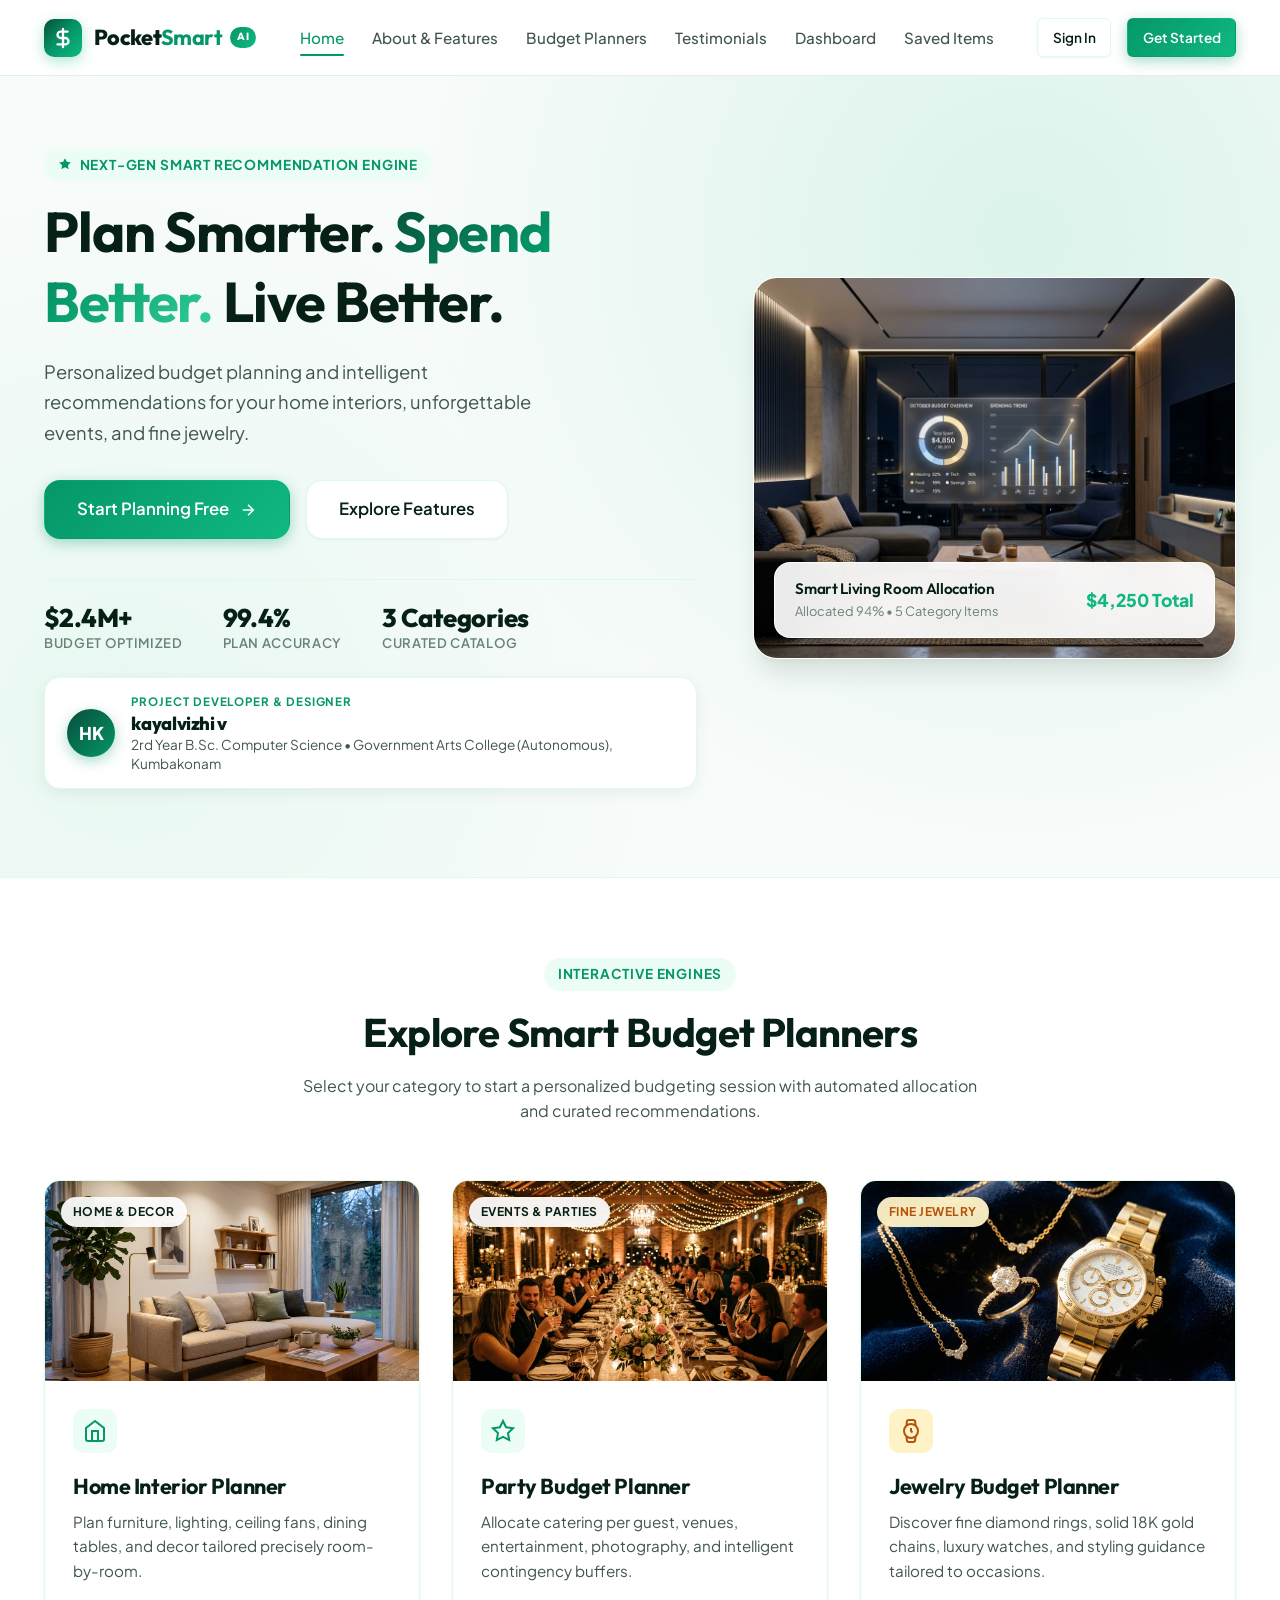
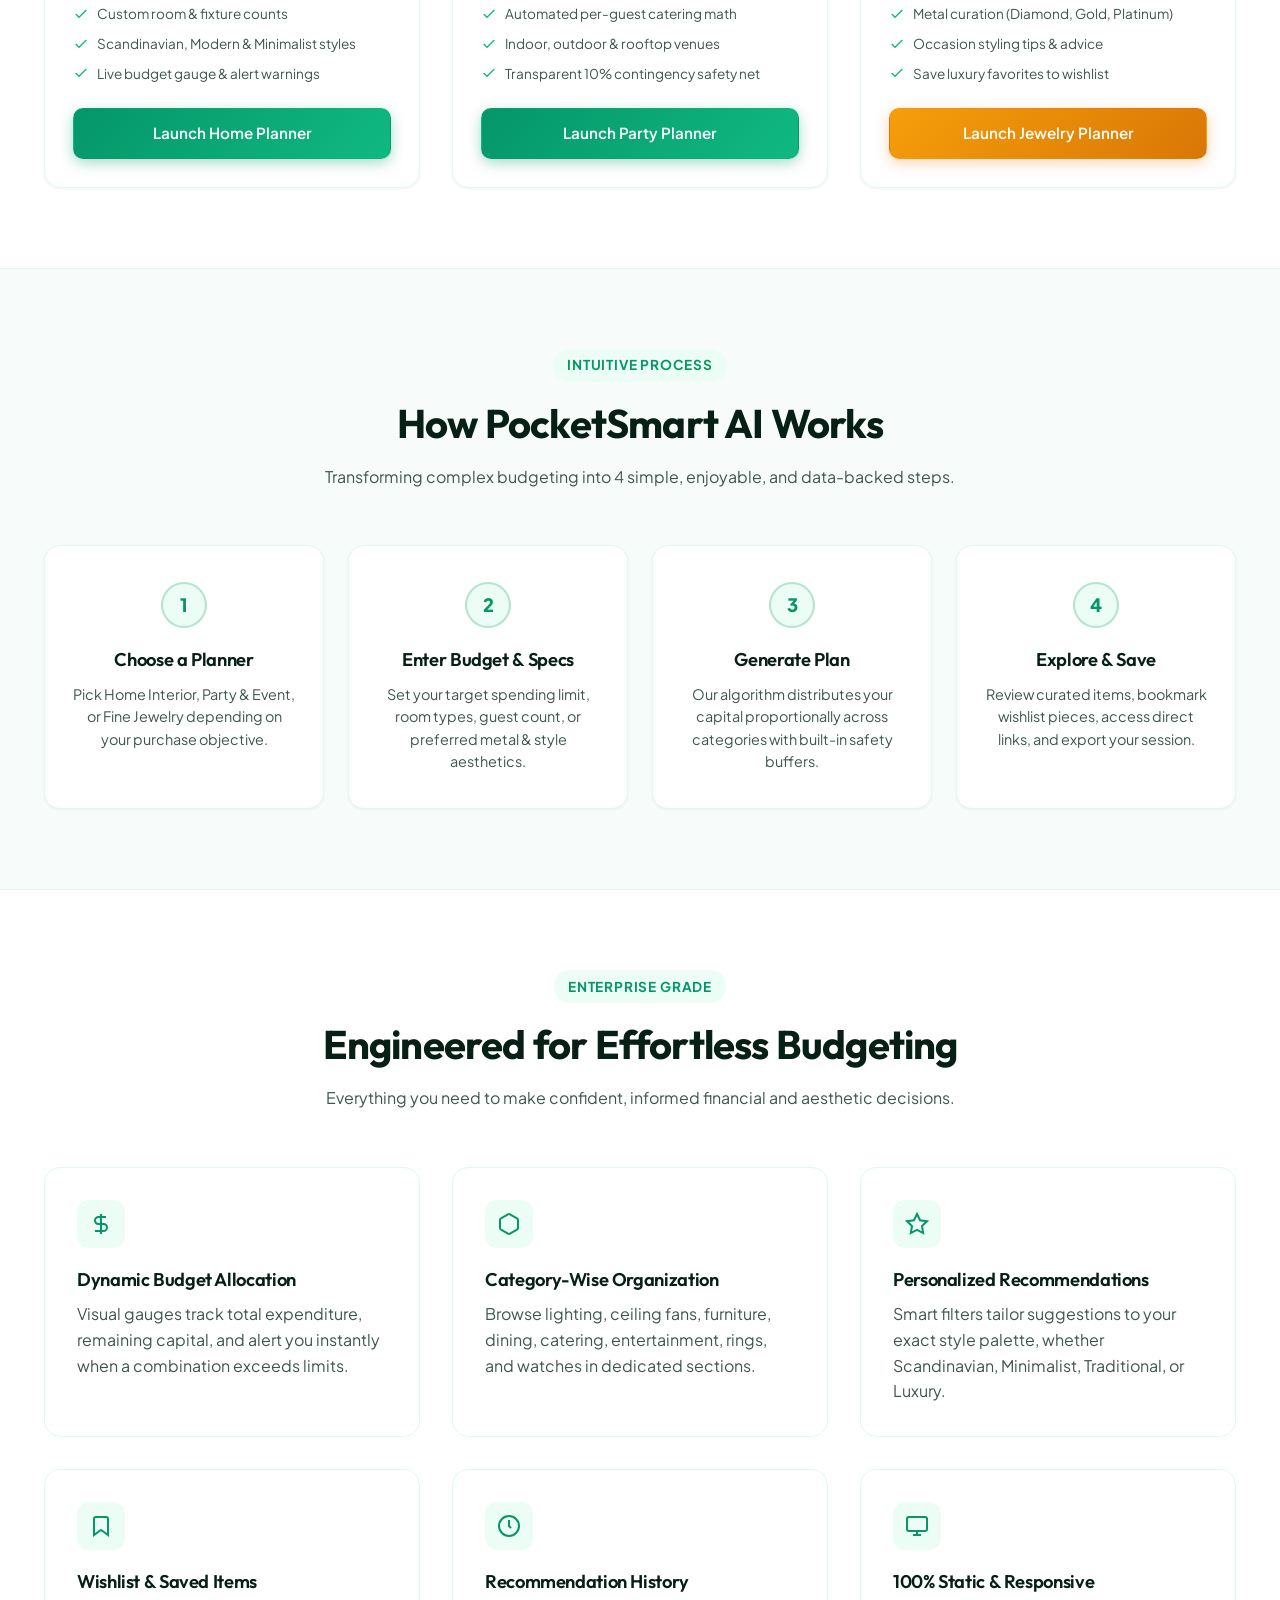
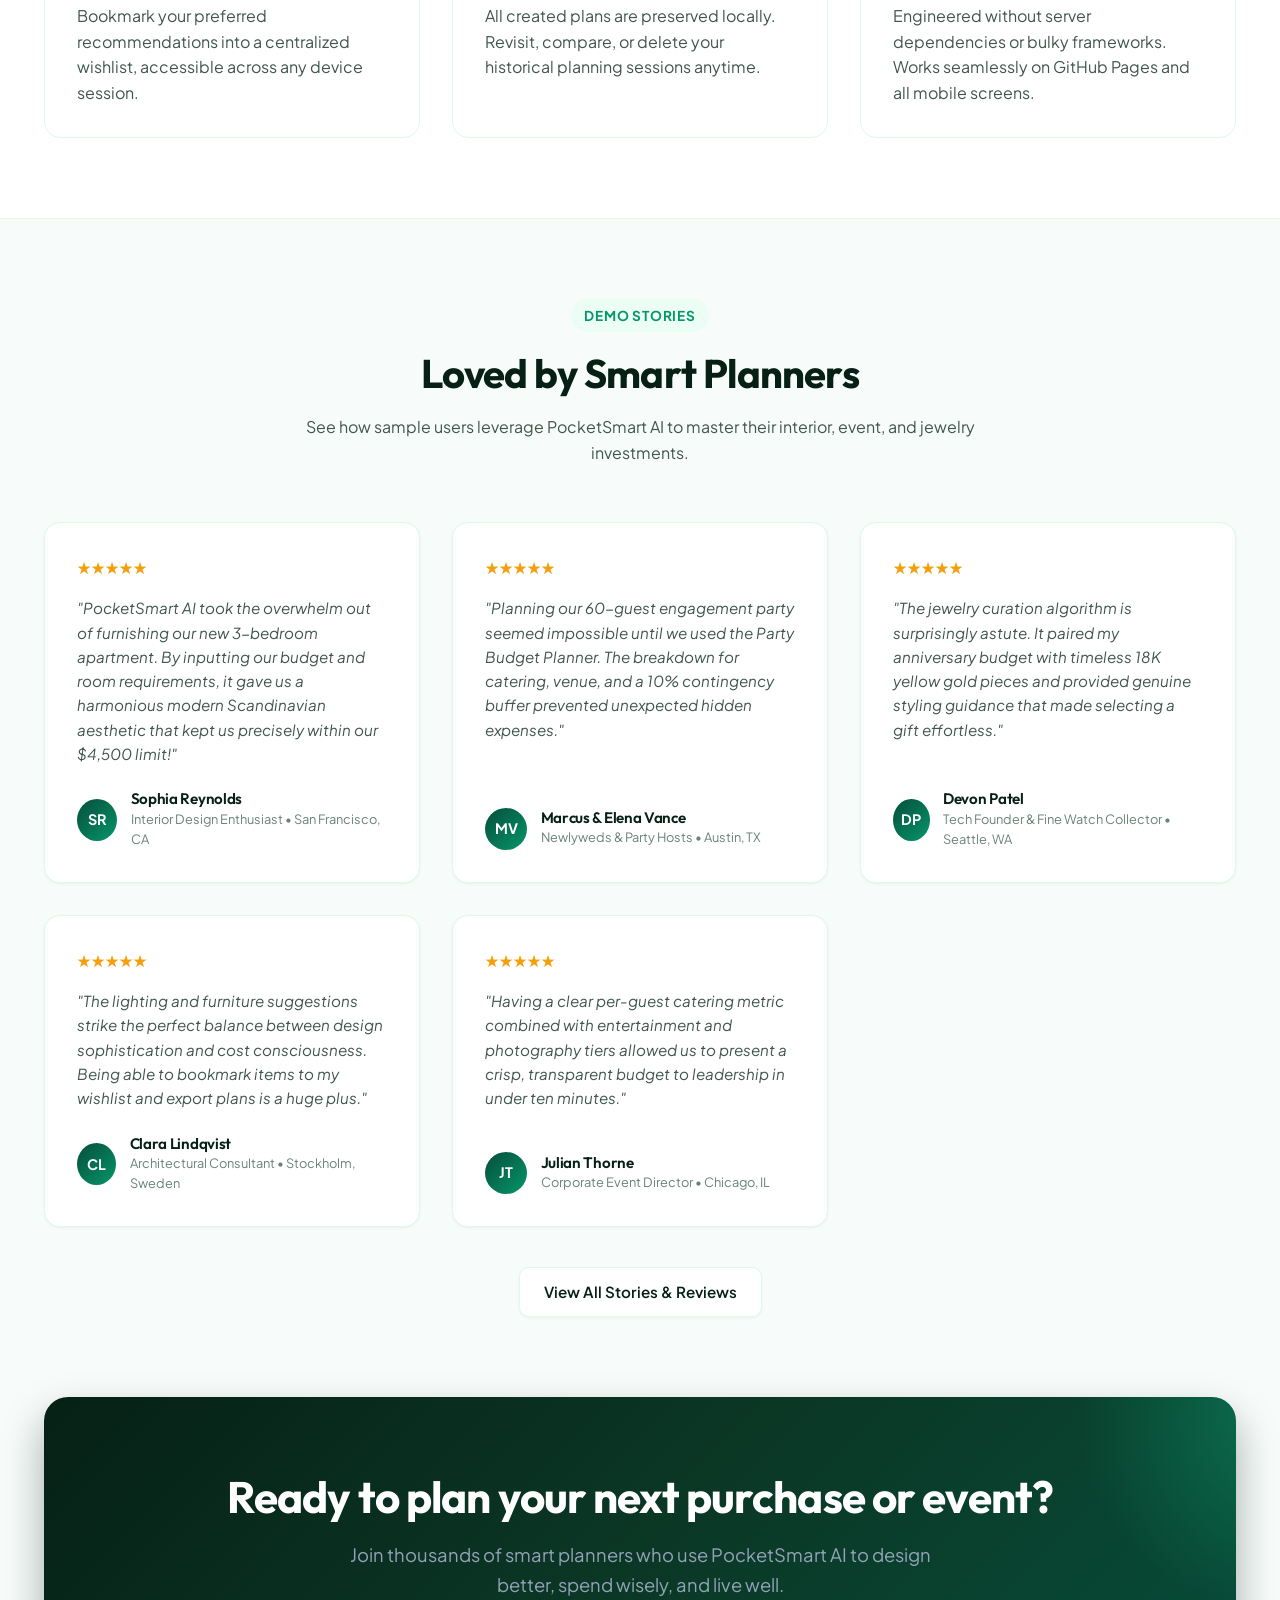
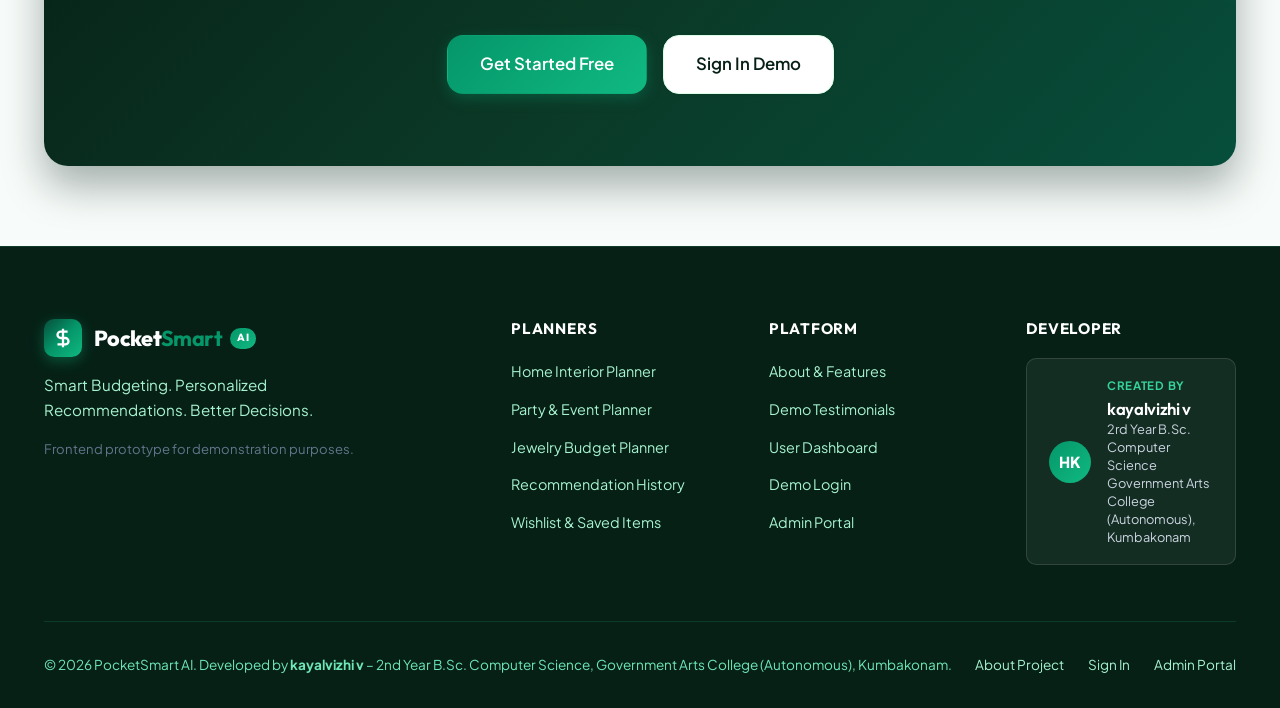
<file: index.html>
<!DOCTYPE html>
<html lang="en">

<head>
  <meta charset="UTF-8">
  <meta name="viewport" content="width=device-width, initial-scale=1.0">
  <title>PocketSmart AI – Smart Budget Planning & Personalized Recommendations</title>
  <meta name="description"
    content="Intelligent AI-inspired budget planning and personalized recommendations for home interiors, parties and events, and fine jewelry.">
  <link rel="stylesheet" href="css/style.css">
  <link rel="stylesheet" href="css/components.css">
  <link rel="stylesheet" href="css/responsive.css">
</head>

<body>

  <!-- Navigation Bar -->
  <header class="navbar" id="topNav">
    <div class="container">
      <a href="index.html" class="brand-logo" aria-label="PocketSmart AI Home">
        <div class="brand-icon">
          <svg width="22" height="22" viewBox="0 0 24 24" fill="none" stroke="currentColor" stroke-width="2.5"
            stroke-linecap="round" stroke-linejoin="round">
            <path d="M12 2v20M17 5H9.5a3.5 3.5 0 0 0 0 7h5a3.5 3.5 0 0 1 0 7H6"></path>
          </svg>
        </div>
        <span>Pocket<span class="highlight">Smart</span></span>
        <span class="brand-badge">AI</span>
      </a>

      <nav>
        <ul class="nav-menu" id="navMenu">
          <li><a href="index.html" class="nav-link active">Home</a></li>
          <li><a href="about.html" class="nav-link">About & Features</a></li>
          <li><a href="#planners" class="nav-link">Budget Planners</a></li>
          <li><a href="testimonials.html" class="nav-link">Testimonials</a></li>
          <li><a href="dashboard.html" class="nav-link">Dashboard</a></li>
          <li><a href="saved.html" class="nav-link">Saved Items</a></li>

          <li class="mobile-actions"></li>
        </ul>
      </nav>

      <div class="nav-actions">
        <!-- Hydrated dynamically by ui.js -->
        <a href="login.html" class="btn btn-secondary btn-sm">Sign In</a>
        <a href="#planners" class="btn btn-primary btn-sm">Get Started</a>
      </div>

      <button class="menu-toggle" id="menuToggle" aria-label="Toggle Navigation Menu">
        <svg width="24" height="24" viewBox="0 0 24 24" fill="none" stroke="currentColor" stroke-width="2">
          <line x1="3" y1="12" x2="21" y2="12"></line>
          <line x1="3" y1="6" x2="21" y2="6"></line>
          <line x1="3" y1="18" x2="21" y2="18"></line>
        </svg>
      </button>
    </div>
  </header>

  <main class="main-content">
    <!-- Hero Section -->
    <section class="hero">
      <div class="container">
        <div class="hero-grid">
          <div class="hero-content">
            <div class="section-tag">
              <svg width="14" height="14" viewBox="0 0 24 24" fill="currentColor">
                <polygon
                  points="12 2 15.09 8.26 22 9.27 17 14.14 18.18 21.02 12 17.77 5.82 21.02 7 14.14 2 9.27 8.91 8.26 12 2">
                </polygon>
              </svg>
              Next-Gen Smart Recommendation Engine
            </div>
            <h1>Plan Smarter. <span class="gradient-text">Spend Better.</span> Live Better.</h1>
            <p class="hero-subtitle">
              Personalized budget planning and intelligent recommendations for your home interiors, unforgettable
              events, and fine jewelry.
            </p>

            <div class="hero-cta">
              <a href="#planners" class="btn btn-primary btn-lg">
                Start Planning Free
                <svg width="18" height="18" viewBox="0 0 24 24" fill="none" stroke="currentColor" stroke-width="2">
                  <line x1="5" y1="12" x2="19" y2="12"></line>
                  <polyline points="12 5 19 12 12 19"></polyline>
                </svg>
              </a>
              <a href="about.html" class="btn btn-secondary btn-lg">Explore Features</a>
            </div>

            <div class="hero-stats">
              <div class="stat-item">
                <h4>$2.4M+</h4>
                <p>Budget Optimized</p>
              </div>
              <div class="stat-item">
                <h4>99.4%</h4>
                <p>Plan Accuracy</p>
              </div>
              <div class="stat-item">
                <h4>3 Categories</h4>
                <p>Curated Catalog</p>
              </div>
            </div>

            <!-- Student Developer Spotlight Card -->
            <div class="creator-spotlight-badge">
              <div class="creator-avatar-circle">HK</div>
              <div class="creator-meta">
                <span class="creator-by">Project Developer & Designer</span>
                <h3 class="creator-name">kayalvizhi v</h3>
                <p class="creator-detail">2rd Year B.Sc. Computer Science • Government Arts College (Autonomous),
                  Kumbakonam</p>
              </div>
            </div>
          </div>

          <div class="hero-visual">
            <div class="hero-visual-card">
              <img src="assets/images/hero_banner.jpg" alt="PocketSmart AI Smart Interior Budget Dashboard"
                class="hero-visual-img" />
              <div class="hero-floating-badge">
                <div class="hero-badge-info">
                  <h5>Smart Living Room Allocation</h5>
                  <p>Allocated 94% • 5 Category Items</p>
                </div>
                <div class="hero-badge-value">$4,250 Total</div>
              </div>
            </div>
          </div>
        </div>
      </div>
    </section>

    <!-- Smart Budget Planners Section -->
    <section class="section section-subtle" id="planners">
      <div class="container">
        <div class="section-header">
          <div class="section-tag">Interactive Engines</div>
          <h2>Explore Smart Budget Planners</h2>
          <p>Select your category to start a personalized budgeting session with automated allocation and curated
            recommendations.</p>
        </div>

        <div class="grid-3">
          <!-- 1. Home Interior Planner Card -->
          <div class="planner-card">
            <div class="planner-card-img-wrap">
              <img src="assets/images/home_thumb.jpg" alt="Home Interior Planner" class="planner-card-img" />
              <span class="planner-badge">Home & Decor</span>
            </div>
            <div class="planner-card-body">
              <div class="planner-card-icon">
                <svg width="24" height="24" viewBox="0 0 24 24" fill="none" stroke="currentColor" stroke-width="2">
                  <path d="M3 9l9-7 9 7v11a2 2 0 0 1-2 2H5a2 2 0 0 1-2-2z"></path>
                  <polyline points="9 22 9 12 15 12 15 22"></polyline>
                </svg>
              </div>
              <h3>Home Interior Planner</h3>
              <p>Plan furniture, lighting, ceiling fans, dining tables, and decor tailored precisely room-by-room.</p>

              <ul class="planner-features">
                <li>
                  <svg width="16" height="16" viewBox="0 0 24 24" fill="none" stroke="currentColor" stroke-width="2">
                    <polyline points="20 6 9 17 4 12"></polyline>
                  </svg>
                  Custom room & fixture counts
                </li>
                <li>
                  <svg width="16" height="16" viewBox="0 0 24 24" fill="none" stroke="currentColor" stroke-width="2">
                    <polyline points="20 6 9 17 4 12"></polyline>
                  </svg>
                  Scandinavian, Modern & Minimalist styles
                </li>
                <li>
                  <svg width="16" height="16" viewBox="0 0 24 24" fill="none" stroke="currentColor" stroke-width="2">
                    <polyline points="20 6 9 17 4 12"></polyline>
                  </svg>
                  Live budget gauge & alert warnings
                </li>
              </ul>

              <a href="home-planner.html" class="btn btn-primary btn-block">Launch Home Planner</a>
            </div>
          </div>

          <!-- 2. Party Budget Planner Card -->
          <div class="planner-card">
            <div class="planner-card-img-wrap">
              <img src="assets/images/party_thumb.jpg" alt="Party Budget Planner" class="planner-card-img" />
              <span class="planner-badge">Events & Parties</span>
            </div>
            <div class="planner-card-body">
              <div class="planner-card-icon">
                <svg width="24" height="24" viewBox="0 0 24 24" fill="none" stroke="currentColor" stroke-width="2">
                  <polygon
                    points="12 2 15.09 8.26 22 9.27 17 14.14 18.18 21.02 12 17.77 5.82 21.02 7 14.14 2 9.27 8.91 8.26 12 2">
                  </polygon>
                </svg>
              </div>
              <h3>Party Budget Planner</h3>
              <p>Allocate catering per guest, venues, entertainment, photography, and intelligent contingency buffers.
              </p>

              <ul class="planner-features">
                <li>
                  <svg width="16" height="16" viewBox="0 0 24 24" fill="none" stroke="currentColor" stroke-width="2">
                    <polyline points="20 6 9 17 4 12"></polyline>
                  </svg>
                  Automated per-guest catering math
                </li>
                <li>
                  <svg width="16" height="16" viewBox="0 0 24 24" fill="none" stroke="currentColor" stroke-width="2">
                    <polyline points="20 6 9 17 4 12"></polyline>
                  </svg>
                  Indoor, outdoor & rooftop venues
                </li>
                <li>
                  <svg width="16" height="16" viewBox="0 0 24 24" fill="none" stroke="currentColor" stroke-width="2">
                    <polyline points="20 6 9 17 4 12"></polyline>
                  </svg>
                  Transparent 10% contingency safety net
                </li>
              </ul>

              <a href="party-planner.html" class="btn btn-primary btn-block">Launch Party Planner</a>
            </div>
          </div>

          <!-- 3. Jewelry Budget Planner Card -->
          <div class="planner-card gold-theme">
            <div class="planner-card-img-wrap">
              <img src="assets/images/jewelry_thumb.jpg" alt="Jewelry Budget Planner" class="planner-card-img" />
              <span class="planner-badge gold">Fine Jewelry</span>
            </div>
            <div class="planner-card-body">
              <div class="planner-card-icon">
                <svg width="24" height="24" viewBox="0 0 24 24" fill="none" stroke="currentColor" stroke-width="2">
                  <circle cx="12" cy="12" r="7"></circle>
                  <polyline points="12 9 12 12 13.5 13.5"></polyline>
                  <path
                    d="M16.51 17.35l-.35 3.83a2 2 0 0 1-2 1.82H9.83a2 2 0 0 1-2-1.82l-.35-3.83m.01-10.7l.35-3.83A2 2 0 0 1 9.83 1h4.35a2 2 0 0 1 2 1.82l.35 3.83">
                  </path>
                </svg>
              </div>
              <h3>Jewelry Budget Planner</h3>
              <p>Discover fine diamond rings, solid 18K gold chains, luxury watches, and styling guidance tailored to
                occasions.</p>

              <ul class="planner-features">
                <li>
                  <svg width="16" height="16" viewBox="0 0 24 24" fill="none" stroke="currentColor" stroke-width="2">
                    <polyline points="20 6 9 17 4 12"></polyline>
                  </svg>
                  Metal curation (Diamond, Gold, Platinum)
                </li>
                <li>
                  <svg width="16" height="16" viewBox="0 0 24 24" fill="none" stroke="currentColor" stroke-width="2">
                    <polyline points="20 6 9 17 4 12"></polyline>
                  </svg>
                  Occasion styling tips & advice
                </li>
                <li>
                  <svg width="16" height="16" viewBox="0 0 24 24" fill="none" stroke="currentColor" stroke-width="2">
                    <polyline points="20 6 9 17 4 12"></polyline>
                  </svg>
                  Save luxury favorites to wishlist
                </li>
              </ul>

              <a href="jewelry-planner.html" class="btn btn-gold btn-block">Launch Jewelry Planner</a>
            </div>
          </div>
        </div>
      </div>
    </section>

    <!-- How It Works Section -->
    <section class="section">
      <div class="container">
        <div class="section-header">
          <div class="section-tag">Intuitive Process</div>
          <h2>How PocketSmart AI Works</h2>
          <p>Transforming complex budgeting into 4 simple, enjoyable, and data-backed steps.</p>
        </div>

        <div class="grid-4">
          <div class="step-card">
            <div class="step-number">1</div>
            <h4>Choose a Planner</h4>
            <p>Pick Home Interior, Party & Event, or Fine Jewelry depending on your purchase objective.</p>
          </div>

          <div class="step-card">
            <div class="step-number">2</div>
            <h4>Enter Budget & Specs</h4>
            <p>Set your target spending limit, room types, guest count, or preferred metal & style aesthetics.</p>
          </div>

          <div class="step-card">
            <div class="step-number">3</div>
            <h4>Generate Plan</h4>
            <p>Our algorithm distributes your capital proportionally across categories with built-in safety buffers.</p>
          </div>

          <div class="step-card">
            <div class="step-number">4</div>
            <h4>Explore & Save</h4>
            <p>Review curated items, bookmark wishlist pieces, access direct links, and export your session.</p>
          </div>
        </div>
      </div>
    </section>

    <!-- Platform Features Grid -->
    <section class="section section-subtle">
      <div class="container">
        <div class="section-header">
          <div class="section-tag">Enterprise Grade</div>
          <h2>Engineered for Effortless Budgeting</h2>
          <p>Everything you need to make confident, informed financial and aesthetic decisions.</p>
        </div>

        <div class="grid-3">
          <div class="feature-box">
            <div class="feature-icon-box">
              <svg width="24" height="24" viewBox="0 0 24 24" fill="none" stroke="currentColor" stroke-width="2">
                <path d="M12 2v20M17 5H9.5a3.5 3.5 0 0 0 0 7h5a3.5 3.5 0 0 1 0 7H6"></path>
              </svg>
            </div>
            <h4>Dynamic Budget Allocation</h4>
            <p>Visual gauges track total expenditure, remaining capital, and alert you instantly when a combination
              exceeds limits.</p>
          </div>

          <div class="feature-box">
            <div class="feature-icon-box">
              <svg width="24" height="24" viewBox="0 0 24 24" fill="none" stroke="currentColor" stroke-width="2">
                <path
                  d="M21 16V8a2 2 0 0 0-1-1.73l-7-4a2 2 0 0 0-2 0l-7 4A2 2 0 0 0 3 8v8a2 2 0 0 0 1 1.73l7 4a2 2 0 0 0 2 0l7-4A2 2 0 0 0 21 16z">
                </path>
              </svg>
            </div>
            <h4>Category-Wise Organization</h4>
            <p>Browse lighting, ceiling fans, furniture, dining, catering, entertainment, rings, and watches in
              dedicated sections.</p>
          </div>

          <div class="feature-box">
            <div class="feature-icon-box">
              <svg width="24" height="24" viewBox="0 0 24 24" fill="none" stroke="currentColor" stroke-width="2">
                <polygon
                  points="12 2 15.09 8.26 22 9.27 17 14.14 18.18 21.02 12 17.77 5.82 21.02 7 14.14 2 9.27 8.91 8.26 12 2">
                </polygon>
              </svg>
            </div>
            <h4>Personalized Recommendations</h4>
            <p>Smart filters tailor suggestions to your exact style palette, whether Scandinavian, Minimalist,
              Traditional, or Luxury.</p>
          </div>

          <div class="feature-box">
            <div class="feature-icon-box">
              <svg width="24" height="24" viewBox="0 0 24 24" fill="none" stroke="currentColor" stroke-width="2">
                <path d="M19 21l-7-5-7 5V5a2 2 0 0 1 2-2h10a2 2 0 0 1 2 2z"></path>
              </svg>
            </div>
            <h4>Wishlist & Saved Items</h4>
            <p>Bookmark your preferred recommendations into a centralized wishlist, accessible across any device
              session.</p>
          </div>

          <div class="feature-box">
            <div class="feature-icon-box">
              <svg width="24" height="24" viewBox="0 0 24 24" fill="none" stroke="currentColor" stroke-width="2">
                <circle cx="12" cy="12" r="10"></circle>
                <polyline points="12 6 12 12 14 14"></polyline>
              </svg>
            </div>
            <h4>Recommendation History</h4>
            <p>All created plans are preserved locally. Revisit, compare, or delete your historical planning sessions
              anytime.</p>
          </div>

          <div class="feature-box">
            <div class="feature-icon-box">
              <svg width="24" height="24" viewBox="0 0 24 24" fill="none" stroke="currentColor" stroke-width="2">
                <rect x="2" y="3" width="20" height="14" rx="2" ry="2"></rect>
                <line x1="8" y1="21" x2="16" y2="21"></line>
                <line x1="12" y1="17" x2="12" y2="21"></line>
              </svg>
            </div>
            <h4>100% Static & Responsive</h4>
            <p>Engineered without server dependencies or bulky frameworks. Works seamlessly on GitHub Pages and all
              mobile screens.</p>
          </div>
        </div>
      </div>
    </section>

    <!-- Testimonials Preview Section -->
    <section class="section">
      <div class="container">
        <div class="section-header">
          <div class="section-tag">Demo Stories</div>
          <h2>Loved by Smart Planners</h2>
          <p>See how sample users leverage PocketSmart AI to master their interior, event, and jewelry investments.</p>
        </div>

        <div class="grid-3" id="testimonialsGrid">
          <!-- Hydrated dynamically from data/testimonials.json -->
        </div>

        <div style="text-align: center; margin-top: 2.5rem;">
          <a href="testimonials.html" class="btn btn-secondary">View All Stories & Reviews</a>
        </div>
      </div>
    </section>

    <!-- Call to Action Section -->
    <section class="section" style="padding-top: 0;">
      <div class="container">
        <div class="cta-banner">
          <h2>Ready to plan your next purchase or event?</h2>
          <p>Join thousands of smart planners who use PocketSmart AI to design better, spend wisely, and live well.</p>
          <div class="cta-buttons">
            <a href="register.html" class="btn btn-primary btn-lg">Get Started Free</a>
            <a href="login.html" class="btn btn-secondary btn-lg">Sign In Demo</a>
          </div>
        </div>
      </div>
    </section>
  </main>

  <!-- Footer -->
  <footer class="footer">
    <div class="container">
      <div class="footer-grid">
        <div class="footer-brand">
          <a href="index.html" class="brand-logo" style="color: #fff;">
            <div class="brand-icon">
              <svg width="22" height="22" viewBox="0 0 24 24" fill="none" stroke="currentColor" stroke-width="2.5">
                <path d="M12 2v20M17 5H9.5a3.5 3.5 0 0 0 0 7h5a3.5 3.5 0 0 1 0 7H6"></path>
              </svg>
            </div>
            <span>Pocket<span class="highlight">Smart</span></span>
            <span class="brand-badge">AI</span>
          </a>
          <p>Smart Budgeting. Personalized Recommendations. Better Decisions.</p>
          <div style="margin-top: 1rem; font-size: 0.82rem; color: #64748b;">
            Frontend prototype for demonstration purposes.
          </div>
        </div>

        <div>
          <h4 class="footer-title">Planners</h4>
          <ul class="footer-links">
            <li><a href="home-planner.html">Home Interior Planner</a></li>
            <li><a href="party-planner.html">Party & Event Planner</a></li>
            <li><a href="jewelry-planner.html">Jewelry Budget Planner</a></li>
            <li><a href="history.html">Recommendation History</a></li>
            <li><a href="saved.html">Wishlist & Saved Items</a></li>
          </ul>
        </div>

        <div>
          <h4 class="footer-title">Platform</h4>
          <ul class="footer-links">
            <li><a href="about.html">About & Features</a></li>
            <li><a href="testimonials.html">Demo Testimonials</a></li>
            <li><a href="dashboard.html">User Dashboard</a></li>
            <li><a href="login.html">Demo Login</a></li>
            <li><a href="admin-login.html">Admin Portal</a></li>
          </ul>
        </div>

        <div>
          <h4 class="footer-title">Developer</h4>
          <div class="footer-creator-box">
            <div class="footer-creator-avatar">HK</div>
            <div>
              <div
                style="font-size: 0.72rem; text-transform: uppercase; color: var(--accent-color); font-weight: 700; letter-spacing: 0.06em;">
                Created By</div>
              <h4 style="color: #ffffff; font-size: 1.05rem; margin: 0.15rem 0;">kayalvizhi v</h4>
              <p style="font-size: 0.8rem; color: #cbd5e1; margin: 0; line-height: 1.4;">
                2rd Year B.Sc. Computer Science<br>
                Government Arts College (Autonomous), Kumbakonam
              </p>
            </div>
          </div>
        </div>
      </div>

      <div class="footer-bottom">
        <p>&copy; 2026 PocketSmart AI. Developed by <strong>kayalvizhi v</strong> – 2nd Year B.Sc. Computer Science,
            Government Arts College (Autonomous), Kumbakonam.</p>
        <div style="display: flex; gap: 1.5rem;">
          <a href="about.html" style="color: #a7f3d0;">About Project</a>
          <a href="login.html" style="color: #a7f3d0;">Sign In</a>
          <a href="admin-login.html" style="color: #a7f3d0;">Admin Portal</a>
        </div>
      </div>
    </div>
  </footer>

  <!-- Scripts -->
  <script src="js/storage.js"></script>
  <script src="js/ui.js"></script>
  <script src="js/auth.js"></script>
  <script src="js/app.js"></script>
</body>

</html>
</file>
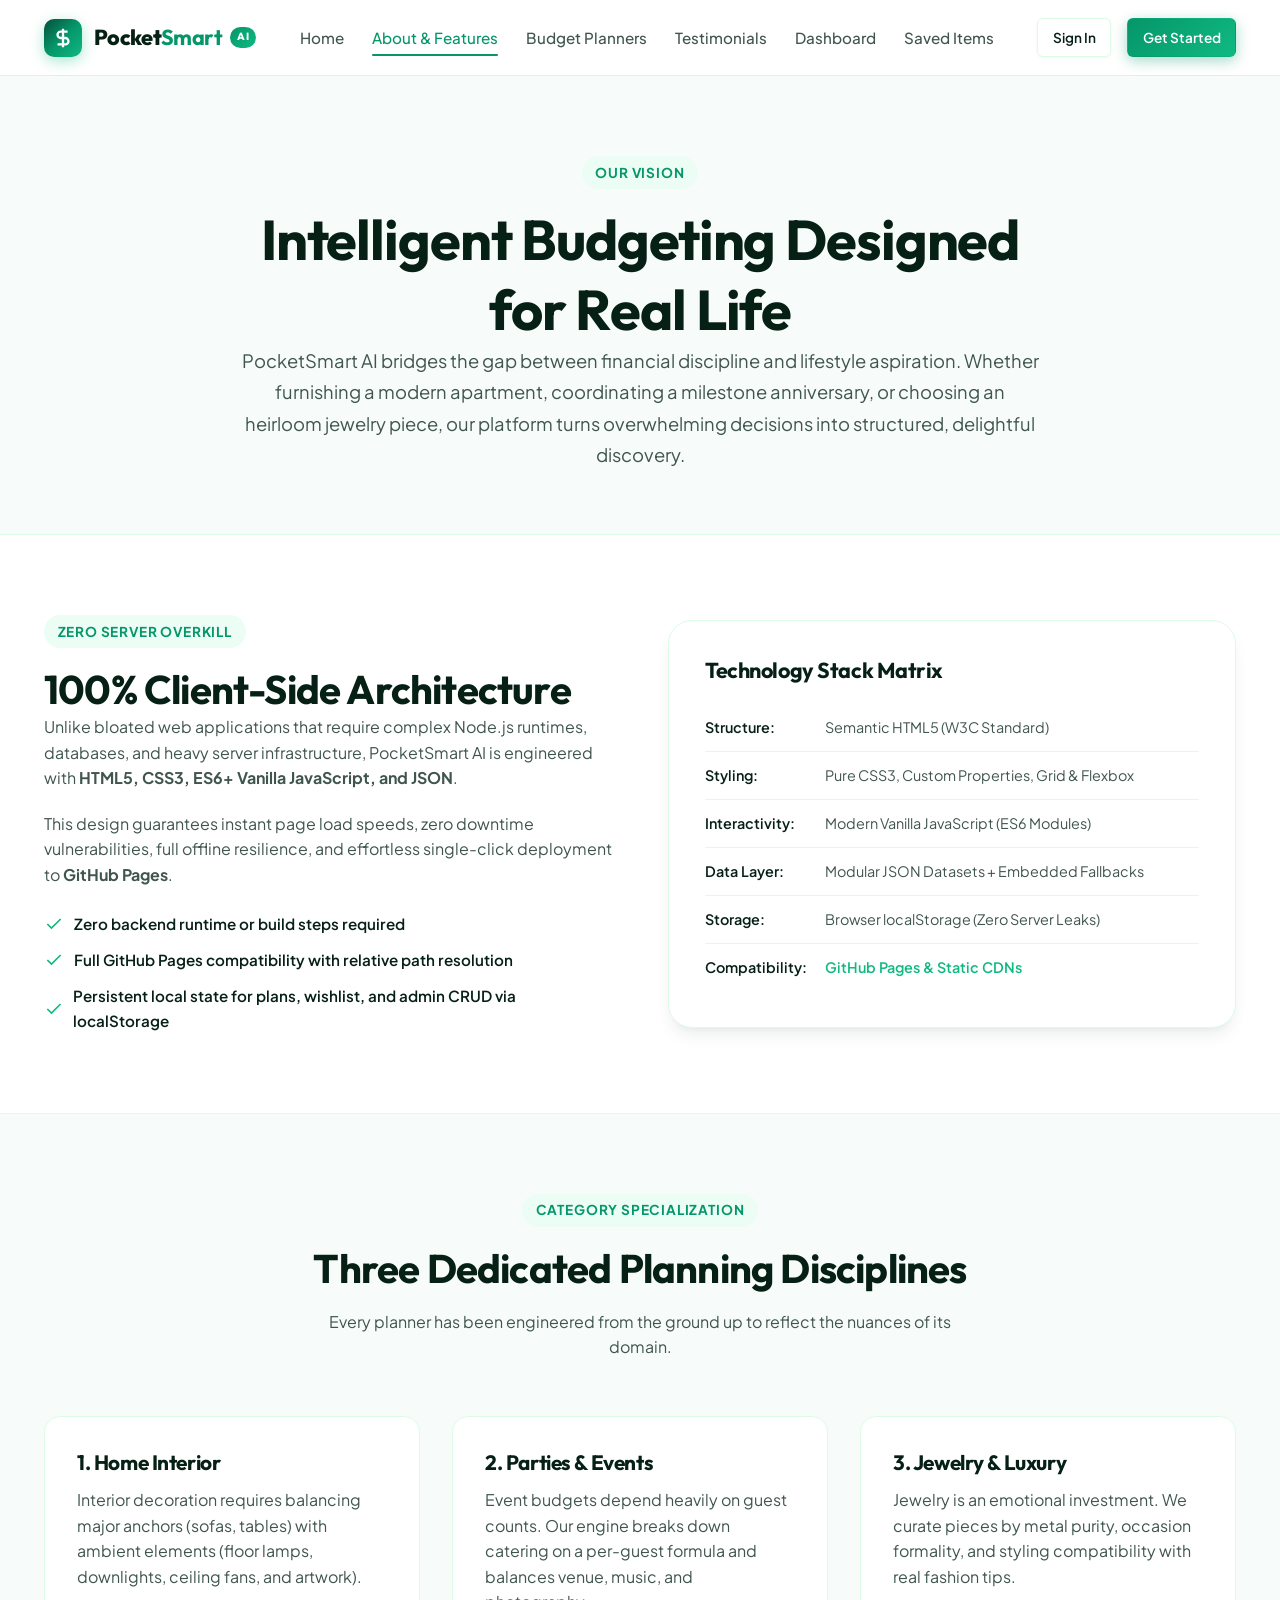
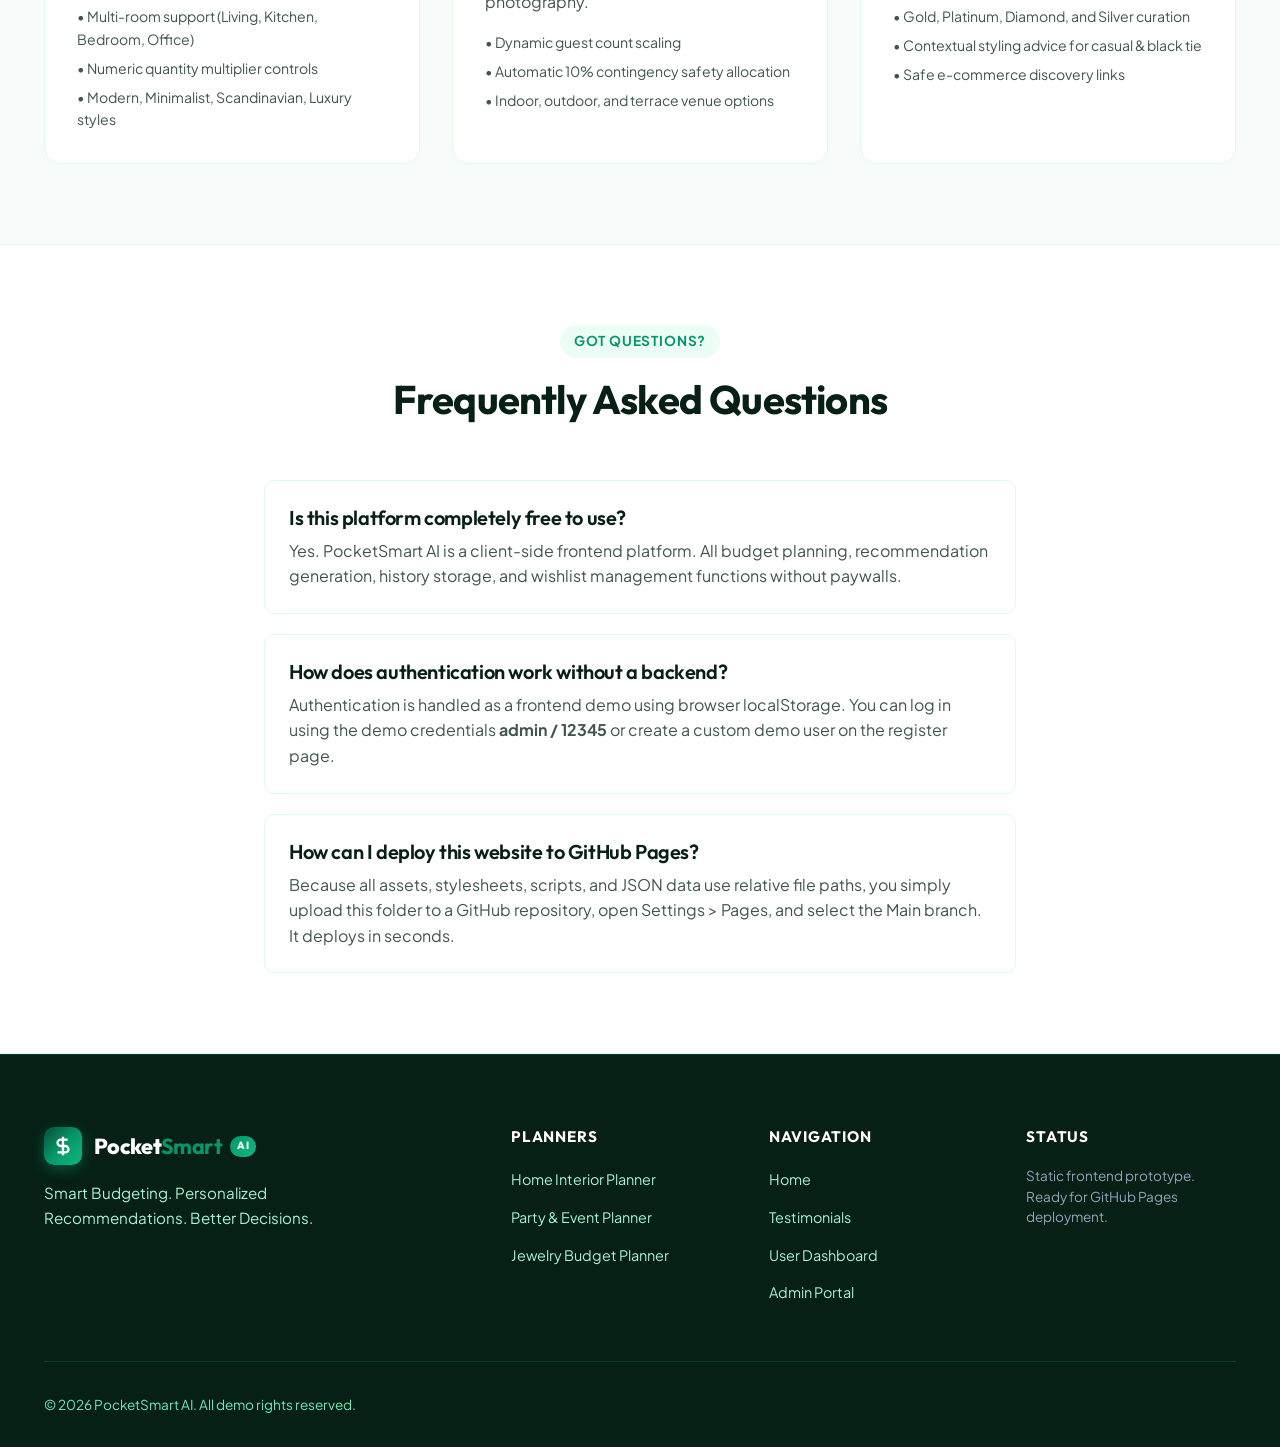
<file: about.html>
<!DOCTYPE html>
<html lang="en">
<head>
  <meta charset="UTF-8">
  <meta name="viewport" content="width=device-width, initial-scale=1.0">
  <title>About & Features – PocketSmart AI</title>
  <meta name="description" content="Discover how PocketSmart AI empowers individuals to budget smartly and make data-backed purchases across home interior, events, and jewelry.">
  <link rel="stylesheet" href="css/style.css">
  <link rel="stylesheet" href="css/components.css">
  <link rel="stylesheet" href="css/responsive.css">
</head>
<body>

  <!-- Demo Banner -->
  <div class="demo-banner">
    <span>💡 <strong>Demo Prototype:</strong> PocketSmart AI static frontend demo. Default credentials: <strong>admin / 12345</strong></span>
  </div>

  <!-- Header -->
  <header class="navbar" id="topNav">
    <div class="container">
      <a href="index.html" class="brand-logo">
        <div class="brand-icon">
          <svg width="22" height="22" viewBox="0 0 24 24" fill="none" stroke="currentColor" stroke-width="2.5"><path d="M12 2v20M17 5H9.5a3.5 3.5 0 0 0 0 7h5a3.5 3.5 0 0 1 0 7H6"></path></svg>
        </div>
        <span>Pocket<span class="highlight">Smart</span></span>
        <span class="brand-badge">AI</span>
      </a>

      <nav>
        <ul class="nav-menu" id="navMenu">
          <li><a href="index.html" class="nav-link">Home</a></li>
          <li><a href="about.html" class="nav-link active">About & Features</a></li>
          <li><a href="index.html#planners" class="nav-link">Budget Planners</a></li>
          <li><a href="testimonials.html" class="nav-link">Testimonials</a></li>
          <li><a href="dashboard.html" class="nav-link">Dashboard</a></li>
          <li><a href="saved.html" class="nav-link">Saved Items</a></li>
          <li class="mobile-actions"></li>
        </ul>
      </nav>

      <div class="nav-actions"></div>
      <button class="menu-toggle" id="menuToggle" aria-label="Toggle Navigation Menu">
        <svg width="24" height="24" viewBox="0 0 24 24" fill="none" stroke="currentColor" stroke-width="2"><line x1="3" y1="12" x2="21" y2="12"></line><line x1="3" y1="6" x2="21" y2="6"></line><line x1="3" y1="18" x2="21" y2="18"></line></svg>
      </button>
    </div>
  </header>

  <main class="main-content">
    <!-- Hero Header -->
    <section class="section" style="padding-bottom: 2rem;">
      <div class="container">
        <div class="section-header" style="max-width: 800px; margin-bottom: 2rem;">
          <div class="section-tag">Our Vision</div>
          <h1>Intelligent Budgeting Designed for Real Life</h1>
          <p style="font-size: 1.15rem; line-height: 1.7;">
            PocketSmart AI bridges the gap between financial discipline and lifestyle aspiration. Whether furnishing a modern apartment, coordinating a milestone anniversary, or choosing an heirloom jewelry piece, our platform turns overwhelming decisions into structured, delightful discovery.
          </p>
        </div>
      </div>
    </section>

    <!-- Architecture & Philosophy -->
    <section class="section section-subtle">
      <div class="container">
        <div class="grid-2" style="align-items: center; gap: 3.5rem;">
          <div>
            <div class="section-tag">Zero Server Overkill</div>
            <h2>100% Client-Side Architecture</h2>
            <p style="margin-bottom: 1.25rem;">
              Unlike bloated web applications that require complex Node.js runtimes, databases, and heavy server infrastructure, PocketSmart AI is engineered with <strong>HTML5, CSS3, ES6+ Vanilla JavaScript, and JSON</strong>.
            </p>
            <p style="margin-bottom: 1.5rem;">
              This design guarantees instant page load speeds, zero downtime vulnerabilities, full offline resilience, and effortless single-click deployment to <strong>GitHub Pages</strong>.
            </p>

            <div style="display: flex; flex-direction: column; gap: 0.75rem;">
              <div style="display: flex; align-items: center; gap: 0.6rem; font-weight: 600; font-size: 0.95rem;">
                <svg width="20" height="20" viewBox="0 0 24 24" fill="none" stroke="#10b981" stroke-width="2"><polyline points="20 6 9 17 4 12"></polyline></svg>
                <span>Zero backend runtime or build steps required</span>
              </div>
              <div style="display: flex; align-items: center; gap: 0.6rem; font-weight: 600; font-size: 0.95rem;">
                <svg width="20" height="20" viewBox="0 0 24 24" fill="none" stroke="#10b981" stroke-width="2"><polyline points="20 6 9 17 4 12"></polyline></svg>
                <span>Full GitHub Pages compatibility with relative path resolution</span>
              </div>
              <div style="display: flex; align-items: center; gap: 0.6rem; font-weight: 600; font-size: 0.95rem;">
                <svg width="20" height="20" viewBox="0 0 24 24" fill="none" stroke="#10b981" stroke-width="2"><polyline points="20 6 9 17 4 12"></polyline></svg>
                <span>Persistent local state for plans, wishlist, and admin CRUD via localStorage</span>
              </div>
            </div>
          </div>

          <div style="background: var(--surface-card); border: 1px solid var(--border-color); border-radius: var(--radius-xl); padding: 2.25rem; box-shadow: var(--shadow-lg);">
            <h3 style="margin-bottom: 1.25rem; font-size: 1.35rem;">Technology Stack Matrix</h3>
            <table style="width: 100%; border-collapse: collapse; font-size: 0.9rem;">
              <tr style="border-bottom: 1px solid var(--border-color);">
                <td style="padding: 0.75rem 0; font-weight: 600;">Structure:</td>
                <td style="padding: 0.75rem 0; color: var(--text-secondary);">Semantic HTML5 (W3C Standard)</td>
              </tr>
              <tr style="border-bottom: 1px solid var(--border-color);">
                <td style="padding: 0.75rem 0; font-weight: 600;">Styling:</td>
                <td style="padding: 0.75rem 0; color: var(--text-secondary);">Pure CSS3, Custom Properties, Grid & Flexbox</td>
              </tr>
              <tr style="border-bottom: 1px solid var(--border-color);">
                <td style="padding: 0.75rem 0; font-weight: 600;">Interactivity:</td>
                <td style="padding: 0.75rem 0; color: var(--text-secondary);">Modern Vanilla JavaScript (ES6 Modules)</td>
              </tr>
              <tr style="border-bottom: 1px solid var(--border-color);">
                <td style="padding: 0.75rem 0; font-weight: 600;">Data Layer:</td>
                <td style="padding: 0.75rem 0; color: var(--text-secondary);">Modular JSON Datasets + Embedded Fallbacks</td>
              </tr>
              <tr style="border-bottom: 1px solid var(--border-color);">
                <td style="padding: 0.75rem 0; font-weight: 600;">Storage:</td>
                <td style="padding: 0.75rem 0; color: var(--text-secondary);">Browser localStorage (Zero Server Leaks)</td>
              </tr>
              <tr>
                <td style="padding: 0.75rem 0; font-weight: 600;">Compatibility:</td>
                <td style="padding: 0.75rem 0; color: var(--success-color); font-weight: 600;">GitHub Pages & Static CDNs</td>
              </tr>
            </table>
          </div>
        </div>
      </div>
    </section>

    <!-- Deep-Dive into the 3 Planners -->
    <section class="section">
      <div class="container">
        <div class="section-header">
          <div class="section-tag">Category Specialization</div>
          <h2>Three Dedicated Planning Disciplines</h2>
          <p>Every planner has been engineered from the ground up to reflect the nuances of its domain.</p>
        </div>

        <div class="grid-3">
          <div class="feature-box">
            <h3 style="margin-bottom: 0.75rem; font-size: 1.3rem;">1. Home Interior</h3>
            <p style="margin-bottom: 1rem;">
              Interior decoration requires balancing major anchors (sofas, tables) with ambient elements (floor lamps, downlights, ceiling fans, and artwork).
            </p>
            <ul style="list-style: none; font-size: 0.88rem; display: flex; flex-direction: column; gap: 0.4rem; color: var(--text-secondary);">
              <li>• Multi-room support (Living, Kitchen, Bedroom, Office)</li>
              <li>• Numeric quantity multiplier controls</li>
              <li>• Modern, Minimalist, Scandinavian, Luxury styles</li>
            </ul>
          </div>

          <div class="feature-box">
            <h3 style="margin-bottom: 0.75rem; font-size: 1.3rem;">2. Parties & Events</h3>
            <p style="margin-bottom: 1rem;">
              Event budgets depend heavily on guest counts. Our engine breaks down catering on a per-guest formula and balances venue, music, and photography.
            </p>
            <ul style="list-style: none; font-size: 0.88rem; display: flex; flex-direction: column; gap: 0.4rem; color: var(--text-secondary);">
              <li>• Dynamic guest count scaling</li>
              <li>• Automatic 10% contingency safety allocation</li>
              <li>• Indoor, outdoor, and terrace venue options</li>
            </ul>
          </div>

          <div class="feature-box">
            <h3 style="margin-bottom: 0.75rem; font-size: 1.3rem;">3. Jewelry & Luxury</h3>
            <p style="margin-bottom: 1rem;">
              Jewelry is an emotional investment. We curate pieces by metal purity, occasion formality, and styling compatibility with real fashion tips.
            </p>
            <ul style="list-style: none; font-size: 0.88rem; display: flex; flex-direction: column; gap: 0.4rem; color: var(--text-secondary);">
              <li>• Gold, Platinum, Diamond, and Silver curation</li>
              <li>• Contextual styling advice for casual & black tie</li>
              <li>• Safe e-commerce discovery links</li>
            </ul>
          </div>
        </div>
      </div>
    </section>

    <!-- FAQ Section -->
    <section class="section section-subtle">
      <div class="container" style="max-width: 800px;">
        <div class="section-header">
          <div class="section-tag">Got Questions?</div>
          <h2>Frequently Asked Questions</h2>
        </div>

        <div style="display: flex; flex-direction: column; gap: 1.25rem;">
          <div style="background: var(--surface-card); border: 1px solid var(--border-color); border-radius: var(--radius-md); padding: 1.5rem;">
            <h4 style="margin-bottom: 0.5rem;">Is this platform completely free to use?</h4>
            <p>Yes. PocketSmart AI is a client-side frontend platform. All budget planning, recommendation generation, history storage, and wishlist management functions without paywalls.</p>
          </div>

          <div style="background: var(--surface-card); border: 1px solid var(--border-color); border-radius: var(--radius-md); padding: 1.5rem;">
            <h4 style="margin-bottom: 0.5rem;">How does authentication work without a backend?</h4>
            <p>Authentication is handled as a frontend demo using browser localStorage. You can log in using the demo credentials <strong>admin / 12345</strong> or create a custom demo user on the register page.</p>
          </div>

          <div style="background: var(--surface-card); border: 1px solid var(--border-color); border-radius: var(--radius-md); padding: 1.5rem;">
            <h4 style="margin-bottom: 0.5rem;">How can I deploy this website to GitHub Pages?</h4>
            <p>Because all assets, stylesheets, scripts, and JSON data use relative file paths, you simply upload this folder to a GitHub repository, open Settings &gt; Pages, and select the Main branch. It deploys in seconds.</p>
          </div>
        </div>
      </div>
    </section>
  </main>

  <!-- Footer -->
  <footer class="footer">
    <div class="container">
      <div class="footer-grid">
        <div class="footer-brand">
          <a href="index.html" class="brand-logo" style="color: #fff;">
            <div class="brand-icon">
              <svg width="22" height="22" viewBox="0 0 24 24" fill="none" stroke="currentColor" stroke-width="2.5"><path d="M12 2v20M17 5H9.5a3.5 3.5 0 0 0 0 7h5a3.5 3.5 0 0 1 0 7H6"></path></svg>
            </div>
            <span>Pocket<span class="highlight">Smart</span></span>
            <span class="brand-badge">AI</span>
          </a>
          <p>Smart Budgeting. Personalized Recommendations. Better Decisions.</p>
        </div>

        <div>
          <h4 class="footer-title">Planners</h4>
          <ul class="footer-links">
            <li><a href="home-planner.html">Home Interior Planner</a></li>
            <li><a href="party-planner.html">Party & Event Planner</a></li>
            <li><a href="jewelry-planner.html">Jewelry Budget Planner</a></li>
          </ul>
        </div>

        <div>
          <h4 class="footer-title">Navigation</h4>
          <ul class="footer-links">
            <li><a href="index.html">Home</a></li>
            <li><a href="testimonials.html">Testimonials</a></li>
            <li><a href="dashboard.html">User Dashboard</a></li>
            <li><a href="admin-login.html">Admin Portal</a></li>
          </ul>
        </div>

        <div>
          <h4 class="footer-title">Status</h4>
          <p style="font-size: 0.85rem; color: #94a3b8; line-height: 1.5;">
            Static frontend prototype. Ready for GitHub Pages deployment.
          </p>
        </div>
      </div>

      <div class="footer-bottom">
        <p>&copy; 2026 PocketSmart AI. All demo rights reserved.</p>
      </div>
    </div>
  </footer>

  <script src="js/storage.js"></script>
  <script src="js/ui.js"></script>
  <script src="js/auth.js"></script>
  <script src="js/app.js"></script>
</body>
</html>
</file>
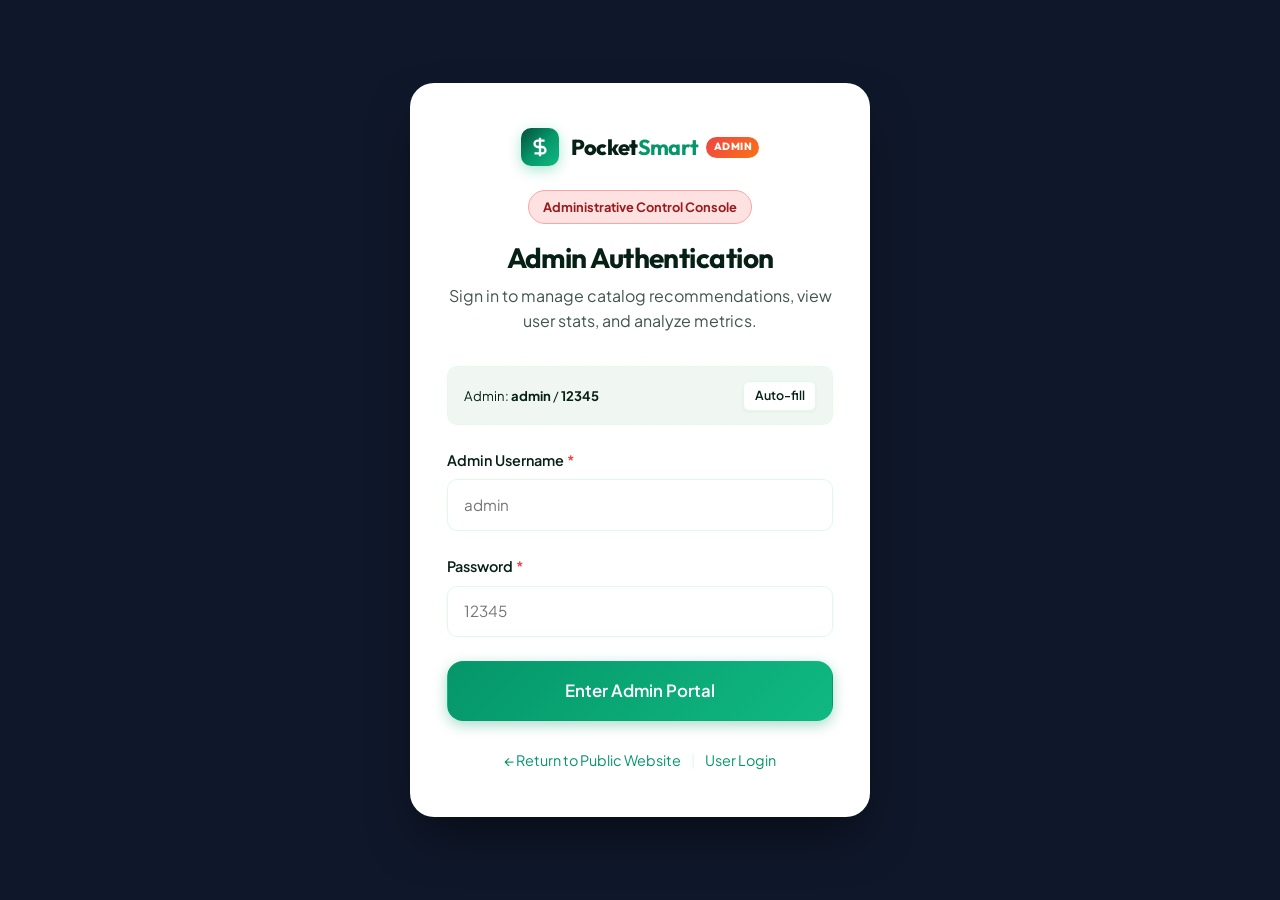
<file: admin-dashboard.html>
<!DOCTYPE html>
<html lang="en">
<head>
  <meta charset="UTF-8">
  <meta name="viewport" content="width=device-width, initial-scale=1.0">
  <title>Admin Dashboard & Catalog Management – PocketSmart AI</title>
  <meta name="description" content="Administrative control center for PocketSmart AI recommendation data, mock analytics, and demo users.">
  <link rel="stylesheet" href="css/style.css">
  <link rel="stylesheet" href="css/components.css">
  <link rel="stylesheet" href="css/responsive.css">
  <link rel="stylesheet" href="css/admin.css">
</head>
<body data-auth="admin">

  <!-- Header -->
  <header class="navbar" id="topNav">
    <div class="container" style="max-width: 100%; padding: 0 1.5rem;">
      <a href="index.html" class="brand-logo">
        <div class="brand-icon" style="background: linear-gradient(135deg, #b91c1c 0%, #ef4444 100%);">
          <svg width="22" height="22" viewBox="0 0 24 24" fill="none" stroke="currentColor" stroke-width="2.5"><path d="M12 2v20M17 5H9.5a3.5 3.5 0 0 0 0 7h5a3.5 3.5 0 0 1 0 7H6"></path></svg>
        </div>
        <span>Pocket<span class="highlight">Smart</span></span>
        <span class="brand-badge" style="background: #ef4444;">ADMIN</span>
      </a>

      <div style="display: flex; align-items: center; gap: 1rem;">
        <a href="index.html" class="btn btn-secondary btn-sm" target="_blank">
          View Live Website &nearr;
        </a>
        <button class="btn btn-outline btn-sm" id="adminLogoutBtn" style="color: #ef4444; border-color: #fca5a5;">
          Sign Out
        </button>
      </div>
    </div>
  </header>

  <div class="admin-layout">
    <!-- Admin Sidebar Navigation -->
    <aside class="admin-sidebar">
      <div class="admin-sidebar-header">
        <h4 style="color: #fff; font-size: 1rem; margin-bottom: 0.2rem;">Portal Navigation</h4>
        <div class="admin-badge">Demo Mode</div>
      </div>

      <ul class="admin-nav">
        <li>
          <a href="#" class="admin-nav-item active" data-tab="overview">
            <svg width="18" height="18" viewBox="0 0 24 24" fill="none" stroke="currentColor" stroke-width="2"><rect x="3" y="3" width="7" height="7"></rect><rect x="14" y="3" width="7" height="7"></rect><rect x="14" y="14" width="7" height="7"></rect><rect x="3" y="14" width="7" height="7"></rect></svg>
            <span>Overview & KPIs</span>
          </a>
        </li>
        <li>
          <a href="#" class="admin-nav-item" data-tab="catalog">
            <svg width="18" height="18" viewBox="0 0 24 24" fill="none" stroke="currentColor" stroke-width="2"><path d="M21 16V8a2 2 0 0 0-1-1.73l-7-4a2 2 0 0 0-2 0l-7 4A2 2 0 0 0 3 8v8a2 2 0 0 0 1 1.73l7 4a2 2 0 0 0 2 0l7-4A2 2 0 0 0 21 16z"></path></svg>
            <span>Recommendation Data</span>
          </a>
        </li>
        <li>
          <a href="#" class="admin-nav-item" data-tab="users">
            <svg width="18" height="18" viewBox="0 0 24 24" fill="none" stroke="currentColor" stroke-width="2"><path d="M17 21v-2a4 4 0 0 0-4-4H5a4 4 0 0 0-4 4v2"></path><circle cx="9" cy="7" r="4"></circle><path d="M23 21v-2a4 4 0 0 0-3-3.87"></path><path d="M16 3.13a4 4 0 0 1 0 7.75"></path></svg>
            <span>User Overview</span>
          </a>
        </li>
        <li>
          <a href="#" class="admin-nav-item" data-tab="analytics">
            <svg width="18" height="18" viewBox="0 0 24 24" fill="none" stroke="currentColor" stroke-width="2"><line x1="18" y1="20" x2="18" y2="10"></line><line x1="12" y1="20" x2="12" y2="4"></line><line x1="6" y1="20" x2="6" y2="14"></line></svg>
            <span>Website Analytics</span>
          </a>
        </li>
        <li>
          <a href="#" class="admin-nav-item" data-tab="settings">
            <svg width="18" height="18" viewBox="0 0 24 24" fill="none" stroke="currentColor" stroke-width="2"><circle cx="12" cy="12" r="3"></circle><path d="M19.4 15a1.65 1.65 0 0 0 .33 1.82l.06.06a2 2 0 0 1 0 2.83 2 2 0 0 1-2.83 0l-.06-.06a1.65 1.65 0 0 0-1.82-.33 1.65 1.65 0 0 0-1 1.51V21a2 2 0 0 1-2 2 2 2 0 0 1-2-2v-.09A1.65 1.65 0 0 0 9 19.4a1.65 1.65 0 0 0-1.82.33l-.06.06a2 2 0 0 1-2.83 0 2 2 0 0 1 0-2.83l.06-.06a1.65 1.65 0 0 0 .33-1.82 1.65 1.65 0 0 0-1.51-1H3a2 2 0 0 1-2-2 2 2 0 0 1 2-2h.09A1.65 1.65 0 0 0 4.6 9a1.65 1.65 0 0 0-.33-1.82l-.06-.06a2 2 0 0 1 0-2.83 2 2 0 0 1 2.83 0l.06.06a1.65 1.65 0 0 0 1.82.33H9a1.65 1.65 0 0 0 1-1.51V3a2 2 0 0 1 2-2 2 2 0 0 1 2 2v.09a1.65 1.65 0 0 0 1 1.51 1.65 1.65 0 0 0 1.82-.33l.06-.06a2 2 0 0 1 2.83 0 2 2 0 0 1 0 2.83l-.06.06a1.65 1.65 0 0 0-.33 1.82V9a1.65 1.65 0 0 0 1.51 1H21a2 2 0 0 1 2 2 2 2 0 0 1-2 2h-.09a1.65 1.65 0 0 0-1.51 1z"></path></svg>
            <span>Admin Settings</span>
          </a>
        </li>
      </ul>

      <div class="admin-sidebar-footer">
        <p style="font-size: 0.75rem; color: #64748b;">
          Client-Side Mock Admin Console. GitHub Pages compatible.
        </p>
      </div>
    </aside>

    <!-- Admin Main Body -->
    <main class="admin-content">
      
      <!-- TAB 1: OVERVIEW -->
      <section class="admin-tab-content active" id="tab-overview">
        <div class="admin-header">
          <div>
            <h1>Dashboard Overview</h1>
            <p>System metrics, user registrations, and recommendation catalog status.</p>
          </div>
          <div>
            <button class="btn btn-primary btn-sm" onclick="Admin.switchTab('catalog'); Admin.openCreateModal();">
              + Add Catalog Item
            </button>
          </div>
        </div>

        <!-- KPI Metrics Grid -->
        <div class="admin-kpi-grid">
          <div class="admin-kpi-card">
            <div class="admin-kpi-info">
              <p class="label">Total Demo Users</p>
              <h3 class="value" id="kpiTotalUsers">1</h3>
            </div>
            <div class="admin-kpi-icon">
              <svg width="24" height="24" viewBox="0 0 24 24" fill="none" stroke="currentColor" stroke-width="2"><path d="M20 21v-2a4 4 0 0 0-4-4H8a4 4 0 0 0-4 4v2"></path><circle cx="12" cy="7" r="4"></circle></svg>
            </div>
          </div>

          <div class="admin-kpi-card">
            <div class="admin-kpi-info">
              <p class="label">Total Plans Created</p>
              <h3 class="value" id="kpiTotalPlans">0</h3>
            </div>
            <div class="admin-kpi-icon emerald">
              <svg width="24" height="24" viewBox="0 0 24 24" fill="none" stroke="currentColor" stroke-width="2"><circle cx="12" cy="12" r="10"></circle><polyline points="12 6 12 12 14 14"></polyline></svg>
            </div>
          </div>

          <div class="admin-kpi-card">
            <div class="admin-kpi-info">
              <p class="label">Active Catalog Items</p>
              <h3 class="value" id="kpiCatalogCount">0</h3>
            </div>
            <div class="admin-kpi-icon gold">
              <svg width="24" height="24" viewBox="0 0 24 24" fill="none" stroke="currentColor" stroke-width="2"><path d="M21 16V8a2 2 0 0 0-1-1.73l-7-4a2 2 0 0 0-2 0l-7 4A2 2 0 0 0 3 8v8a2 2 0 0 0 1 1.73l7 4a2 2 0 0 0 2 0l7-4A2 2 0 0 0 21 16z"></path></svg>
            </div>
          </div>

          <div class="admin-kpi-card">
            <div class="admin-kpi-info">
              <p class="label">Total Wishlist Saves</p>
              <h3 class="value" id="kpiSavedCount">0</h3>
            </div>
            <div class="admin-kpi-icon">
              <svg width="24" height="24" viewBox="0 0 24 24" fill="none" stroke="currentColor" stroke-width="2"><path d="M19 21l-7-5-7 5V5a2 2 0 0 1 2-2h10a2 2 0 0 1 2 2z"></path></svg>
            </div>
          </div>
        </div>

        <!-- Quick Activity Summary -->
        <div class="admin-card">
          <div class="admin-card-header">
            <h3>Recent System Activity</h3>
            <span class="section-tag" style="margin:0;">Live Local Sync</span>
          </div>
          <div class="admin-card-body">
            <p style="font-size: 0.9rem; color: var(--text-secondary); line-height: 1.6;">
              PocketSmart AI operates seamlessly as a static web application. Any additions or edits to recommendations in the <strong>Recommendation Data</strong> tab are instantly synced to browser <code>localStorage</code> and reflected immediately across the public user recommendation views.
            </p>
          </div>
        </div>
      </section>

      <!-- TAB 2: RECOMMENDATION DATA MANAGEMENT (CRUD) -->
      <section class="admin-tab-content" id="tab-catalog">
        <div class="admin-header">
          <div>
            <h1>Recommendation Catalog Management</h1>
            <p>View, add, edit, and delete product and service recommendation records.</p>
          </div>
          <div style="display:flex; gap:0.75rem;">
            <button class="btn btn-secondary btn-sm" onclick="Admin.resetCatalogDemo()">Reset to Defaults</button>
            <button class="btn btn-primary btn-sm" id="adminAddNewBtn">+ Add New Record</button>
          </div>
        </div>

        <div class="admin-card">
          <div class="admin-card-header">
            <div class="toolbar-container" style="margin: 0; width: 100%; justify-content: space-between;">
              <div class="search-box" style="max-width: 320px;">
                <input type="text" id="adminSearch" placeholder="Search by name, ID, category..." />
              </div>

              <div>
                <select class="form-control" id="adminCatalogFilter" style="padding: 0.65rem 1rem;">
                  <option value="all">All Catalogs</option>
                  <option value="Home Interior">Home Interior</option>
                  <option value="Party & Events">Parties & Events</option>
                  <option value="Jewelry & Luxury">Jewelry & Luxury</option>
                </select>
              </div>
            </div>
          </div>

          <div class="table-responsive">
            <table class="admin-table">
              <thead>
                <tr>
                  <th>ID</th>
                  <th>Item Name</th>
                  <th>Catalog & Category</th>
                  <th>Price</th>
                  <th>Rating</th>
                  <th>Actions</th>
                </tr>
              </thead>
              <tbody id="adminProductsTableBody">
                <!-- Hydrated dynamically -->
              </tbody>
            </table>
          </div>
        </div>
      </section>

      <!-- TAB 3: USER OVERVIEW -->
      <section class="admin-tab-content" id="tab-users">
        <div class="admin-header">
          <div>
            <h1>User Accounts Overview</h1>
            <p>Listing of demo user profiles created via client-side registration.</p>
          </div>
        </div>

        <div class="admin-card">
          <div class="table-responsive">
            <table class="admin-table">
              <thead>
                <tr>
                  <th>User ID</th>
                  <th>Full Name</th>
                  <th>Email</th>
                  <th>Assigned Role</th>
                  <th>Date Created</th>
                </tr>
              </thead>
              <tbody id="adminUsersTableBody">
                <!-- Hydrated dynamically -->
              </tbody>
            </table>
          </div>
        </div>
      </section>

      <!-- TAB 4: WEBSITE ANALYTICS -->
      <section class="admin-tab-content" id="tab-analytics">
        <div class="admin-header">
          <div>
            <h1>Website Analytics (Demo Data)</h1>
            <p>Simulated user engagement metrics, planner traffic distribution, and budget volume.</p>
          </div>
        </div>

        <div class="grid-2" style="margin-bottom: 2rem;">
          <div class="admin-card" style="margin: 0;">
            <div class="admin-card-header">
              <h3>Monthly Planner Volume</h3>
            </div>
            <div class="admin-card-body">
              <div class="analytics-chart-mock">
                <div class="chart-bar-group">
                  <div class="chart-bar" style="height: 40%;" data-val="140 plans"></div>
                  <span class="chart-label">May</span>
                </div>
                <div class="chart-bar-group">
                  <div class="chart-bar" style="height: 60%;" data-val="210 plans"></div>
                  <span class="chart-label">Jun</span>
                </div>
                <div class="chart-bar-group">
                  <div class="chart-bar" style="height: 75%;" data-val="295 plans"></div>
                  <span class="chart-label">Jul</span>
                </div>
                <div class="chart-bar-group">
                  <div class="chart-bar" style="height: 90%;" data-val="380 plans"></div>
                  <span class="chart-label">Aug</span>
                </div>
                <div class="chart-bar-group">
                  <div class="chart-bar" style="height: 100%;" data-val="460 plans"></div>
                  <span class="chart-label">Sep</span>
                </div>
              </div>
              <p style="font-size: 0.85rem; color: var(--muted-text-color); text-align: center;">
                Simulated 32% month-over-month growth in budget creation sessions.
              </p>
            </div>
          </div>

          <div class="admin-card" style="margin: 0;">
            <div class="admin-card-header">
              <h3>Category Traffic Breakdown</h3>
            </div>
            <div class="admin-card-body">
              <div style="display: flex; flex-direction: column; gap: 1rem; padding: 1rem 0;">
                <div>
                  <div style="display:flex; justify-content:space-between; font-size:0.88rem; font-weight:600; margin-bottom:0.35rem;">
                    <span>Home Interior Planning</span>
                    <span>48%</span>
                  </div>
                  <div style="height:8px; background:#f1f5f9; border-radius:4px; overflow:hidden;">
                    <div style="width:48%; height:100%; background:var(--secondary-color);"></div>
                  </div>
                </div>

                <div>
                  <div style="display:flex; justify-content:space-between; font-size:0.88rem; font-weight:600; margin-bottom:0.35rem;">
                    <span>Party & Event Planning</span>
                    <span>32%</span>
                  </div>
                  <div style="height:8px; background:#f1f5f9; border-radius:4px; overflow:hidden;">
                    <div style="width:32%; height:100%; background:var(--accent-color);"></div>
                  </div>
                </div>

                <div>
                  <div style="display:flex; justify-content:space-between; font-size:0.88rem; font-weight:600; margin-bottom:0.35rem;">
                    <span>Fine Jewelry Curation</span>
                    <span>20%</span>
                  </div>
                  <div style="height:8px; background:#f1f5f9; border-radius:4px; overflow:hidden;">
                    <div style="width:20%; height:100%; background:var(--accent-gold);"></div>
                  </div>
                </div>
              </div>
            </div>
          </div>
        </div>
      </section>

      <!-- TAB 5: ADMIN SETTINGS -->
      <section class="admin-tab-content" id="tab-settings">
        <div class="admin-header">
          <div>
            <h1>Admin System Settings</h1>
            <p>Maintenance options and catalog baseline configuration.</p>
          </div>
        </div>

        <div class="admin-card">
          <div class="admin-card-header">
            <h3>Reset Catalog to Default Baseline</h3>
          </div>
          <div class="admin-card-body">
            <p style="margin-bottom: 1.25rem; font-size: 0.9rem; color: var(--text-secondary);">
              Resetting will clear all custom items added or modified in <code>localStorage</code>, reverting all tables back to the pristine JSON files located in <code>data/</code>.
            </p>
            <button class="btn btn-secondary btn-sm" onclick="Admin.resetCatalogDemo()">
              Reset Demo Catalog Baseline
            </button>
          </div>
        </div>
      </section>

    </main>
  </div>

  <script src="js/storage.js"></script>
  <script src="js/ui.js"></script>
  <script src="js/auth.js"></script>
  <script src="js/admin.js"></script>
  <script>
    document.addEventListener('DOMContentLoaded', () => {
      Admin.init();

      document.getElementById('adminLogoutBtn').addEventListener('click', () => {
        AuthService.logout();
      });
    });
  </script>
</body>
</html>
</file>
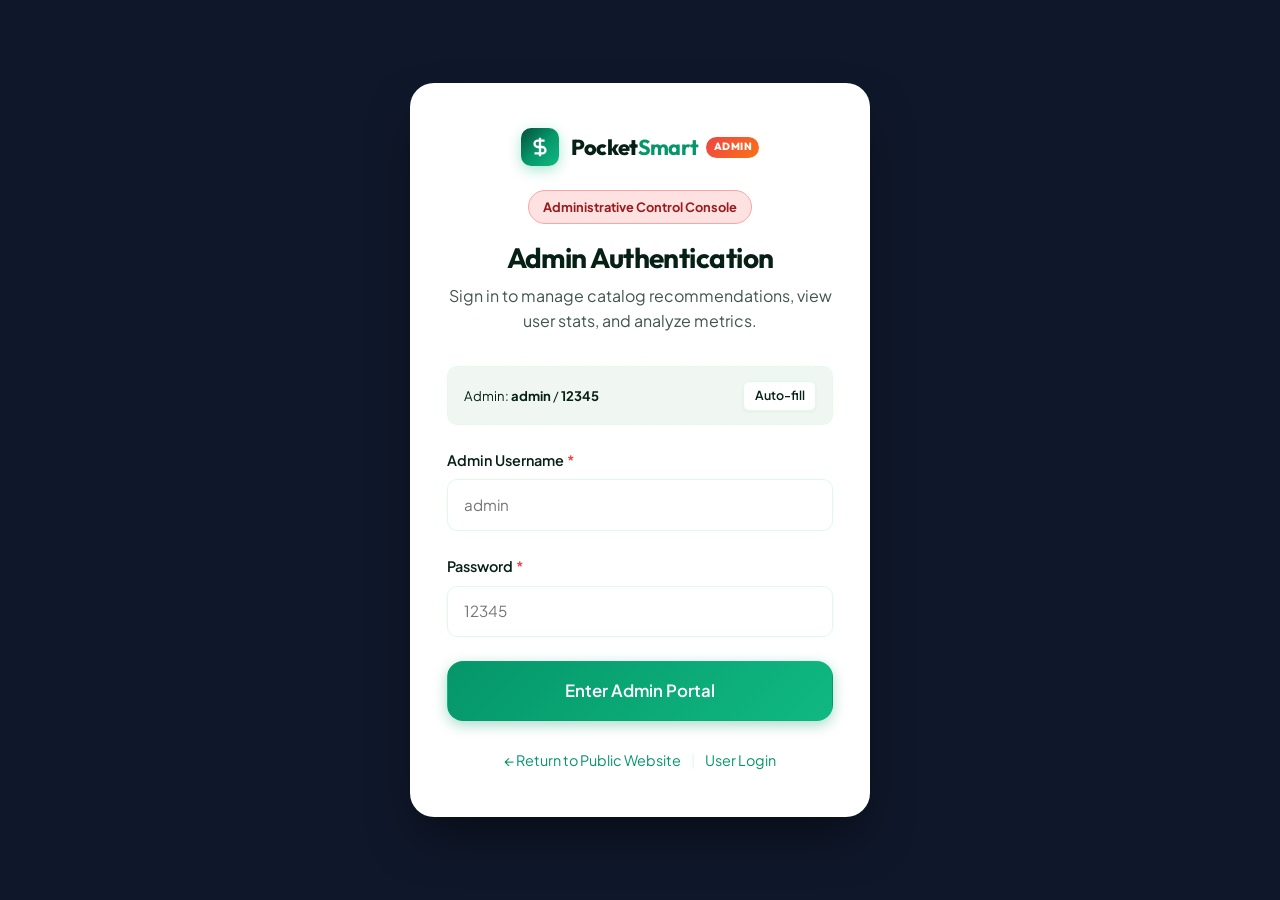
<file: admin-login.html>
<!DOCTYPE html>
<html lang="en">
<head>
  <meta charset="UTF-8">
  <meta name="viewport" content="width=device-width, initial-scale=1.0">
  <title>Admin Portal Sign In – PocketSmart AI</title>
  <meta name="description" content="Sign in to the PocketSmart AI administrative management console.">
  <link rel="stylesheet" href="css/style.css">
  <link rel="stylesheet" href="css/components.css">
  <link rel="stylesheet" href="css/responsive.css">
</head>
<body style="background-color: #0f172a;">

  <div class="auth-wrapper" style="min-height: 100vh;">
    <div class="auth-card" style="box-shadow: 0 25px 50px -12px rgba(0, 0, 0, 0.5); border-color: rgba(255, 255, 255, 0.1);">
      <div class="auth-header">
        <a href="index.html" class="brand-logo" style="justify-content: center; margin-bottom: 1.5rem;">
          <div class="brand-icon">
            <svg width="22" height="22" viewBox="0 0 24 24" fill="none" stroke="currentColor" stroke-width="2.5"><path d="M12 2v20M17 5H9.5a3.5 3.5 0 0 0 0 7h5a3.5 3.5 0 0 1 0 7H6"></path></svg>
          </div>
          <span>Pocket<span class="highlight">Smart</span></span>
          <span class="brand-badge" style="background: linear-gradient(135deg, #ef4444, #f97316);">ADMIN</span>
        </a>

        <div class="auth-demo-badge" style="background: #fee2e2; color: #991b1b; border-color: #fca5a5;">
          Administrative Control Console
        </div>
        <h2>Admin Authentication</h2>
        <p>Sign in to manage catalog recommendations, view user stats, and analyze metrics.</p>
      </div>

      <div style="background: var(--surface-subtle); border: 1px dashed var(--border-color); border-radius: var(--radius-md); padding: 0.85rem 1rem; margin-bottom: 1.5rem; display: flex; align-items: center; justify-content: space-between;">
        <div style="font-size: 0.82rem;">
          Admin: <strong>admin</strong> / <strong>12345</strong>
        </div>
        <button type="button" class="btn btn-secondary btn-sm" id="fillAdminCredsBtn" style="padding: 0.25rem 0.65rem; font-size: 0.78rem;">
          Auto-fill
        </button>
      </div>

      <form id="adminLoginForm">
        <div class="form-group">
          <label class="form-label" for="adminUsername">Admin Username <span class="required">*</span></label>
          <input type="text" class="form-control" id="adminUsername" name="username" placeholder="admin" required autocomplete="username" />
        </div>

        <div class="form-group">
          <label class="form-label" for="adminPassword">Password <span class="required">*</span></label>
          <input type="password" class="form-control" id="adminPassword" name="password" placeholder="12345" required autocomplete="current-password" />
        </div>

        <button type="submit" class="btn btn-primary btn-block btn-lg" id="submitAdminBtn">
          Enter Admin Portal
        </button>
      </form>

      <div class="auth-footer">
        <a href="index.html">&larr; Return to Public Website</a>
        <span style="margin: 0 0.5rem; color: var(--border-color);">|</span>
        <a href="login.html">User Login</a>
      </div>
    </div>
  </div>

  <script src="js/storage.js"></script>
  <script src="js/ui.js"></script>
  <script src="js/auth.js"></script>
  <script>
    document.addEventListener('DOMContentLoaded', () => {
      const form = document.getElementById('adminLoginForm');
      const fillBtn = document.getElementById('fillAdminCredsBtn');
      const submitBtn = document.getElementById('submitAdminBtn');

      fillBtn.addEventListener('click', () => {
        document.getElementById('adminUsername').value = 'admin';
        document.getElementById('adminPassword').value = '12345';
        UI.showToast('Admin credentials populated (admin / 12345)', 'info');
      });

      form.addEventListener('submit', (e) => {
        e.preventDefault();
        const username = form.username.value.trim();
        const password = form.password.value;

        submitBtn.disabled = true;
        submitBtn.innerHTML = 'Verifying admin role...';

        setTimeout(() => {
          try {
            AuthService.login(username, password, 'admin');
            UI.showToast('Admin session verified. Loading portal...', 'success');
            setTimeout(() => {
              window.location.href = 'admin-dashboard.html';
            }, 500);
          } catch (err) {
            submitBtn.disabled = false;
            submitBtn.innerHTML = 'Enter Admin Portal';
            UI.showToast(err.message, 'danger');
          }
        }, 400);
      });
    });
  </script>
</body>
</html>
</file>
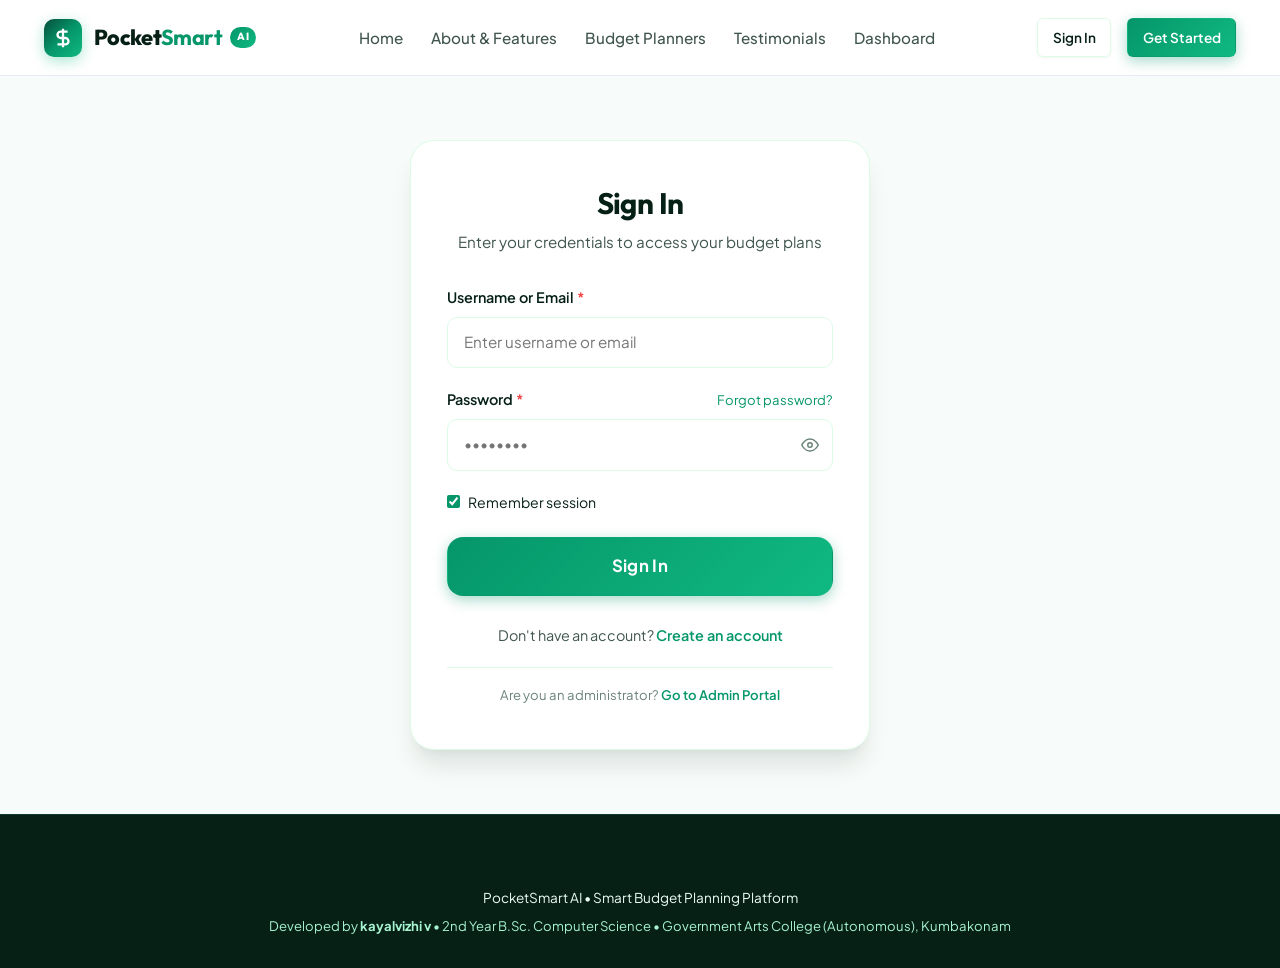
<file: dashboard.html>
<!DOCTYPE html>
<html lang="en">
<head>
  <meta charset="UTF-8">
  <meta name="viewport" content="width=device-width, initial-scale=1.0">
  <title>User Dashboard – PocketSmart AI</title>
  <meta name="description" content="Manage your smart budget plans, view saved recommendations, and review recent activity.">
  <link rel="stylesheet" href="css/style.css">
  <link rel="stylesheet" href="css/components.css">
  <link rel="stylesheet" href="css/responsive.css">
</head>
<body data-auth="required">

  <!-- Demo Notice Banner -->
  <div class="demo-banner">
    <span>💡 <strong>Demo Session:</strong> Logged into demo workspace. Data persists locally in browser storage.</span>
  </div>

  <!-- Header -->
  <header class="navbar" id="topNav">
    <div class="container">
      <a href="index.html" class="brand-logo">
        <div class="brand-icon">
          <svg width="22" height="22" viewBox="0 0 24 24" fill="none" stroke="currentColor" stroke-width="2.5"><path d="M12 2v20M17 5H9.5a3.5 3.5 0 0 0 0 7h5a3.5 3.5 0 0 1 0 7H6"></path></svg>
        </div>
        <span>Pocket<span class="highlight">Smart</span></span>
        <span class="brand-badge">AI</span>
      </a>

      <nav>
        <ul class="nav-menu" id="navMenu">
          <li><a href="dashboard.html" class="nav-link active">Dashboard</a></li>
          <li><a href="home-planner.html" class="nav-link">Home Planner</a></li>
          <li><a href="party-planner.html" class="nav-link">Party Planner</a></li>
          <li><a href="jewelry-planner.html" class="nav-link">Jewelry Planner</a></li>
          <li><a href="history.html" class="nav-link">History</a></li>
          <li><a href="saved.html" class="nav-link">Saved Items</a></li>
          <li><a href="profile.html" class="nav-link">Profile</a></li>
          <li class="mobile-actions"></li>
        </ul>
      </nav>

      <div class="nav-actions"></div>
      <button class="menu-toggle" id="menuToggle" aria-label="Toggle Navigation Menu">
        <svg width="24" height="24" viewBox="0 0 24 24" fill="none" stroke="currentColor" stroke-width="2"><line x1="3" y1="12" x2="21" y2="12"></line><line x1="3" y1="6" x2="21" y2="6"></line><line x1="3" y1="18" x2="21" y2="18"></line></svg>
      </button>
    </div>
  </header>

  <main class="main-content">
    <div class="container" style="padding-top: 3rem; padding-bottom: 5rem;">
      <!-- Welcome Bar -->
      <div style="display: flex; justify-content: space-between; align-items: flex-end; margin-bottom: 2.5rem; flex-wrap: wrap; gap: 1rem;">
        <div>
          <div class="section-tag" style="margin-bottom: 0.5rem;">Account Overview</div>
          <h1 style="font-size: 2.2rem; margin-bottom: 0.35rem;">
            Welcome back, <span id="dashboardUserName" style="color: var(--secondary-color);">Planner</span>!
          </h1>
          <p>Here is a real-time summary of your budget plans and curated wishlists.</p>
        </div>

        <div style="display: flex; gap: 0.75rem;">
          <a href="history.html" class="btn btn-secondary btn-sm">View Plan History</a>
          <a href="home-planner.html" class="btn btn-primary btn-sm">+ New Budget Plan</a>
        </div>
      </div>

      <!-- Dashboard Statistics KPI Cards -->
      <div class="budget-stats-row" style="margin-bottom: 3.5rem;">
        <div class="budget-stat-box highlight">
          <p class="label">Total Plans Created</p>
          <h3 class="value" id="statTotalPlans">0</h3>
        </div>
        <div class="budget-stat-box">
          <p class="label">Saved Recommendations</p>
          <h3 class="value" id="statTotalSaved">0</h3>
        </div>
        <div class="budget-stat-box success">
          <p class="label">Total Budget Planned</p>
          <h3 class="value" id="statTotalBudget">$0</h3>
        </div>
        <div class="budget-stat-box">
          <p class="label">Active Engine Modules</p>
          <h3 class="value" id="statActivePlanners">3 Active</h3>
        </div>
      </div>

      <!-- Quick Start Smart Planner Cards -->
      <div style="margin-bottom: 3.5rem;">
        <div style="display: flex; justify-content: space-between; align-items: center; margin-bottom: 1.5rem;">
          <div>
            <h2 style="font-size: 1.5rem; margin-bottom: 0.25rem;">Start Planning</h2>
            <p style="font-size: 0.9rem;">Choose an intelligent engine below to generate recommendations.</p>
          </div>
        </div>

        <div class="grid-3">
          <!-- Home Card -->
          <div class="planner-card">
            <div class="planner-card-img-wrap" style="height: 160px;">
              <img src="assets/images/home_thumb.jpg" alt="Home Interior" class="planner-card-img" />
              <span class="planner-badge">Home & Decor</span>
            </div>
            <div class="planner-card-body" style="padding: 1.25rem;">
              <h3 style="font-size: 1.2rem; margin-bottom: 0.4rem;">Home Interior Planner</h3>
              <p style="font-size: 0.88rem; margin-bottom: 1rem;">Room-by-room allocation for lighting, sofas, fans, and dining sets.</p>
              <div style="display: flex; gap: 0.5rem; margin-top: auto;">
                <a href="home-planner.html" class="btn btn-primary btn-sm" style="flex: 1;">Get Started</a>
                <a href="home-recommendations.html" class="btn btn-secondary btn-sm">Explore Catalog</a>
              </div>
            </div>
          </div>

          <!-- Party Card -->
          <div class="planner-card">
            <div class="planner-card-img-wrap" style="height: 160px;">
              <img src="assets/images/party_thumb.jpg" alt="Party Budget" class="planner-card-img" />
              <span class="planner-badge">Parties & Events</span>
            </div>
            <div class="planner-card-body" style="padding: 1.25rem;">
              <h3 style="font-size: 1.2rem; margin-bottom: 0.4rem;">Party Budget Planner</h3>
              <p style="font-size: 0.88rem; margin-bottom: 1rem;">Per-guest catering, venue booking, sound, decor, and contingency.</p>
              <div style="display: flex; gap: 0.5rem; margin-top: auto;">
                <a href="party-planner.html" class="btn btn-primary btn-sm" style="flex: 1;">Get Started</a>
                <a href="party-recommendations.html" class="btn btn-secondary btn-sm">Explore Catalog</a>
              </div>
            </div>
          </div>

          <!-- Jewelry Card -->
          <div class="planner-card gold-theme">
            <div class="planner-card-img-wrap" style="height: 160px;">
              <img src="assets/images/jewelry_thumb.jpg" alt="Fine Jewelry" class="planner-card-img" />
              <span class="planner-badge gold">Fine Jewelry</span>
            </div>
            <div class="planner-card-body" style="padding: 1.25rem;">
              <h3 style="font-size: 1.2rem; margin-bottom: 0.4rem;">Jewelry Budget Planner</h3>
              <p style="font-size: 0.88rem; margin-bottom: 1rem;">Diamond engagement rings, solid 18K gold chains, watches, and styling.</p>
              <div style="display: flex; gap: 0.5rem; margin-top: auto;">
                <a href="jewelry-planner.html" class="btn btn-gold btn-sm" style="flex: 1;">Get Started</a>
                <a href="jewelry-recommendations.html" class="btn btn-secondary btn-sm">Explore Catalog</a>
              </div>
            </div>
          </div>
        </div>
      </div>

      <!-- Recent Activity Section -->
      <div>
        <div style="display: flex; justify-content: space-between; align-items: center; margin-bottom: 1.25rem;">
          <h2 style="font-size: 1.5rem;">Recent Planning Activity</h2>
          <a href="history.html" style="font-size: 0.88rem; font-weight: 600;">View All History &rarr;</a>
        </div>

        <div id="recentActivityList">
          <!-- Hydrated by dashboard.js -->
        </div>
      </div>
    </div>
  </main>

  <!-- Footer -->
  <footer class="footer">
    <div class="container" style="text-align: center;">
      <p style="font-size: 0.85rem; color: #64748b;">&copy; 2026 PocketSmart AI. Demo Session.</p>
    </div>
  </footer>

  <script src="js/storage.js"></script>
  <script src="js/ui.js"></script>
  <script src="js/auth.js"></script>
  <script src="js/dashboard.js"></script>
  <script>
    document.addEventListener('DOMContentLoaded', () => {
      Dashboard.init();
    });
  </script>
</body>
</html>
</file>
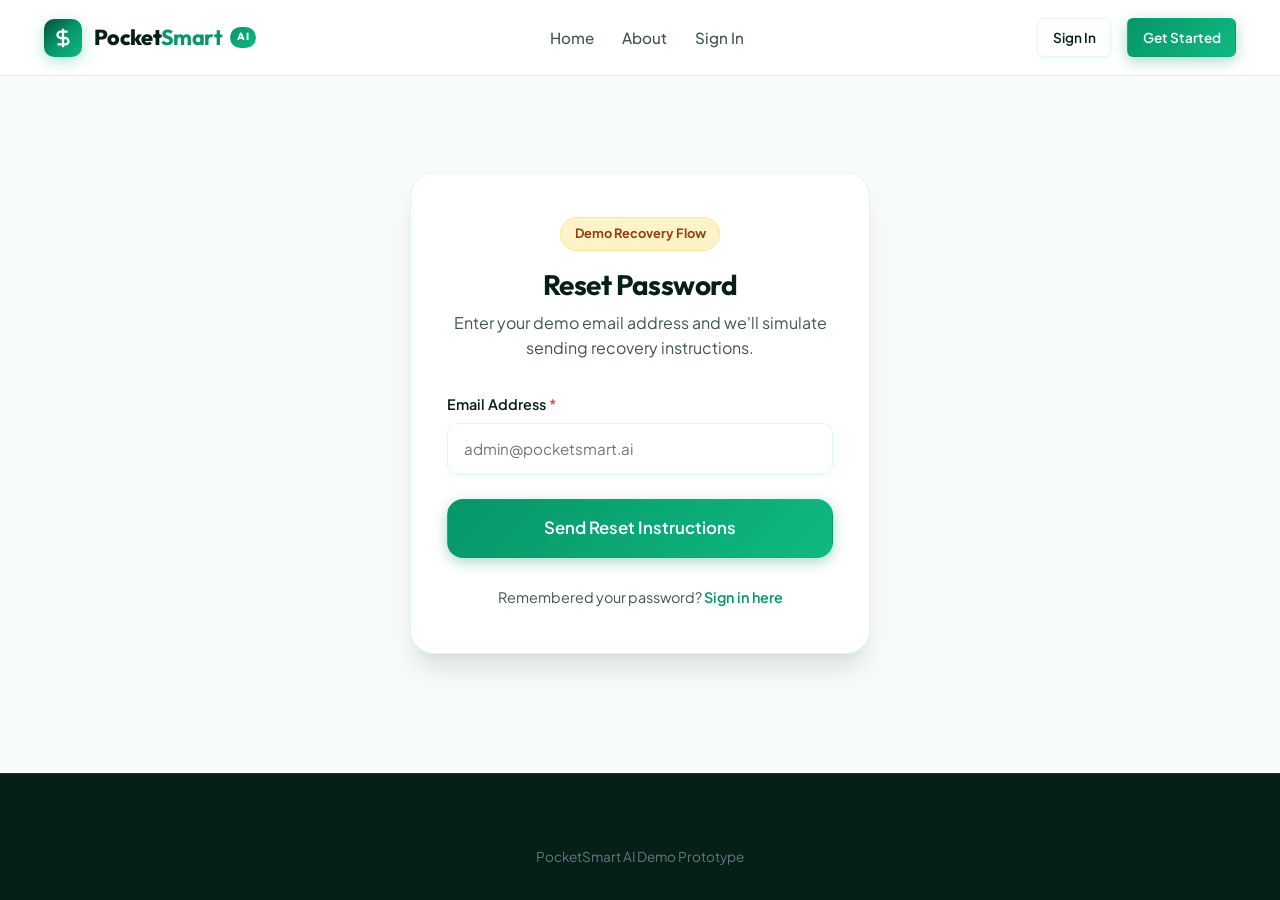
<file: forgot-password.html>
<!DOCTYPE html>
<html lang="en">
<head>
  <meta charset="UTF-8">
  <meta name="viewport" content="width=device-width, initial-scale=1.0">
  <title>Reset Password Demo – PocketSmart AI</title>
  <meta name="description" content="Simulated password reset flow for PocketSmart AI prototype.">
  <link rel="stylesheet" href="css/style.css">
  <link rel="stylesheet" href="css/components.css">
  <link rel="stylesheet" href="css/responsive.css">
</head>
<body>

  <!-- Demo Notice Banner -->
  <div class="demo-banner">
    <span>💡 <strong>Demo Prototype:</strong> PocketSmart AI static frontend demo. Default credentials: <strong>admin / 12345</strong></span>
  </div>

  <!-- Header -->
  <header class="navbar" id="topNav">
    <div class="container">
      <a href="index.html" class="brand-logo">
        <div class="brand-icon">
          <svg width="22" height="22" viewBox="0 0 24 24" fill="none" stroke="currentColor" stroke-width="2.5"><path d="M12 2v20M17 5H9.5a3.5 3.5 0 0 0 0 7h5a3.5 3.5 0 0 1 0 7H6"></path></svg>
        </div>
        <span>Pocket<span class="highlight">Smart</span></span>
        <span class="brand-badge">AI</span>
      </a>

      <nav>
        <ul class="nav-menu" id="navMenu">
          <li><a href="index.html" class="nav-link">Home</a></li>
          <li><a href="about.html" class="nav-link">About</a></li>
          <li><a href="login.html" class="nav-link">Sign In</a></li>
          <li class="mobile-actions"></li>
        </ul>
      </nav>

      <div class="nav-actions"></div>
      <button class="menu-toggle" id="menuToggle" aria-label="Toggle Navigation Menu">
        <svg width="24" height="24" viewBox="0 0 24 24" fill="none" stroke="currentColor" stroke-width="2"><line x1="3" y1="12" x2="21" y2="12"></line><line x1="3" y1="6" x2="21" y2="6"></line><line x1="3" y1="18" x2="21" y2="18"></line></svg>
      </button>
    </div>
  </header>

  <main class="main-content">
    <div class="auth-wrapper">
      <div class="auth-card">
        <div class="auth-header">
          <div class="auth-demo-badge">Demo Recovery Flow</div>
          <h2>Reset Password</h2>
          <p>Enter your demo email address and we'll simulate sending recovery instructions.</p>
        </div>

        <form id="forgotForm">
          <div class="form-group">
            <label class="form-label" for="resetEmail">Email Address <span class="required">*</span></label>
            <input type="email" class="form-control" id="resetEmail" name="email" placeholder="admin@pocketsmart.ai" required />
          </div>

          <button type="submit" class="btn btn-primary btn-block btn-lg" id="submitResetBtn">
            Send Reset Instructions
          </button>
        </form>

        <div id="resetFeedback" style="display: none; margin-top: 1.5rem; padding: 1.25rem; border-radius: var(--radius-md); background: var(--secondary-soft); border: 1px solid rgba(5,150,105,0.25); font-size: 0.88rem; color: var(--text-color);">
          <h4 style="color: var(--secondary-color); margin-bottom: 0.35rem; font-size: 1rem;">Demo Reset Link Simulated</h4>
          <p style="margin: 0; line-height: 1.5;">
            In this static prototype, the default credentials are <strong>admin / 12345</strong>. Any custom registered users can log in using the password set during registration.
          </p>
          <div style="margin-top: 1rem;">
            <a href="login.html" class="btn btn-secondary btn-sm">Return to Sign In</a>
          </div>
        </div>

        <div class="auth-footer">
          Remembered your password? <a href="login.html" style="font-weight: 600;">Sign in here</a>
        </div>
      </div>
    </div>
  </main>

  <footer class="footer">
    <div class="container" style="text-align: center;">
      <p style="font-size: 0.85rem; color: #64748b;">PocketSmart AI Demo Prototype</p>
    </div>
  </footer>

  <script src="js/storage.js"></script>
  <script src="js/ui.js"></script>
  <script src="js/auth.js"></script>
  <script>
    document.addEventListener('DOMContentLoaded', () => {
      const form = document.getElementById('forgotForm');
      const feedback = document.getElementById('resetFeedback');
      const submitBtn = document.getElementById('submitResetBtn');

      form.addEventListener('submit', (e) => {
        e.preventDefault();
        submitBtn.disabled = true;
        submitBtn.innerHTML = 'Sending...';

        setTimeout(() => {
          submitBtn.style.display = 'none';
          feedback.style.display = 'block';
          UI.showToast('Demo reset link generated!', 'info');
        }, 500);
      });
    });
  </script>
</body>
</html>
</file>
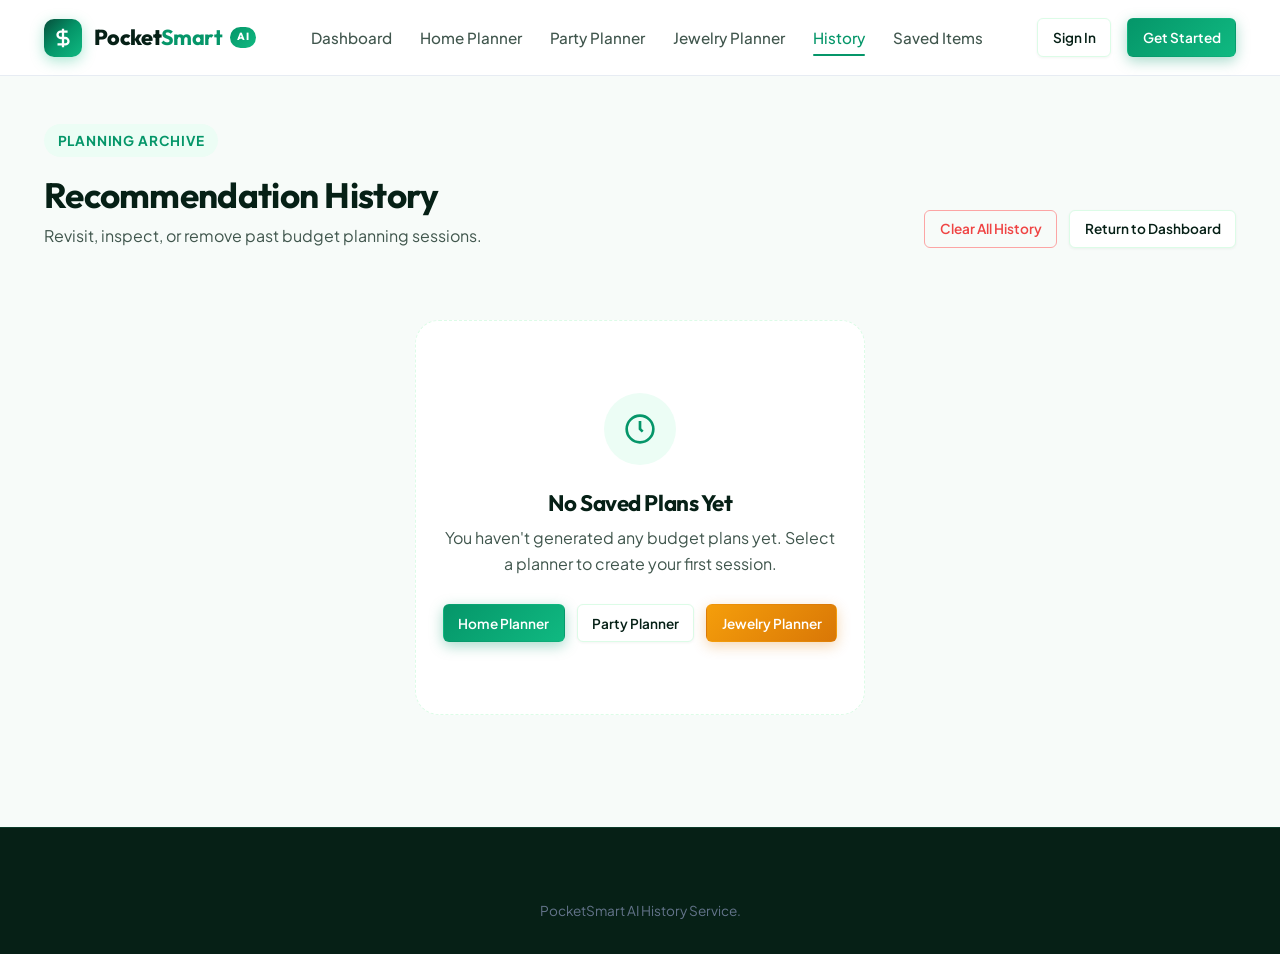
<file: history.html>
<!DOCTYPE html>
<html lang="en">
<head>
  <meta charset="UTF-8">
  <meta name="viewport" content="width=device-width, initial-scale=1.0">
  <title>Recommendation History – PocketSmart AI</title>
  <meta name="description" content="View and manage your saved budget planning sessions across home, party, and jewelry.">
  <link rel="stylesheet" href="css/style.css">
  <link rel="stylesheet" href="css/components.css">
  <link rel="stylesheet" href="css/responsive.css">
</head>
<body>

  <!-- Demo Banner -->
  <div class="demo-banner">
    <span>💡 <strong>Session History:</strong> All past generated plans are stored in browser localStorage.</span>
  </div>

  <!-- Header -->
  <header class="navbar" id="topNav">
    <div class="container">
      <a href="index.html" class="brand-logo">
        <div class="brand-icon">
          <svg width="22" height="22" viewBox="0 0 24 24" fill="none" stroke="currentColor" stroke-width="2.5"><path d="M12 2v20M17 5H9.5a3.5 3.5 0 0 0 0 7h5a3.5 3.5 0 0 1 0 7H6"></path></svg>
        </div>
        <span>Pocket<span class="highlight">Smart</span></span>
        <span class="brand-badge">AI</span>
      </a>

      <nav>
        <ul class="nav-menu" id="navMenu">
          <li><a href="dashboard.html" class="nav-link">Dashboard</a></li>
          <li><a href="home-planner.html" class="nav-link">Home Planner</a></li>
          <li><a href="party-planner.html" class="nav-link">Party Planner</a></li>
          <li><a href="jewelry-planner.html" class="nav-link">Jewelry Planner</a></li>
          <li><a href="history.html" class="nav-link active">History</a></li>
          <li><a href="saved.html" class="nav-link">Saved Items</a></li>
          <li class="mobile-actions"></li>
        </ul>
      </nav>

      <div class="nav-actions"></div>
      <button class="menu-toggle" id="menuToggle" aria-label="Toggle Navigation Menu">
        <svg width="24" height="24" viewBox="0 0 24 24" fill="none" stroke="currentColor" stroke-width="2"><line x1="3" y1="12" x2="21" y2="12"></line><line x1="3" y1="6" x2="21" y2="6"></line><line x1="3" y1="18" x2="21" y2="18"></line></svg>
      </button>
    </div>
  </header>

  <main class="main-content">
    <div class="container" style="padding-top: 3rem; padding-bottom: 5rem;">
      
      <div style="display: flex; justify-content: space-between; align-items: flex-end; margin-bottom: 2.5rem; flex-wrap: wrap; gap: 1rem;">
        <div>
          <div class="section-tag">Planning Archive</div>
          <h1 style="font-size: 2.2rem; margin-bottom: 0.35rem;">Recommendation History</h1>
          <p>Revisit, inspect, or remove past budget planning sessions.</p>
        </div>

        <div style="display: flex; gap: 0.75rem;">
          <button class="btn btn-outline btn-sm" id="clearHistoryBtn" style="color: var(--danger-color); border-color: #fca5a5;">
            Clear All History
          </button>
          <a href="dashboard.html" class="btn btn-secondary btn-sm">Return to Dashboard</a>
        </div>
      </div>

      <!-- History List -->
      <div id="historyListContainer" style="display: flex; flex-direction: column; gap: 1rem;">
        <!-- Rendered dynamically -->
      </div>

    </div>
  </main>

  <footer class="footer">
    <div class="container" style="text-align: center;">
      <p style="font-size: 0.85rem; color: #64748b;">PocketSmart AI History Service.</p>
    </div>
  </footer>

  <script src="js/storage.js"></script>
  <script src="js/ui.js"></script>
  <script src="js/auth.js"></script>
  <script>
    document.addEventListener('DOMContentLoaded', () => {
      renderHistory();

      const clearBtn = document.getElementById('clearHistoryBtn');
      if (clearBtn) {
        clearBtn.addEventListener('click', () => {
          const list = StorageService.getHistory();
          if (list.length === 0) {
            UI.showToast('History is already empty.', 'info');
            return;
          }

          UI.openModal({
            title: 'Clear All History',
            bodyHtml: '<p>Are you sure you want to delete all saved planning sessions? This cannot be undone.</p>',
            confirmText: 'Clear All',
            onConfirm: () => {
              StorageService.clearAllHistory();
              UI.showToast('All planning history cleared.', 'success');
              renderHistory();
            }
          });
        });
      }
    });

    function renderHistory() {
      const container = document.getElementById('historyListContainer');
      if (!container) return;

      const history = StorageService.getHistory();

      if (history.length === 0) {
        container.innerHTML = `
          <div class="empty-state">
            <div class="empty-state-icon">
              <svg width="32" height="32" viewBox="0 0 24 24" fill="none" stroke="currentColor" stroke-width="2"><circle cx="12" cy="12" r="10"></circle><polyline points="12 6 12 12 14 14"></polyline></svg>
            </div>
            <h3>No Saved Plans Yet</h3>
            <p>You haven't generated any budget plans yet. Select a planner to create your first session.</p>
            <div style="display: flex; gap: 0.75rem; justify-content: center; flex-wrap: wrap;">
              <a href="home-planner.html" class="btn btn-primary btn-sm">Home Planner</a>
              <a href="party-planner.html" class="btn btn-secondary btn-sm">Party Planner</a>
              <a href="jewelry-planner.html" class="btn btn-gold btn-sm">Jewelry Planner</a>
            </div>
          </div>
        `;
        return;
      }

      container.innerHTML = history.map(plan => {
        let recUrl = 'home-recommendations.html';
        let badgeClass = '';
        if (plan.type?.includes('Party')) {
          recUrl = 'party-recommendations.html';
        } else if (plan.type?.includes('Jewelry')) {
          recUrl = 'jewelry-recommendations.html';
          badgeClass = 'gold';
        }

        const dateStr = new Date(plan.createdAt || Date.now()).toLocaleDateString(undefined, {
          year: 'numeric',
          month: 'short',
          day: 'numeric',
          hour: '2-digit',
          minute: '2-digit'
        });

        return `
          <div style="background: var(--surface-card); border: 1px solid var(--border-color); border-radius: var(--radius-lg); padding: 1.5rem 1.75rem; display: flex; align-items: center; justify-content: space-between; flex-wrap: wrap; gap: 1.25rem; box-shadow: var(--shadow-sm); transition: transform var(--transition-fast);">
            <div style="flex: 1; min-width: 260px;">
              <div style="display: flex; align-items: center; gap: 0.6rem; margin-bottom: 0.4rem;">
                <span class="section-tag ${badgeClass}" style="margin: 0; padding: 0.2rem 0.6rem; font-size: 0.72rem;">${plan.type || 'Custom Plan'}</span>
                <span style="font-size: 0.8rem; color: var(--muted-text-color);">${dateStr}</span>
              </div>
              <h3 style="font-size: 1.25rem; margin-bottom: 0.35rem;">${plan.title || 'Personalized Session'}</h3>
              <p style="font-size: 0.9rem; color: var(--text-secondary); margin: 0;">
                Target Budget: <strong style="color: var(--primary-color);">${UI.formatCurrency(plan.budget, plan.currency)}</strong>
                ${plan.rooms ? ` • Rooms: ${plan.rooms.join(', ')}` : ''}
                ${plan.guests ? ` • ${plan.guests} Guests` : ''}
                ${plan.metal ? ` • ${plan.metal}` : ''}
              </p>
            </div>

            <div style="display: flex; align-items: center; gap: 0.75rem;">
              <a href="${recUrl}?planId=${plan.id}" class="btn btn-primary btn-sm">
                View Recommendations &rarr;
              </a>
              <button class="btn btn-outline btn-sm" style="color: var(--danger-color); border-color: #fca5a5;" onclick="deleteSinglePlan('${plan.id}')" title="Delete Plan">
                Delete
              </button>
            </div>
          </div>
        `;
      }).join('');
    }

    function deleteSinglePlan(id) {
      UI.openModal({
        title: 'Delete Session',
        bodyHtml: '<p>Are you sure you want to remove this plan from your history?</p>',
        confirmText: 'Delete',
        onConfirm: () => {
          StorageService.deleteHistoryItem(id);
          UI.showToast('Plan deleted from history.', 'info');
          renderHistory();
        }
      });
    }
  </script>
</body>
</html>
</file>
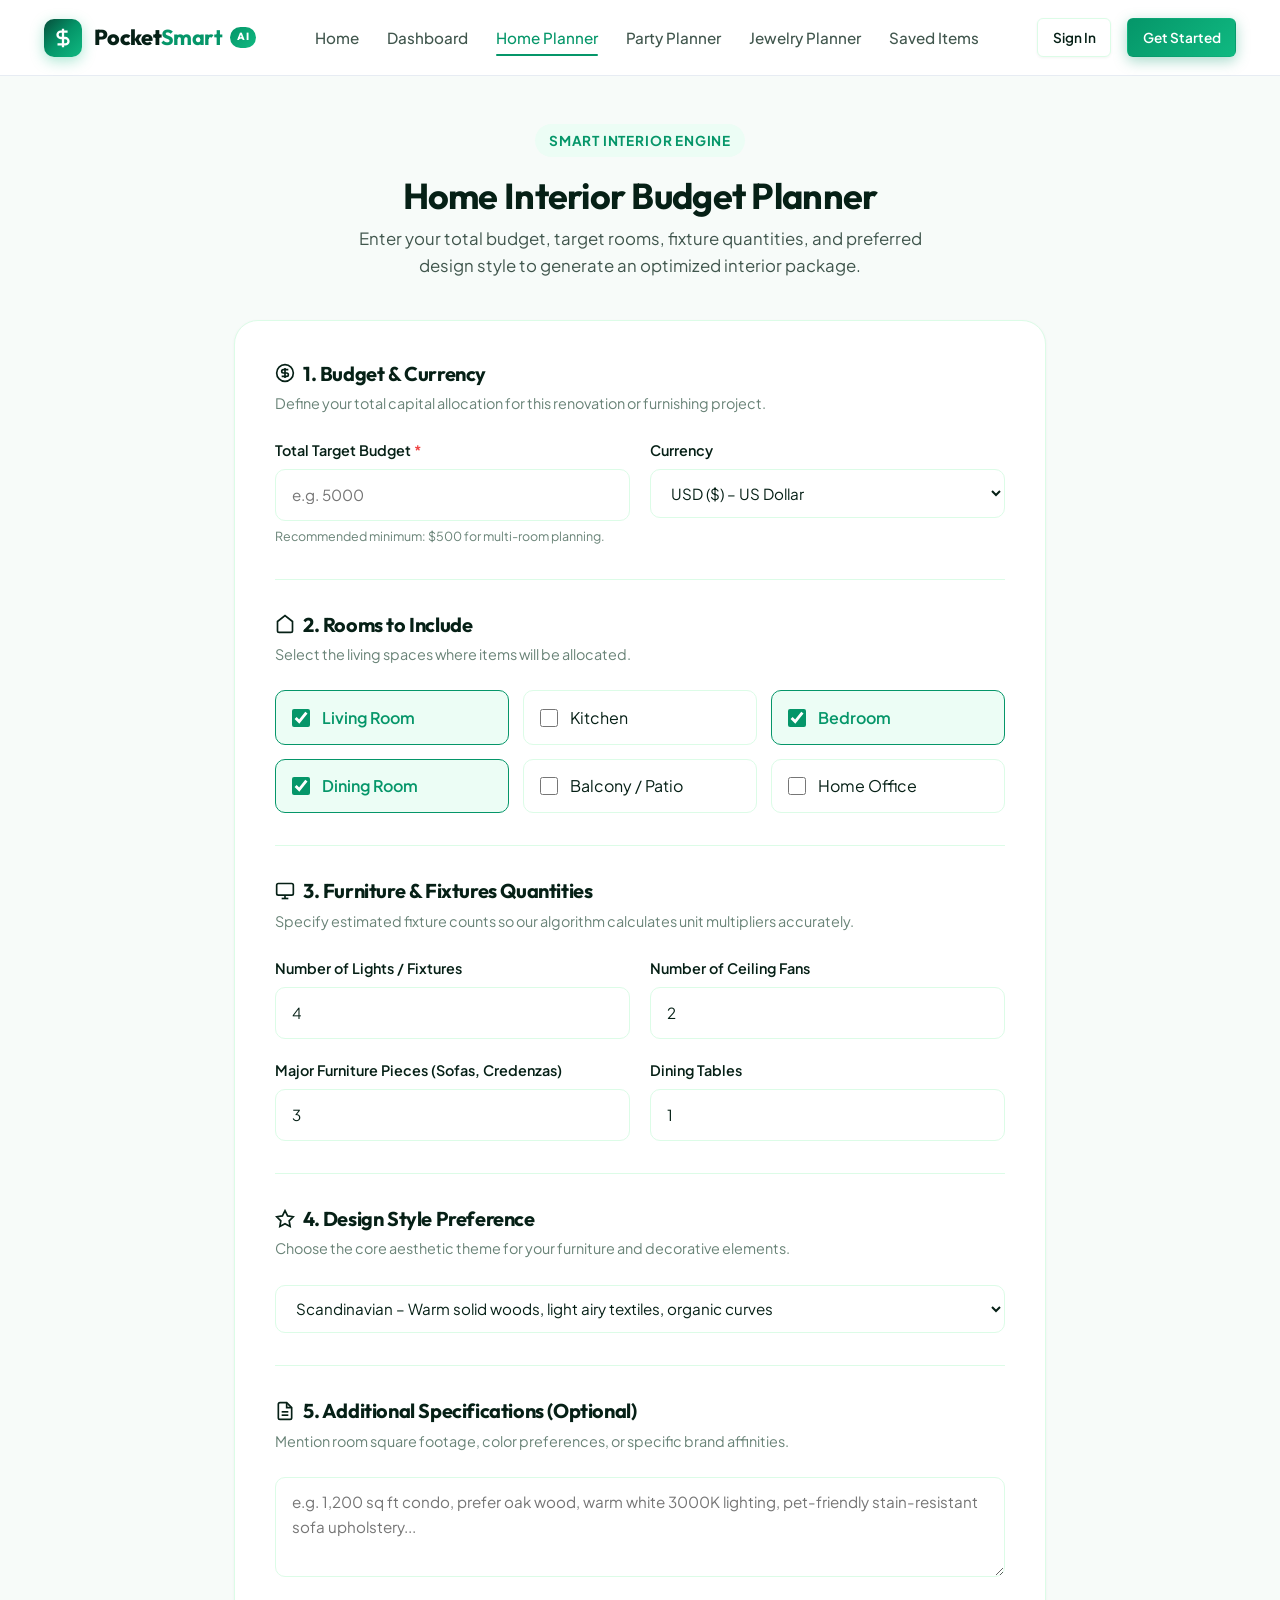
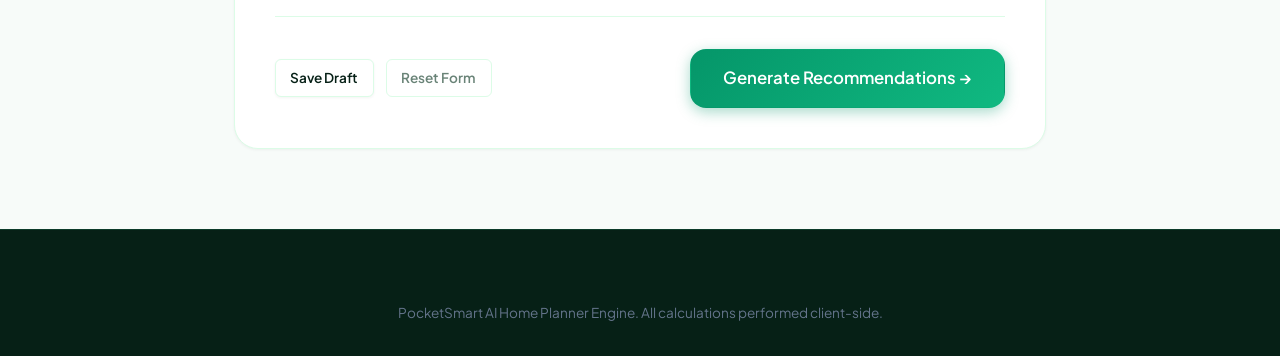
<file: home-planner.html>
<!DOCTYPE html>
<html lang="en">
<head>
  <meta charset="UTF-8">
  <meta name="viewport" content="width=device-width, initial-scale=1.0">
  <title>Home Interior Budget Planner – PocketSmart AI</title>
  <meta name="description" content="Plan and allocate your home interior budget room-by-room with smart furniture, lighting, and fan recommendations.">
  <link rel="stylesheet" href="css/style.css">
  <link rel="stylesheet" href="css/components.css">
  <link rel="stylesheet" href="css/responsive.css">
</head>
<body>

  <!-- Demo Notice Banner -->
  <div class="demo-banner">
    <span>💡 <strong>Demo Prototype:</strong> Form saves drafts locally and generates a personalized recommendation session.</span>
  </div>

  <!-- Header -->
  <header class="navbar" id="topNav">
    <div class="container">
      <a href="index.html" class="brand-logo">
        <div class="brand-icon">
          <svg width="22" height="22" viewBox="0 0 24 24" fill="none" stroke="currentColor" stroke-width="2.5"><path d="M12 2v20M17 5H9.5a3.5 3.5 0 0 0 0 7h5a3.5 3.5 0 0 1 0 7H6"></path></svg>
        </div>
        <span>Pocket<span class="highlight">Smart</span></span>
        <span class="brand-badge">AI</span>
      </a>

      <nav>
        <ul class="nav-menu" id="navMenu">
          <li><a href="index.html" class="nav-link">Home</a></li>
          <li><a href="dashboard.html" class="nav-link">Dashboard</a></li>
          <li><a href="home-planner.html" class="nav-link active">Home Planner</a></li>
          <li><a href="party-planner.html" class="nav-link">Party Planner</a></li>
          <li><a href="jewelry-planner.html" class="nav-link">Jewelry Planner</a></li>
          <li><a href="saved.html" class="nav-link">Saved Items</a></li>
          <li class="mobile-actions"></li>
        </ul>
      </nav>

      <div class="nav-actions"></div>
      <button class="menu-toggle" id="menuToggle" aria-label="Toggle Navigation Menu">
        <svg width="24" height="24" viewBox="0 0 24 24" fill="none" stroke="currentColor" stroke-width="2"><line x1="3" y1="12" x2="21" y2="12"></line><line x1="3" y1="6" x2="21" y2="6"></line><line x1="3" y1="18" x2="21" y2="18"></line></svg>
      </button>
    </div>
  </header>

  <main class="main-content">
    <div class="container" style="padding-top: 3rem; padding-bottom: 5rem; max-width: 860px;">
      
      <!-- Page Header -->
      <div style="margin-bottom: 2.5rem; text-align: center;">
        <div class="section-tag">Smart Interior Engine</div>
        <h1 style="font-size: 2.25rem; margin-bottom: 0.5rem;">Home Interior Budget Planner</h1>
        <p style="font-size: 1.05rem; max-width: 600px; margin: 0 auto;">
          Enter your total budget, target rooms, fixture quantities, and preferred design style to generate an optimized interior package.
        </p>
      </div>

      <!-- Multi-Section Planner Form -->
      <div class="form-card">
        <form id="homePlannerForm">

          <!-- Section 1: Budget Details -->
          <div class="form-section">
            <h3 class="form-section-title">
              <svg width="20" height="20" viewBox="0 0 24 24" fill="none" stroke="currentColor" stroke-width="2"><circle cx="12" cy="12" r="10"></circle><path d="M16 8h-6a2 2 0 1 0 0 4h4a2 2 0 1 1 0 4H8"></path><line x1="12" y1="6" x2="12" y2="18"></line></svg>
              1. Budget & Currency
            </h3>
            <p class="form-section-subtitle">Define your total capital allocation for this renovation or furnishing project.</p>

            <div class="grid-2" style="gap: 1.25rem;">
              <div class="form-group" style="margin: 0;">
                <label class="form-label" for="budget">Total Target Budget <span class="required">*</span></label>
                <div style="position: relative;">
                  <input type="number" class="form-control" id="budget" name="budget" placeholder="e.g. 5000" min="100" max="1000000" step="50" required />
                </div>
                <div style="font-size: 0.78rem; color: var(--muted-text-color); margin-top: 0.35rem;">Recommended minimum: $500 for multi-room planning.</div>
              </div>

              <div class="form-group" style="margin: 0;">
                <label class="form-label" for="currency">Currency</label>
                <select class="form-control" id="currency" name="currency">
                  <option value="USD">USD ($) – US Dollar</option>
                  <option value="INR">INR (₹) – Indian Rupee</option>
                  <option value="EUR">EUR (€) – Euro</option>
                  <option value="GBP">GBP (£) – British Pound</option>
                </select>
              </div>
            </div>
          </div>

          <!-- Section 2: Rooms to Include -->
          <div class="form-section">
            <h3 class="form-section-title">
              <svg width="20" height="20" viewBox="0 0 24 24" fill="none" stroke="currentColor" stroke-width="2"><path d="M3 9l9-7 9 7v11a2 2 0 0 1-2 2H5a2 2 0 0 1-2-2z"></path></svg>
              2. Rooms to Include
            </h3>
            <p class="form-section-subtitle">Select the living spaces where items will be allocated.</p>

            <div class="checkbox-grid">
              <label class="checkbox-card selected">
                <input type="checkbox" name="rooms" value="Living Room" checked />
                <span>Living Room</span>
              </label>

              <label class="checkbox-card">
                <input type="checkbox" name="rooms" value="Kitchen" />
                <span>Kitchen</span>
              </label>

              <label class="checkbox-card selected">
                <input type="checkbox" name="rooms" value="Bedroom" checked />
                <span>Bedroom</span>
              </label>

              <label class="checkbox-card selected">
                <input type="checkbox" name="rooms" value="Dining Room" checked />
                <span>Dining Room</span>
              </label>

              <label class="checkbox-card">
                <input type="checkbox" name="rooms" value="Balcony" />
                <span>Balcony / Patio</span>
              </label>

              <label class="checkbox-card">
                <input type="checkbox" name="rooms" value="Home Office" />
                <span>Home Office</span>
              </label>
            </div>
          </div>

          <!-- Section 3: Furniture & Fixtures Quantities -->
          <div class="form-section">
            <h3 class="form-section-title">
              <svg width="20" height="20" viewBox="0 0 24 24" fill="none" stroke="currentColor" stroke-width="2"><rect x="2" y="3" width="20" height="14" rx="2" ry="2"></rect><line x1="8" y1="21" x2="16" y2="21"></line><line x1="12" y1="17" x2="12" y2="21"></line></svg>
              3. Furniture & Fixtures Quantities
            </h3>
            <p class="form-section-subtitle">Specify estimated fixture counts so our algorithm calculates unit multipliers accurately.</p>

            <div class="grid-2" style="gap: 1.25rem;">
              <div class="form-group" style="margin: 0;">
                <label class="form-label" for="lightsCount">Number of Lights / Fixtures</label>
                <input type="number" class="form-control" id="lightsCount" name="lightsCount" min="0" max="50" value="4" required />
              </div>

              <div class="form-group" style="margin: 0;">
                <label class="form-label" for="fansCount">Number of Ceiling Fans</label>
                <input type="number" class="form-control" id="fansCount" name="fansCount" min="0" max="20" value="2" required />
              </div>

              <div class="form-group" style="margin: 0;">
                <label class="form-label" for="furnitureCount">Major Furniture Pieces (Sofas, Credenzas)</label>
                <input type="number" class="form-control" id="furnitureCount" name="furnitureCount" min="0" max="30" value="3" required />
              </div>

              <div class="form-group" style="margin: 0;">
                <label class="form-label" for="diningCount">Dining Tables</label>
                <input type="number" class="form-control" id="diningCount" name="diningCount" min="0" max="5" value="1" required />
              </div>
            </div>
          </div>

          <!-- Section 4: Style Preferences -->
          <div class="form-section">
            <h3 class="form-section-title">
              <svg width="20" height="20" viewBox="0 0 24 24" fill="none" stroke="currentColor" stroke-width="2"><polygon points="12 2 15.09 8.26 22 9.27 17 14.14 18.18 21.02 12 17.77 5.82 21.02 7 14.14 2 9.27 8.91 8.26 12 2"></polygon></svg>
              4. Design Style Preference
            </h3>
            <p class="form-section-subtitle">Choose the core aesthetic theme for your furniture and decorative elements.</p>

            <div class="form-group" style="margin: 0;">
              <select class="form-control" id="style" name="style">
                <option value="Modern">Modern – Clean lines, neutral palette, architectural forms</option>
                <option value="Scandinavian" selected>Scandinavian – Warm solid woods, light airy textiles, organic curves</option>
                <option value="Minimalist">Minimalist – Uncluttered spaces, monochrome tones, concealed storage</option>
                <option value="Luxury">Luxury – Rich velvets, marble tabletops, brushed brass accents</option>
                <option value="Traditional">Traditional – Classic moldings, ornate woodwork, warm ambient tones</option>
                <option value="Industrial">Industrial – Exposed metals, raw teak, dark matte finishes</option>
              </select>
            </div>
          </div>

          <!-- Section 5: Additional Requirements -->
          <div class="form-section">
            <h3 class="form-section-title">
              <svg width="20" height="20" viewBox="0 0 24 24" fill="none" stroke="currentColor" stroke-width="2"><path d="M14 2H6a2 2 0 0 0-2 2v16a2 2 0 0 0 2 2h12a2 2 0 0 0 2-2V8z"></path><polyline points="14 2 14 8 20 8"></polyline><line x1="16" y1="13" x2="8" y2="13"></line><line x1="16" y1="17" x2="8" y2="17"></line></svg>
              5. Additional Specifications (Optional)
            </h3>
            <p class="form-section-subtitle">Mention room square footage, color preferences, or specific brand affinities.</p>

            <div class="form-group" style="margin: 0;">
              <textarea class="form-control" id="notes" name="notes" rows="3" placeholder="e.g. 1,200 sq ft condo, prefer oak wood, warm white 3000K lighting, pet-friendly stain-resistant sofa upholstery..."></textarea>
            </div>
          </div>

          <!-- Form Buttons -->
          <div style="display: flex; gap: 1rem; align-items: center; justify-content: space-between; flex-wrap: wrap; margin-top: 1.5rem;">
            <div style="display: flex; gap: 0.75rem;">
              <button type="button" class="btn btn-secondary btn-sm" id="saveDraftBtn">
                Save Draft
              </button>
              <button type="button" class="btn btn-outline btn-sm" id="resetFormBtn" style="color: var(--muted-text-color); border-color: var(--border-color);">
                Reset Form
              </button>
            </div>

            <button type="submit" class="btn btn-primary btn-lg" id="submitHomeBtn">
              Generate Recommendations &rarr;
            </button>
          </div>

        </form>
      </div>

    </div>
  </main>

  <footer class="footer">
    <div class="container" style="text-align: center;">
      <p style="font-size: 0.85rem; color: #64748b;">PocketSmart AI Home Planner Engine. All calculations performed client-side.</p>
    </div>
  </footer>

  <script src="js/storage.js"></script>
  <script src="js/ui.js"></script>
  <script src="js/auth.js"></script>
  <script src="js/planners.js"></script>
</body>
</html>
</file>
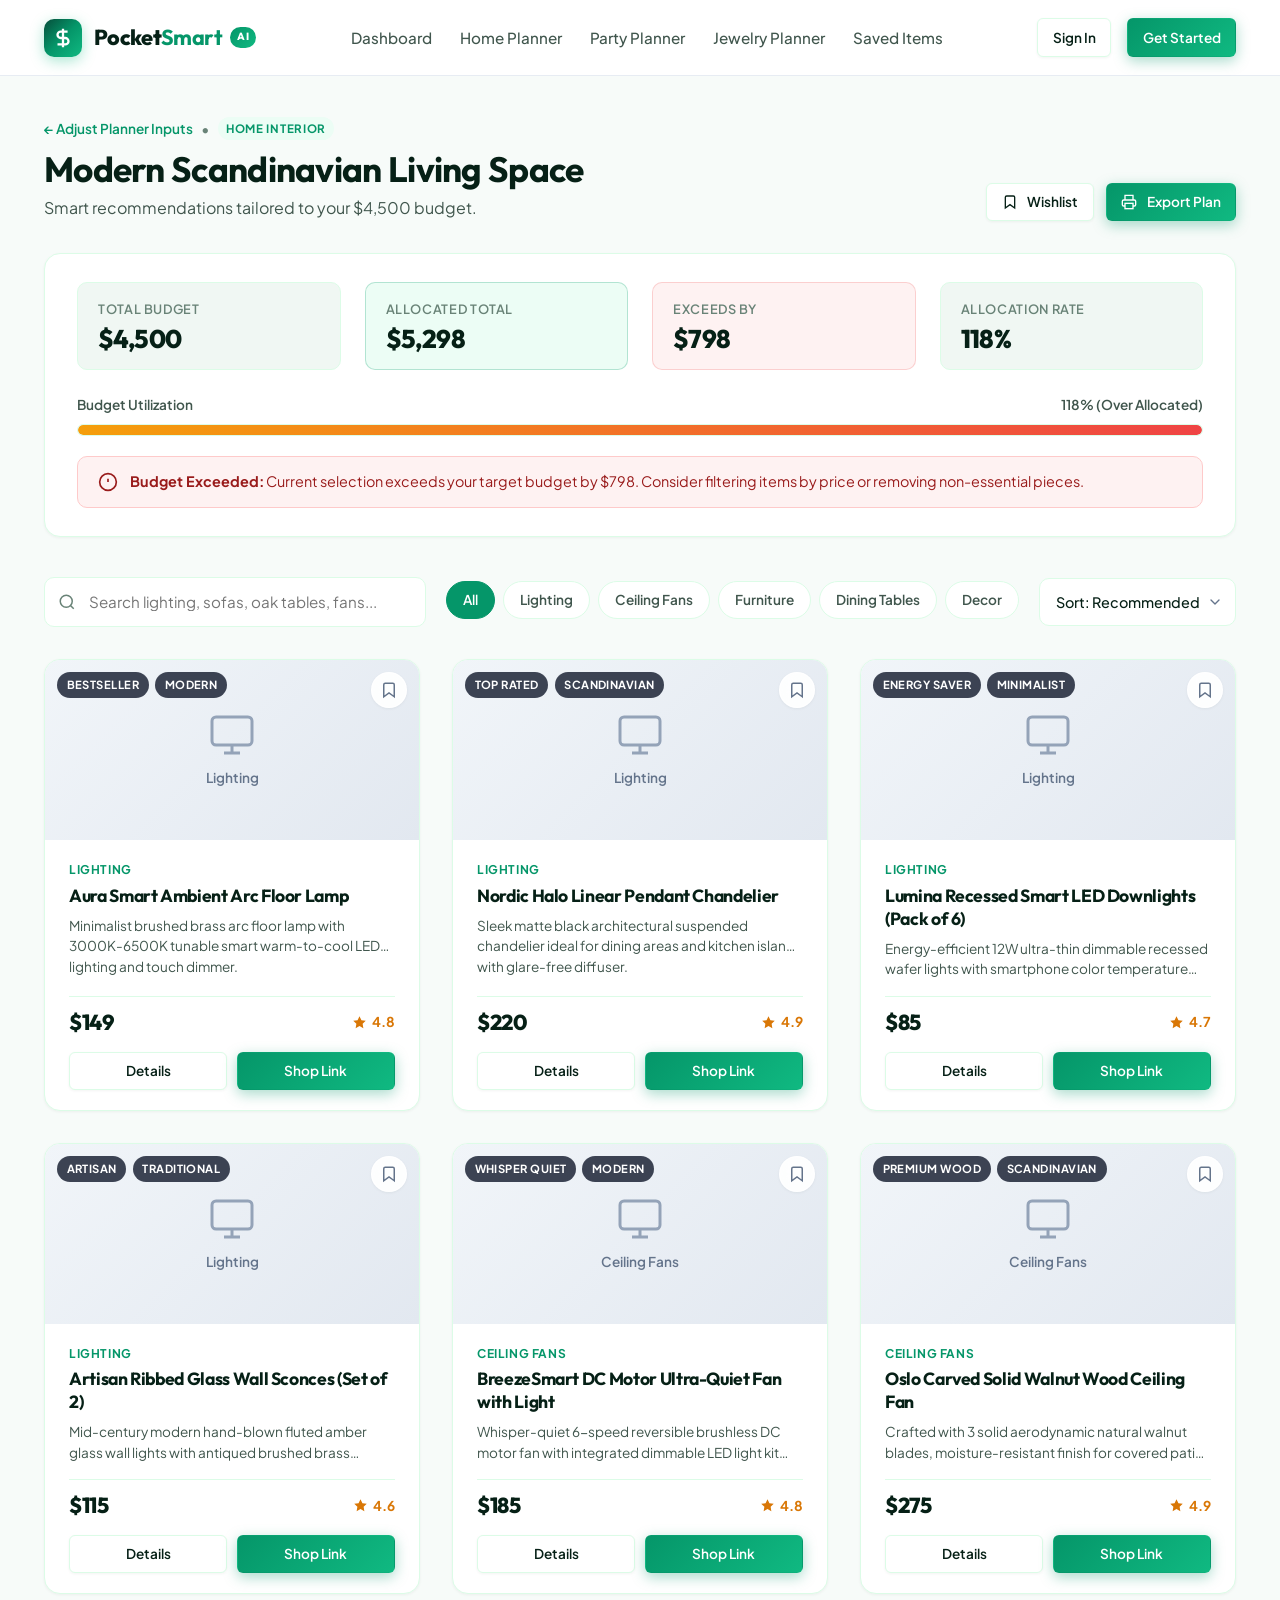
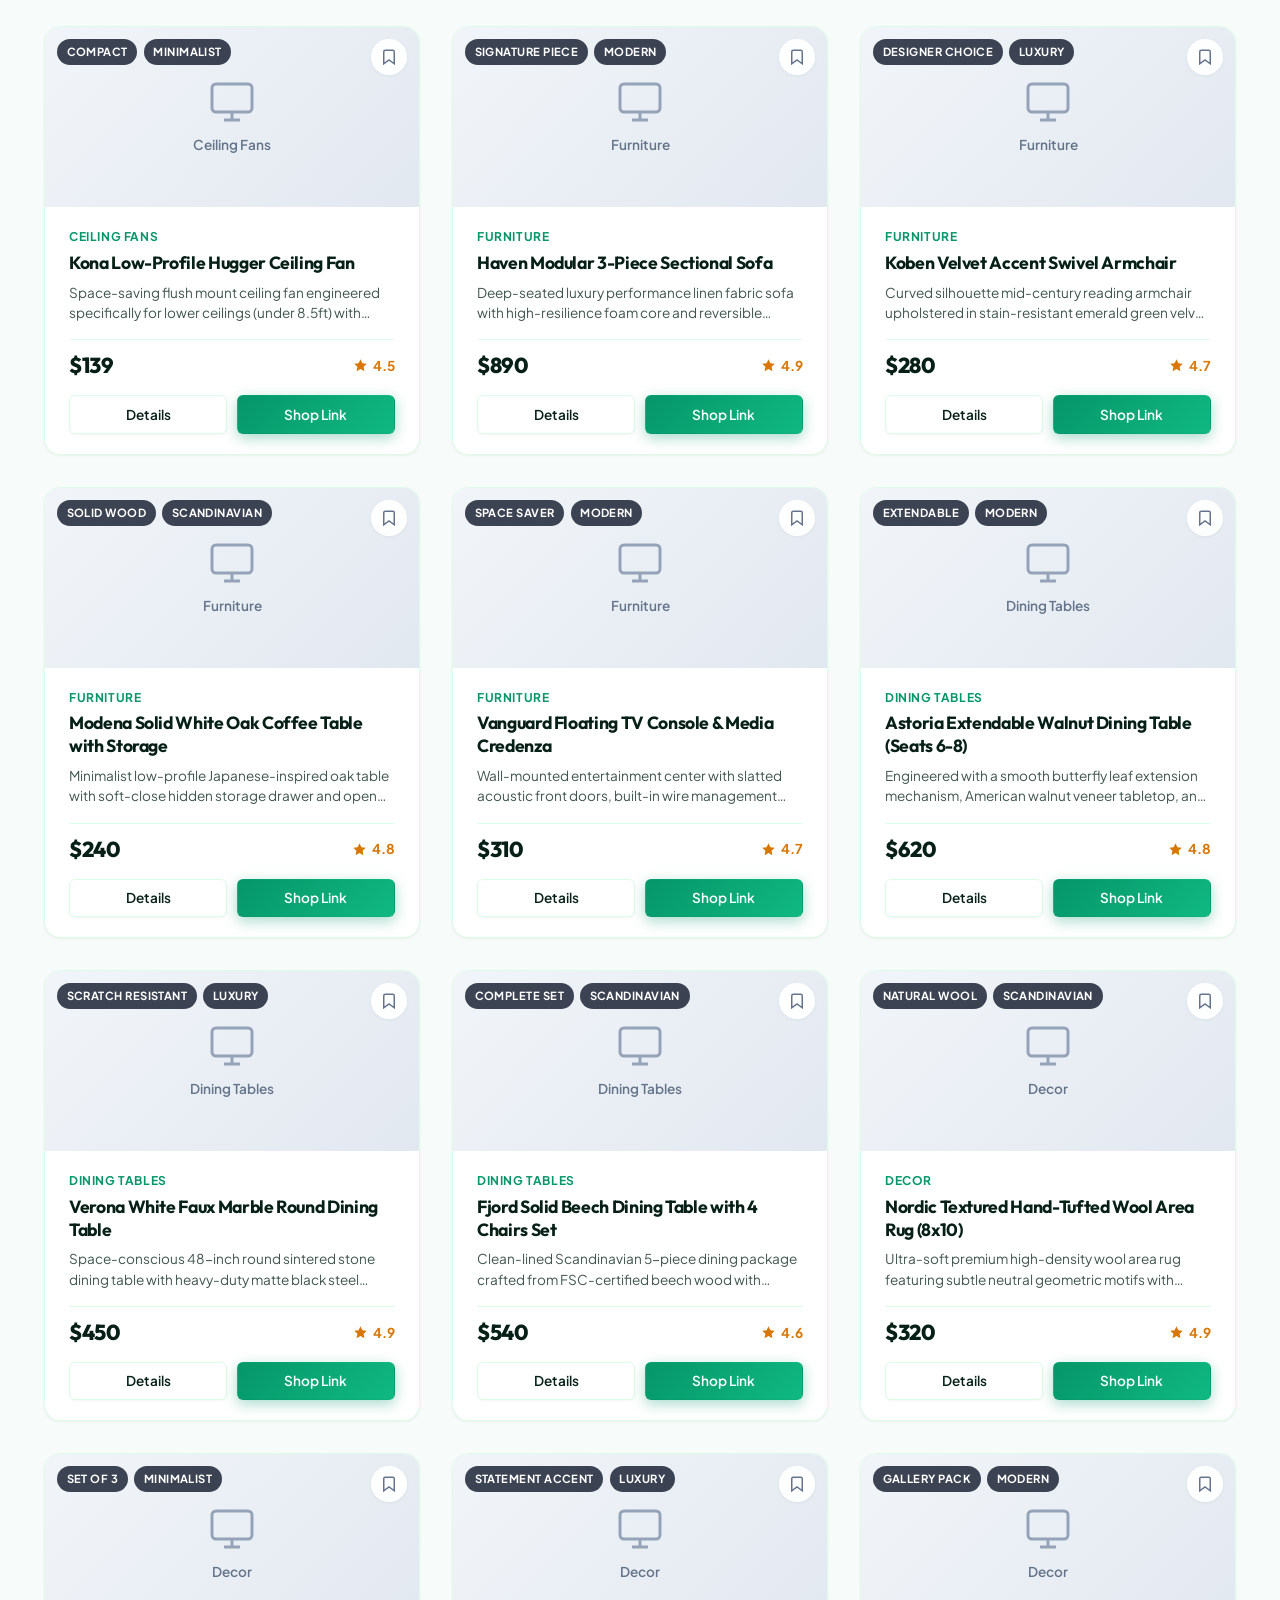
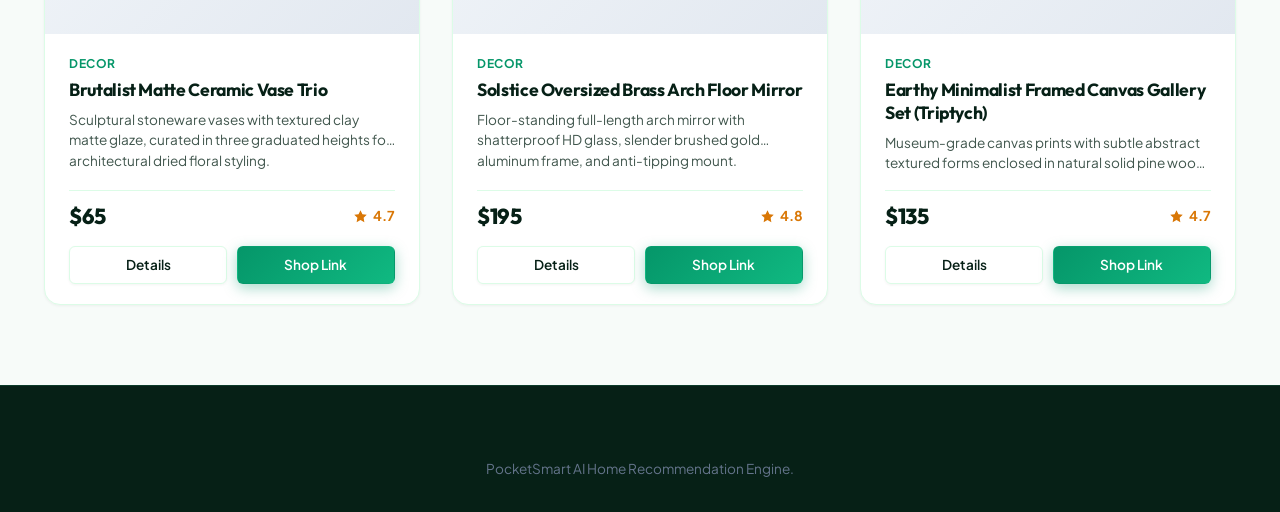
<file: home-recommendations.html>
<!DOCTYPE html>
<html lang="en">
<head>
  <meta charset="UTF-8">
  <meta name="viewport" content="width=device-width, initial-scale=1.0">
  <title>Home Interior Recommendations – PocketSmart AI</title>
  <meta name="description" content="View personalized furniture, lighting, ceiling fan, and decor recommendations with real-time budget tracking.">
  <link rel="stylesheet" href="css/style.css">
  <link rel="stylesheet" href="css/components.css">
  <link rel="stylesheet" href="css/responsive.css">
</head>
<body>

  <!-- Demo Notice Banner -->
  <div class="demo-banner">
    <span>💡 <strong>Recommendation Engine:</strong> Items are matched against your budget target. Save favorites to your Wishlist.</span>
  </div>

  <!-- Header -->
  <header class="navbar" id="topNav">
    <div class="container">
      <a href="index.html" class="brand-logo">
        <div class="brand-icon">
          <svg width="22" height="22" viewBox="0 0 24 24" fill="none" stroke="currentColor" stroke-width="2.5"><path d="M12 2v20M17 5H9.5a3.5 3.5 0 0 0 0 7h5a3.5 3.5 0 0 1 0 7H6"></path></svg>
        </div>
        <span>Pocket<span class="highlight">Smart</span></span>
        <span class="brand-badge">AI</span>
      </a>

      <nav>
        <ul class="nav-menu" id="navMenu">
          <li><a href="dashboard.html" class="nav-link">Dashboard</a></li>
          <li><a href="home-planner.html" class="nav-link active">Home Planner</a></li>
          <li><a href="party-planner.html" class="nav-link">Party Planner</a></li>
          <li><a href="jewelry-planner.html" class="nav-link">Jewelry Planner</a></li>
          <li><a href="saved.html" class="nav-link">Saved Items</a></li>
          <li class="mobile-actions"></li>
        </ul>
      </nav>

      <div class="nav-actions"></div>
      <button class="menu-toggle" id="menuToggle" aria-label="Toggle Navigation Menu">
        <svg width="24" height="24" viewBox="0 0 24 24" fill="none" stroke="currentColor" stroke-width="2"><line x1="3" y1="12" x2="21" y2="12"></line><line x1="3" y1="6" x2="21" y2="6"></line><line x1="3" y1="18" x2="21" y2="18"></line></svg>
      </button>
    </div>
  </header>

  <main class="main-content">
    <div class="container" style="padding-top: 2.5rem; padding-bottom: 5rem;">
      
      <!-- Top Title & Quick Actions -->
      <div style="display: flex; justify-content: space-between; align-items: flex-end; margin-bottom: 2rem; flex-wrap: wrap; gap: 1rem;">
        <div>
          <div style="display: flex; align-items: center; gap: 0.5rem; margin-bottom: 0.35rem;">
            <a href="home-planner.html" style="font-size: 0.85rem; font-weight: 600;">&larr; Adjust Planner Inputs</a>
            <span style="color: var(--muted-text-color);">•</span>
            <span class="section-tag" style="margin: 0; padding: 0.15rem 0.5rem; font-size: 0.72rem;">Home Interior</span>
          </div>
          <h1 id="planTitle" style="font-size: 2.2rem; margin-bottom: 0.25rem;">Personalized Home Recommendations</h1>
          <p id="planSubtitle">Curated furniture, lighting, and decor aligned with your budget.</p>
        </div>

        <div style="display: flex; gap: 0.75rem;">
          <a href="saved.html" class="btn btn-secondary btn-sm">
            <svg width="16" height="16" viewBox="0 0 24 24" fill="none" stroke="currentColor" stroke-width="2"><path d="M19 21l-7-5-7 5V5a2 2 0 0 1 2-2h10a2 2 0 0 1 2 2z"></path></svg>
            Wishlist
          </a>
          <button class="btn btn-primary btn-sm" onclick="window.print()">
            <svg width="16" height="16" viewBox="0 0 24 24" fill="none" stroke="currentColor" stroke-width="2"><polyline points="6 9 6 2 18 2 18 9"></polyline><path d="M6 18H4a2 2 0 0 1-2-2v-5a2 2 0 0 1 2-2h16a2 2 0 0 1 2 2v5a2 2 0 0 1-2 2h-2"></path><rect x="6" y="14" width="12" height="8"></rect></svg>
            Export Plan
          </button>
        </div>
      </div>

      <!-- Real-time Dynamic Budget Gauge & Summary Bar -->
      <div id="budgetSummaryCard" class="budget-summary-card">
        <!-- Rendered by recommendations.js -->
      </div>

      <!-- Toolbar: Search, Category Filter Pills & Sort Dropdown -->
      <div class="toolbar-container">
        <div class="search-box">
          <svg class="search-icon" width="18" height="18" viewBox="0 0 24 24" fill="none" stroke="currentColor" stroke-width="2">
            <circle cx="11" cy="11" r="8"></circle>
            <line x1="21" y1="21" x2="16.65" y2="16.65"></line>
          </svg>
          <input type="text" id="recommendationSearch" placeholder="Search lighting, sofas, oak tables, fans..." />
        </div>

        <div class="filter-pills" id="categoryFilters">
          <!-- Rendered dynamically (All, Lighting, Fans, Furniture, Dining, Decor) -->
        </div>

        <div>
          <select class="sort-select" id="sortSelect">
            <option value="relevance">Sort: Recommended</option>
            <option value="price-low">Price: Low to High</option>
            <option value="price-high">Price: High to Low</option>
            <option value="rating">Highest Rated</option>
          </select>
        </div>
      </div>

      <!-- Recommendation Products Grid -->
      <div class="grid-3" id="productsGrid">
        <!-- Hydrated dynamically by recommendations.js -->
      </div>

    </div>
  </main>

  <!-- Footer -->
  <footer class="footer">
    <div class="container" style="text-align: center;">
      <p style="font-size: 0.85rem; color: #64748b;">PocketSmart AI Home Recommendation Engine.</p>
    </div>
  </footer>

  <script src="js/storage.js"></script>
  <script src="js/ui.js"></script>
  <script src="js/auth.js"></script>
  <script src="js/recommendations.js"></script>
  <script>
    document.addEventListener('DOMContentLoaded', () => {
      Recommendations.init('home');
    });
  </script>
</body>
</html>
</file>
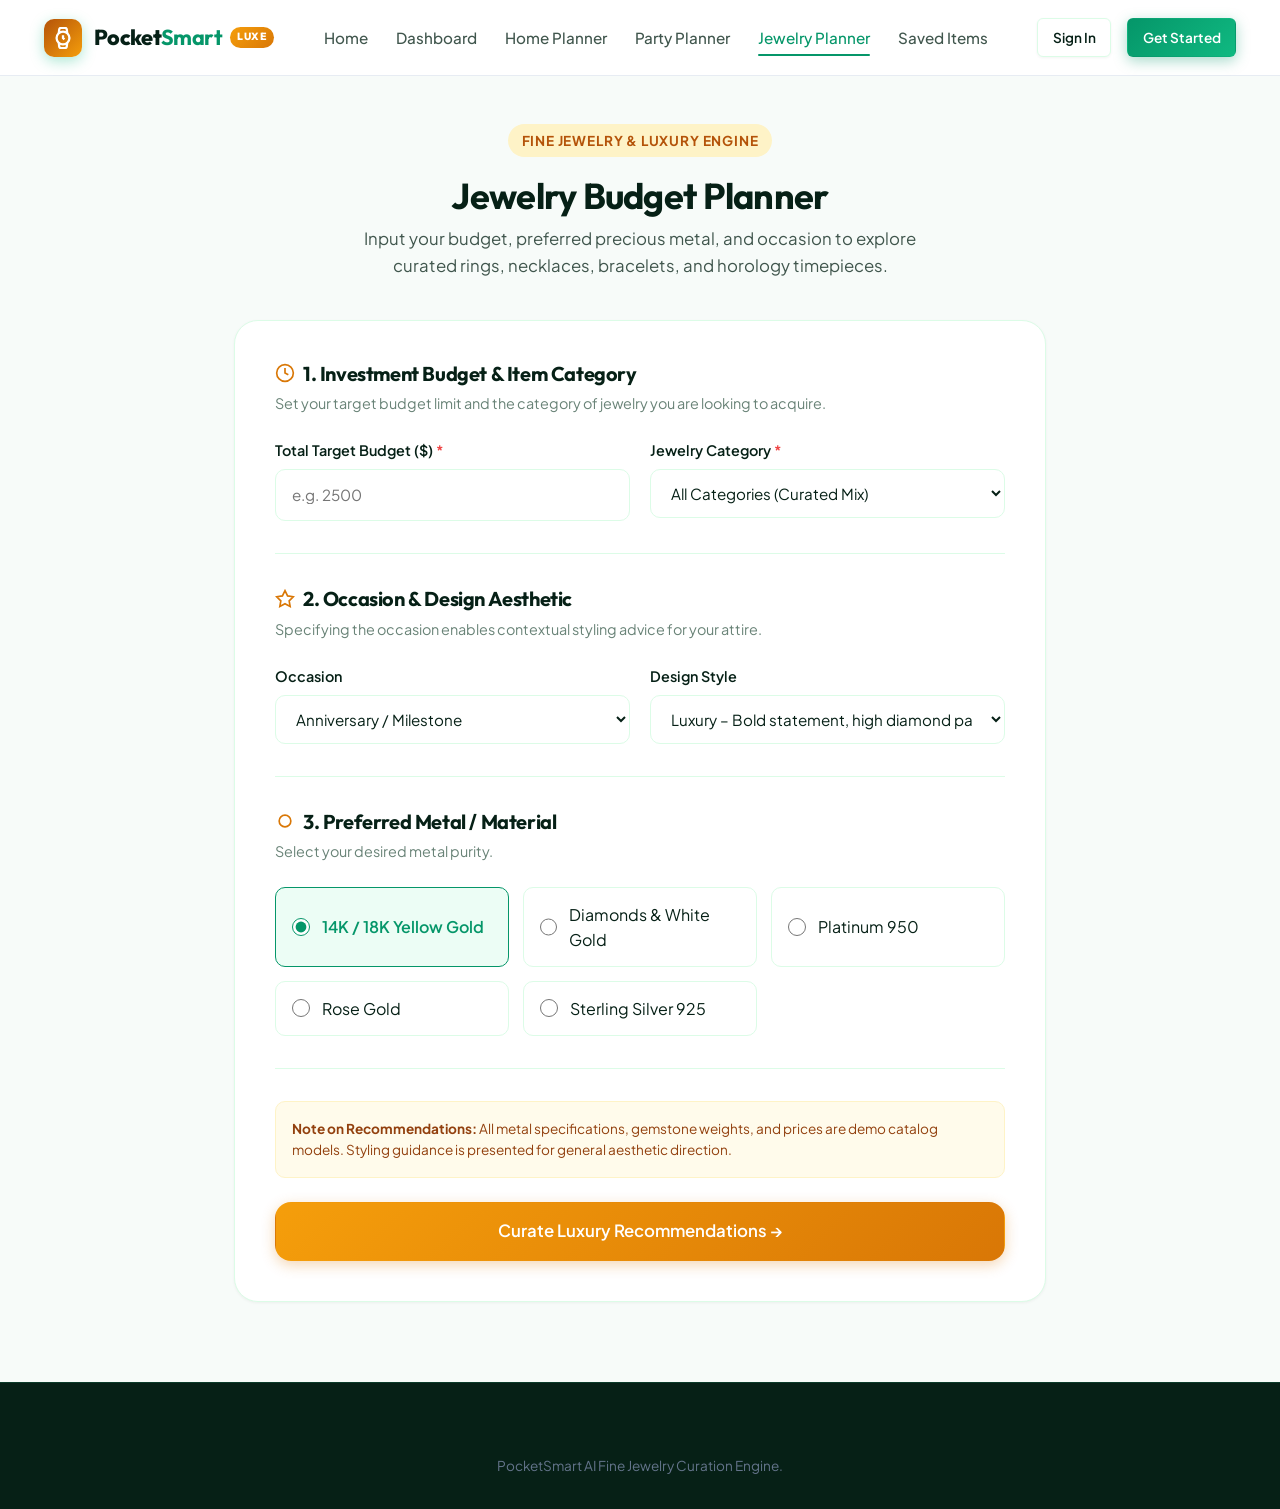
<file: jewelry-planner.html>
<!DOCTYPE html>
<html lang="en">
<head>
  <meta charset="UTF-8">
  <meta name="viewport" content="width=device-width, initial-scale=1.0">
  <title>Jewelry Budget Planner – PocketSmart AI</title>
  <meta name="description" content="Discover fine jewelry, engagement rings, gold chains, and luxury timepieces tailored to your budget and occasion.">
  <link rel="stylesheet" href="css/style.css">
  <link rel="stylesheet" href="css/components.css">
  <link rel="stylesheet" href="css/responsive.css">
</head>
<body>

  <!-- Demo Notice Banner -->
  <div class="demo-banner">
    <span>✨ <strong>Fine Jewelry Engine:</strong> Curates 14K/18K gold, diamonds, platinum, and timepieces with styling guidance.</span>
  </div>

  <!-- Header -->
  <header class="navbar" id="topNav">
    <div class="container">
      <a href="index.html" class="brand-logo">
        <div class="brand-icon" style="background: linear-gradient(135deg, #b45309 0%, #f59e0b 100%);">
          <svg width="22" height="22" viewBox="0 0 24 24" fill="none" stroke="currentColor" stroke-width="2.5"><circle cx="12" cy="12" r="7"></circle><polyline points="12 9 12 12 13.5 13.5"></polyline><path d="M16.51 17.35l-.35 3.83a2 2 0 0 1-2 1.82H9.83a2 2 0 0 1-2-1.82l-.35-3.83m.01-10.7l.35-3.83A2 2 0 0 1 9.83 1h4.35a2 2 0 0 1 2 1.82l.35 3.83"></path></svg>
        </div>
        <span>Pocket<span class="highlight">Smart</span></span>
        <span class="brand-badge" style="background: linear-gradient(135deg, #f59e0b, #d97706);">LUXE</span>
      </a>

      <nav>
        <ul class="nav-menu" id="navMenu">
          <li><a href="index.html" class="nav-link">Home</a></li>
          <li><a href="dashboard.html" class="nav-link">Dashboard</a></li>
          <li><a href="home-planner.html" class="nav-link">Home Planner</a></li>
          <li><a href="party-planner.html" class="nav-link">Party Planner</a></li>
          <li><a href="jewelry-planner.html" class="nav-link active">Jewelry Planner</a></li>
          <li><a href="saved.html" class="nav-link">Saved Items</a></li>
          <li class="mobile-actions"></li>
        </ul>
      </nav>

      <div class="nav-actions"></div>
      <button class="menu-toggle" id="menuToggle" aria-label="Toggle Navigation Menu">
        <svg width="24" height="24" viewBox="0 0 24 24" fill="none" stroke="currentColor" stroke-width="2"><line x1="3" y1="12" x2="21" y2="12"></line><line x1="3" y1="6" x2="21" y2="6"></line><line x1="3" y1="18" x2="21" y2="18"></line></svg>
      </button>
    </div>
  </header>

  <main class="main-content">
    <div class="container" style="padding-top: 3rem; padding-bottom: 5rem; max-width: 860px;">
      
      <div style="margin-bottom: 2.5rem; text-align: center;">
        <div class="section-tag gold">Fine Jewelry & Luxury Engine</div>
        <h1 style="font-size: 2.25rem; margin-bottom: 0.5rem;">Jewelry Budget Planner</h1>
        <p style="font-size: 1.05rem; max-width: 600px; margin: 0 auto;">
          Input your budget, preferred precious metal, and occasion to explore curated rings, necklaces, bracelets, and horology timepieces.
        </p>
      </div>

      <div class="form-card">
        <form id="jewelryPlannerForm">

          <!-- Section 1: Budget & Category -->
          <div class="form-section">
            <h3 class="form-section-title">
              <svg width="20" height="20" viewBox="0 0 24 24" fill="none" stroke="#d97706" stroke-width="2"><circle cx="12" cy="12" r="10"></circle><path d="M12 6v6l4 2"></path></svg>
              1. Investment Budget & Item Category
            </h3>
            <p class="form-section-subtitle">Set your target budget limit and the category of jewelry you are looking to acquire.</p>

            <div class="grid-2" style="gap: 1.25rem;">
              <div class="form-group" style="margin: 0;">
                <label class="form-label" for="jwlBudget">Total Target Budget ($) <span class="required">*</span></label>
                <input type="number" class="form-control" id="jwlBudget" name="budget" placeholder="e.g. 2500" min="50" max="500000" step="50" required />
              </div>

              <div class="form-group" style="margin: 0;">
                <label class="form-label" for="jewelryType">Jewelry Category <span class="required">*</span></label>
                <select class="form-control" id="jewelryType" name="jewelryType">
                  <option value="All" selected>All Categories (Curated Mix)</option>
                  <option value="Rings">Rings (Solitaires, Bands, Halos)</option>
                  <option value="Necklaces">Necklaces (Pendants, Chains, Chokers)</option>
                  <option value="Bracelets">Bracelets (Tennis, Bangles, Herringbone)</option>
                  <option value="Earrings">Earrings (Studs, Huggies, Drops)</option>
                  <option value="Watches">Luxury Watches (Dress Watches, Chronographs)</option>
                </select>
              </div>
            </div>
          </div>

          <!-- Section 2: Occasion & Style -->
          <div class="form-section">
            <h3 class="form-section-title">
              <svg width="20" height="20" viewBox="0 0 24 24" fill="none" stroke="#d97706" stroke-width="2"><polygon points="12 2 15.09 8.26 22 9.27 17 14.14 18.18 21.02 12 17.77 5.82 21.02 7 14.14 2 9.27 8.91 8.26 12 2"></polygon></svg>
              2. Occasion & Design Aesthetic
            </h3>
            <p class="form-section-subtitle">Specifying the occasion enables contextual styling advice for your attire.</p>

            <div class="grid-2" style="gap: 1.25rem;">
              <div class="form-group" style="margin: 0;">
                <label class="form-label" for="occasion">Occasion</label>
                <select class="form-control" id="occasion" name="occasion">
                  <option value="Wedding">Wedding / Engagement</option>
                  <option value="Anniversary" selected>Anniversary / Milestone</option>
                  <option value="Gift">Personal Gift</option>
                  <option value="Party">Party / Evening Gala</option>
                  <option value="Formal">Formal / Black Tie</option>
                  <option value="Casual">Casual / Everyday Luxury</option>
                </select>
              </div>

              <div class="form-group" style="margin: 0;">
                <label class="form-label" for="style">Design Style</label>
                <select class="form-control" id="style" name="style">
                  <option value="Luxury" selected>Luxury – Bold statement, high diamond pavé, heirloom quality</option>
                  <option value="Minimalist">Minimalist – Clean lines, subtle floating stones, everyday wear</option>
                  <option value="Modern">Modern – Geometric forms, chunky silhouettes, fluid links</option>
                  <option value="Classic">Classic – Timeless prong settings, tennis bracelets, pearls</option>
                  <option value="Traditional">Traditional – Vintage halos, rich emeralds, intricate engraving</option>
                </select>
              </div>
            </div>
          </div>

          <!-- Section 3: Precious Metal & Tone -->
          <div class="form-section">
            <h3 class="form-section-title">
              <svg width="20" height="20" viewBox="0 0 24 24" fill="none" stroke="#d97706" stroke-width="2"><circle cx="12" cy="12" r="7"></circle></svg>
              3. Preferred Metal / Material
            </h3>
            <p class="form-section-subtitle">Select your desired metal purity.</p>

            <div class="checkbox-grid">
              <label class="checkbox-card selected">
                <input type="radio" name="metal" value="Gold" checked />
                <span>14K / 18K Yellow Gold</span>
              </label>

              <label class="checkbox-card">
                <input type="radio" name="metal" value="Diamond" />
                <span>Diamonds & White Gold</span>
              </label>

              <label class="checkbox-card">
                <input type="radio" name="metal" value="Platinum" />
                <span>Platinum 950</span>
              </label>

              <label class="checkbox-card">
                <input type="radio" name="metal" value="Rose Gold" />
                <span>Rose Gold</span>
              </label>

              <label class="checkbox-card">
                <input type="radio" name="metal" value="Silver" />
                <span>Sterling Silver 925</span>
              </label>
            </div>
          </div>

          <div style="background: #fffbeb; border: 1px solid #fef3c7; border-radius: var(--radius-md); padding: 1rem; margin-bottom: 1.5rem; font-size: 0.85rem; color: #92400e;">
            <strong>Note on Recommendations:</strong> All metal specifications, gemstone weights, and prices are demo catalog models. Styling guidance is presented for general aesthetic direction.
          </div>

          <!-- Submit Button -->
          <button type="submit" class="btn btn-gold btn-block btn-lg">
            Curate Luxury Recommendations &rarr;
          </button>

        </form>
      </div>

    </div>
  </main>

  <footer class="footer">
    <div class="container" style="text-align: center;">
      <p style="font-size: 0.85rem; color: #64748b;">PocketSmart AI Fine Jewelry Curation Engine.</p>
    </div>
  </footer>

  <script src="js/storage.js"></script>
  <script src="js/ui.js"></script>
  <script src="js/auth.js"></script>
  <script src="js/planners.js"></script>
</body>
</html>
</file>
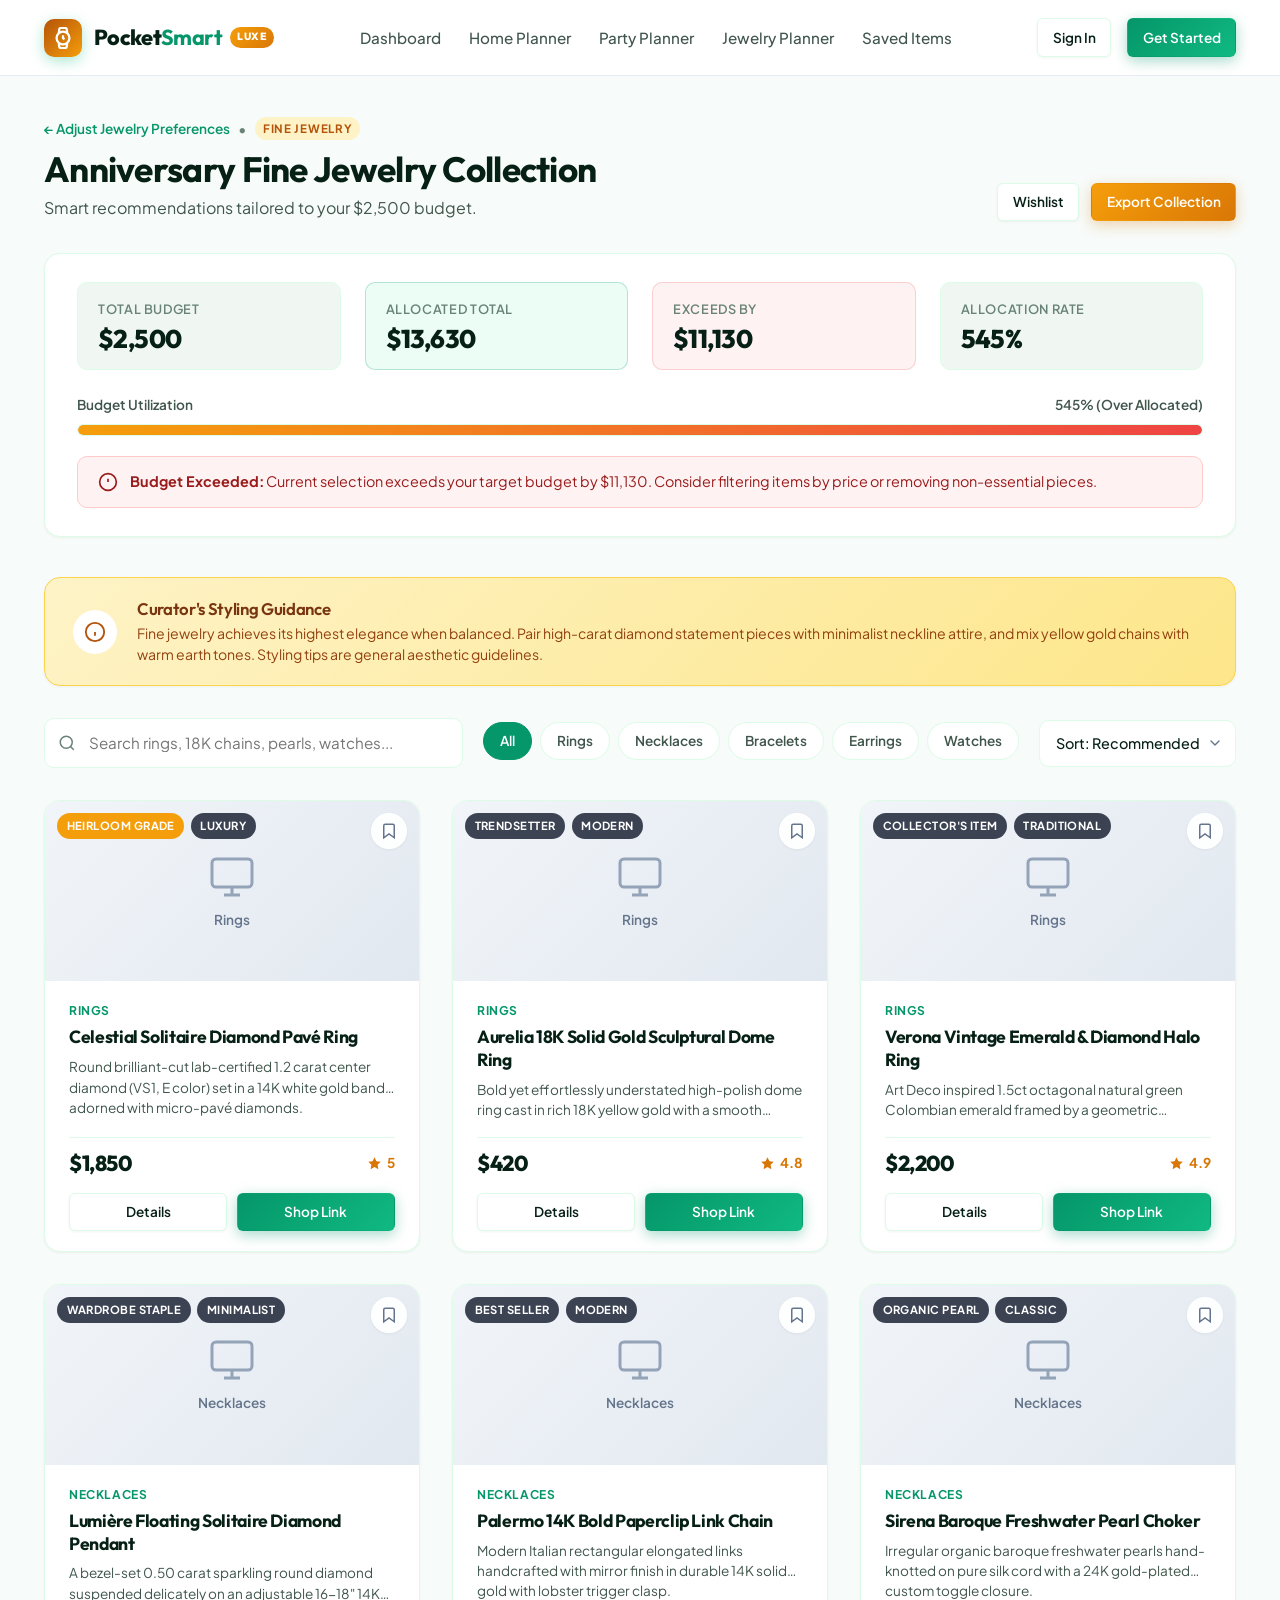
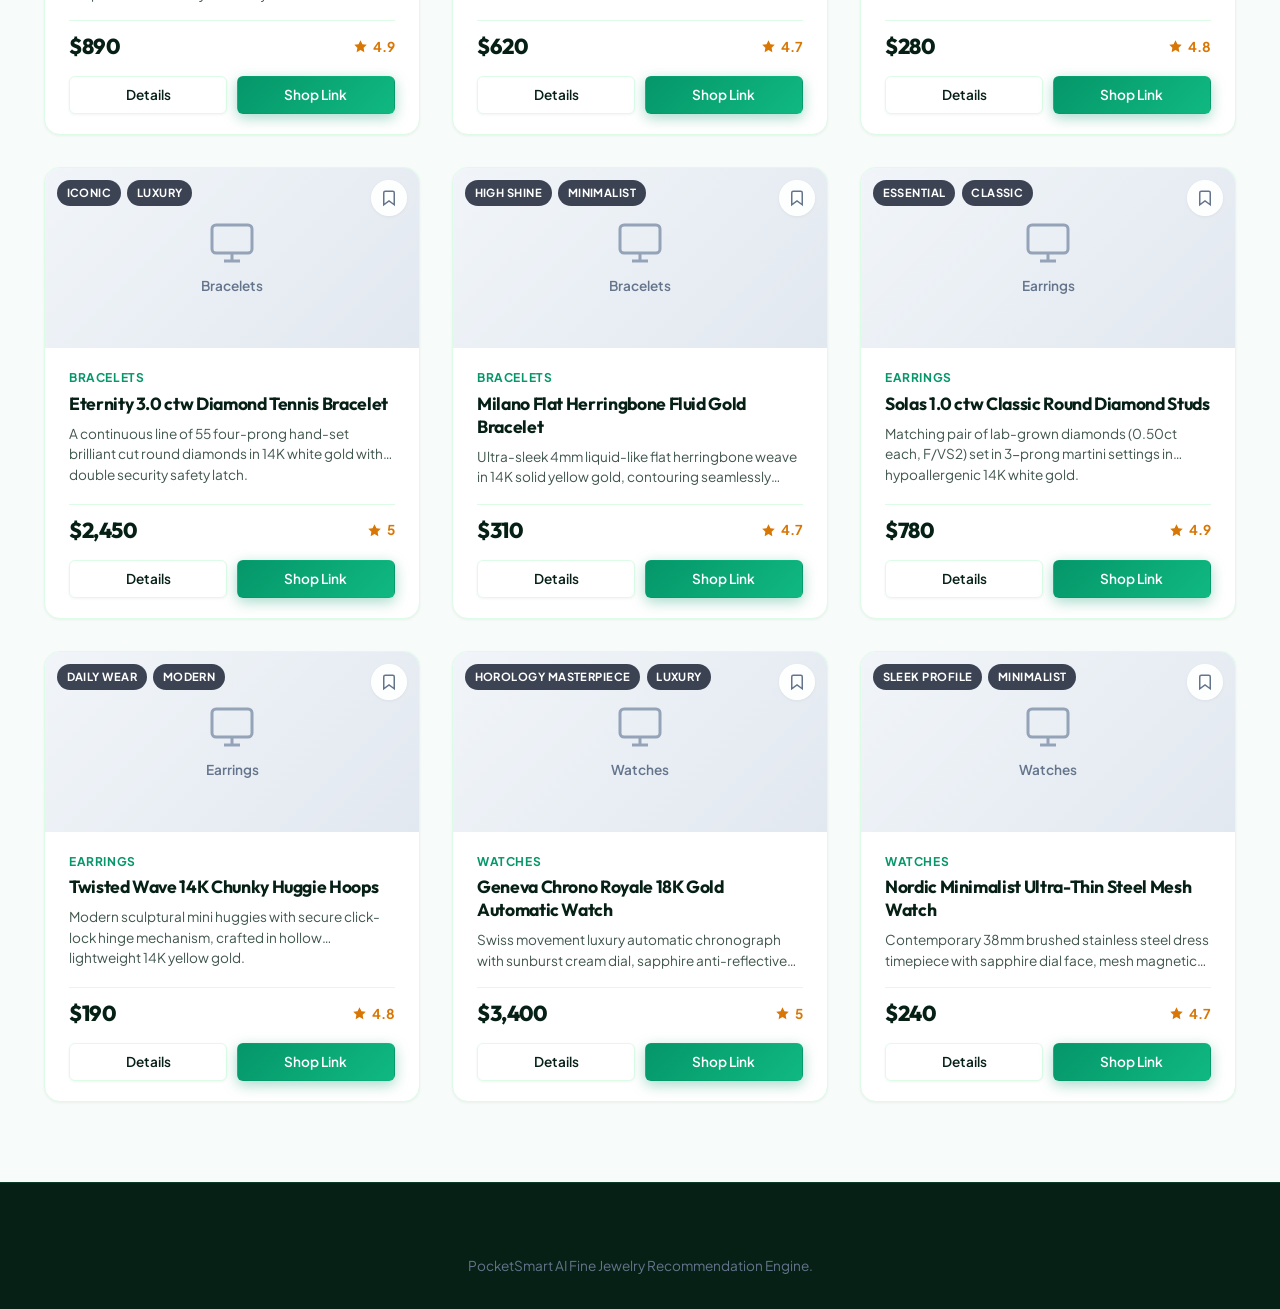
<file: jewelry-recommendations.html>
<!DOCTYPE html>
<html lang="en">
<head>
  <meta charset="UTF-8">
  <meta name="viewport" content="width=device-width, initial-scale=1.0">
  <title>Fine Jewelry Recommendations – PocketSmart AI</title>
  <meta name="description" content="Explore fine diamond rings, 18K solid gold chains, and luxury timepieces matched to your budget.">
  <link rel="stylesheet" href="css/style.css">
  <link rel="stylesheet" href="css/components.css">
  <link rel="stylesheet" href="css/responsive.css">
</head>
<body>

  <!-- Demo Banner -->
  <div class="demo-banner">
    <span>✨ <strong>Fine Jewelry Engine:</strong> Curated pieces with transparent pricing and styling recommendations.</span>
  </div>

  <!-- Header -->
  <header class="navbar" id="topNav">
    <div class="container">
      <a href="index.html" class="brand-logo">
        <div class="brand-icon" style="background: linear-gradient(135deg, #b45309 0%, #f59e0b 100%);">
          <svg width="22" height="22" viewBox="0 0 24 24" fill="none" stroke="currentColor" stroke-width="2.5"><circle cx="12" cy="12" r="7"></circle><polyline points="12 9 12 12 13.5 13.5"></polyline><path d="M16.51 17.35l-.35 3.83a2 2 0 0 1-2 1.82H9.83a2 2 0 0 1-2-1.82l-.35-3.83m.01-10.7l.35-3.83A2 2 0 0 1 9.83 1h4.35a2 2 0 0 1 2 1.82l.35 3.83"></path></svg>
        </div>
        <span>Pocket<span class="highlight">Smart</span></span>
        <span class="brand-badge" style="background: linear-gradient(135deg, #f59e0b, #d97706);">LUXE</span>
      </a>

      <nav>
        <ul class="nav-menu" id="navMenu">
          <li><a href="dashboard.html" class="nav-link">Dashboard</a></li>
          <li><a href="home-planner.html" class="nav-link">Home Planner</a></li>
          <li><a href="party-planner.html" class="nav-link">Party Planner</a></li>
          <li><a href="jewelry-planner.html" class="nav-link active">Jewelry Planner</a></li>
          <li><a href="saved.html" class="nav-link">Saved Items</a></li>
          <li class="mobile-actions"></li>
        </ul>
      </nav>

      <div class="nav-actions"></div>
      <button class="menu-toggle" id="menuToggle" aria-label="Toggle Navigation Menu">
        <svg width="24" height="24" viewBox="0 0 24 24" fill="none" stroke="currentColor" stroke-width="2"><line x1="3" y1="12" x2="21" y2="12"></line><line x1="3" y1="6" x2="21" y2="6"></line><line x1="3" y1="18" x2="21" y2="18"></line></svg>
      </button>
    </div>
  </header>

  <main class="main-content">
    <div class="container" style="padding-top: 2.5rem; padding-bottom: 5rem;">
      
      <div style="display: flex; justify-content: space-between; align-items: flex-end; margin-bottom: 2rem; flex-wrap: wrap; gap: 1rem;">
        <div>
          <div style="display: flex; align-items: center; gap: 0.5rem; margin-bottom: 0.35rem;">
            <a href="jewelry-planner.html" style="font-size: 0.85rem; font-weight: 600;">&larr; Adjust Jewelry Preferences</a>
            <span style="color: var(--muted-text-color);">•</span>
            <span class="section-tag gold" style="margin: 0; padding: 0.15rem 0.5rem; font-size: 0.72rem;">Fine Jewelry</span>
          </div>
          <h1 id="planTitle" style="font-size: 2.2rem; margin-bottom: 0.25rem;">Curated Luxury Jewelry Collection</h1>
          <p id="planSubtitle">Handcrafted diamond pavé, 18K solid gold, and Swiss chronographs within your budget.</p>
        </div>

        <div style="display: flex; gap: 0.75rem;">
          <a href="saved.html" class="btn btn-secondary btn-sm">Wishlist</a>
          <button class="btn btn-gold btn-sm" onclick="window.print()">Export Collection</button>
        </div>
      </div>

      <!-- Real-time Budget Summary Gauge -->
      <div id="budgetSummaryCard" class="budget-summary-card"></div>

      <!-- General Styling Tips Guidance Banner -->
      <div style="background: linear-gradient(135deg, #fef3c7 0%, #fde68a 100%); border: 1px solid #fcd34d; border-radius: var(--radius-lg); padding: 1.25rem 1.75rem; margin-bottom: 2rem; display: flex; align-items: center; gap: 1.25rem; box-shadow: var(--shadow-sm);">
        <div style="width: 44px; height: 44px; border-radius: 50%; background: #ffffff; display: flex; align-items: center; justify-content: center; color: #b45309; flex-shrink: 0;">
          <svg width="22" height="22" viewBox="0 0 24 24" fill="none" stroke="currentColor" stroke-width="2"><circle cx="12" cy="12" r="10"></circle><line x1="12" y1="16" x2="12" y2="12"></line><line x1="12" y1="8" x2="12.01" y2="8"></line></svg>
        </div>
        <div>
          <h4 style="font-size: 1.05rem; color: #78350f; margin-bottom: 0.25rem;">Curator's Styling Guidance</h4>
          <p style="font-size: 0.88rem; color: #92400e; margin: 0; line-height: 1.5;">
            Fine jewelry achieves its highest elegance when balanced. Pair high-carat diamond statement pieces with minimalist neckline attire, and mix yellow gold chains with warm earth tones. Styling tips are general aesthetic guidelines.
          </p>
        </div>
      </div>

      <!-- Search & Filters Toolbar -->
      <div class="toolbar-container">
        <div class="search-box">
          <svg class="search-icon" width="18" height="18" viewBox="0 0 24 24" fill="none" stroke="currentColor" stroke-width="2">
            <circle cx="11" cy="11" r="8"></circle>
            <line x1="21" y1="21" x2="16.65" y2="16.65"></line>
          </svg>
          <input type="text" id="recommendationSearch" placeholder="Search rings, 18K chains, pearls, watches..." />
        </div>

        <div class="filter-pills" id="categoryFilters"></div>

        <div>
          <select class="sort-select" id="sortSelect">
            <option value="relevance">Sort: Recommended</option>
            <option value="price-low">Price: Low to High</option>
            <option value="price-high">Price: High to Low</option>
            <option value="rating">Highest Rated</option>
          </select>
        </div>
      </div>

      <!-- Products Grid -->
      <div class="grid-3" id="productsGrid"></div>

    </div>
  </main>

  <footer class="footer">
    <div class="container" style="text-align: center;">
      <p style="font-size: 0.85rem; color: #64748b;">PocketSmart AI Fine Jewelry Recommendation Engine.</p>
    </div>
  </footer>

  <script src="js/storage.js"></script>
  <script src="js/ui.js"></script>
  <script src="js/auth.js"></script>
  <script src="js/recommendations.js"></script>
  <script>
    document.addEventListener('DOMContentLoaded', () => {
      Recommendations.init('jewelry');
    });
  </script>
</body>
</html>
</file>
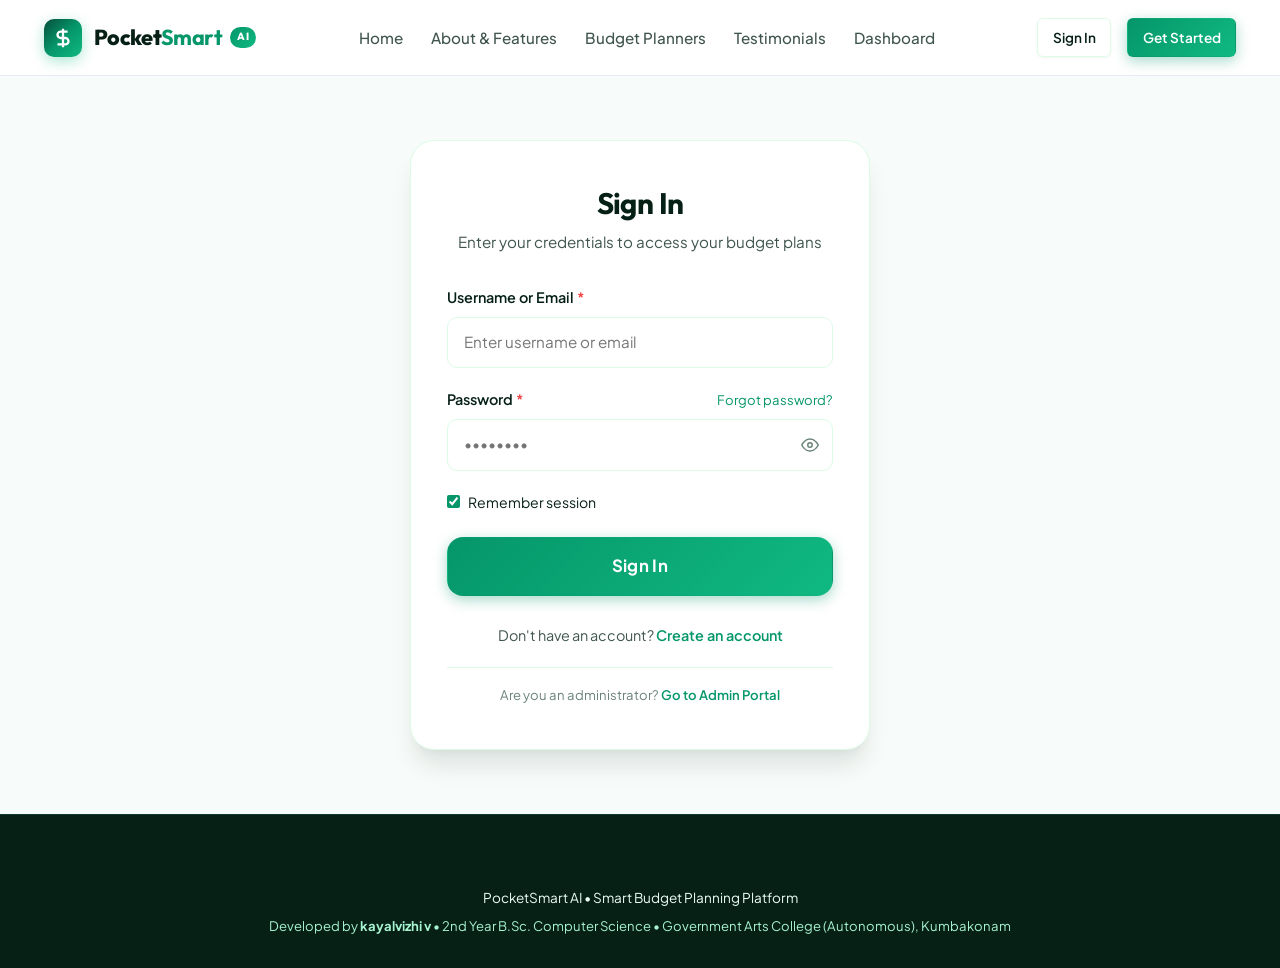
<file: login.html>
<!DOCTYPE html>
<html lang="en">
<head>
  <meta charset="UTF-8">
  <meta name="viewport" content="width=device-width, initial-scale=1.0">
  <title>User Sign In – PocketSmart AI</title>
  <meta name="description" content="Sign in to your PocketSmart AI dashboard to access saved budget plans, recommendations, and custom settings.">
  <link rel="stylesheet" href="css/style.css">
  <link rel="stylesheet" href="css/components.css">
  <link rel="stylesheet" href="css/responsive.css">
</head>
<body>

  <!-- Header -->
  <header class="navbar" id="topNav">
    <div class="container">
      <a href="index.html" class="brand-logo">
        <div class="brand-icon">
          <svg width="22" height="22" viewBox="0 0 24 24" fill="none" stroke="currentColor" stroke-width="2.5"><path d="M12 2v20M17 5H9.5a3.5 3.5 0 0 0 0 7h5a3.5 3.5 0 0 1 0 7H6"></path></svg>
        </div>
        <span>Pocket<span class="highlight">Smart</span></span>
        <span class="brand-badge">AI</span>
      </a>

      <nav>
        <ul class="nav-menu" id="navMenu">
          <li><a href="index.html" class="nav-link">Home</a></li>
          <li><a href="about.html" class="nav-link">About & Features</a></li>
          <li><a href="index.html#planners" class="nav-link">Budget Planners</a></li>
          <li><a href="testimonials.html" class="nav-link">Testimonials</a></li>
          <li><a href="dashboard.html" class="nav-link">Dashboard</a></li>
          <li class="mobile-actions"></li>
        </ul>
      </nav>

      <div class="nav-actions"></div>
      <button class="menu-toggle" id="menuToggle" aria-label="Toggle Navigation Menu">
        <svg width="24" height="24" viewBox="0 0 24 24" fill="none" stroke="currentColor" stroke-width="2"><line x1="3" y1="12" x2="21" y2="12"></line><line x1="3" y1="6" x2="21" y2="6"></line><line x1="3" y1="18" x2="21" y2="18"></line></svg>
      </button>
    </div>
  </header>

  <main class="main-content">
    <div class="auth-wrapper" style="padding: 4rem 1.5rem; display: flex; align-items: center; justify-content: center;">
      <div class="auth-card" style="box-shadow: var(--shadow-xl); border: 1px solid var(--border-color); border-radius: var(--radius-xl); padding: 2.75rem 2.25rem;">
        <div class="auth-header" style="text-align: center; margin-bottom: 2rem;">
          <h2 style="font-size: 1.85rem; margin-bottom: 0.5rem;">Sign In</h2>
          <p style="color: var(--text-secondary); font-size: 0.95rem;">Enter your credentials to access your budget plans</p>
        </div>

        <form id="loginForm">
          <div class="form-group" style="margin-bottom: 1.25rem;">
            <label class="form-label" for="username">Username or Email <span class="required">*</span></label>
            <input type="text" class="form-control" id="username" name="username" placeholder="Enter username or email" required autocomplete="username" />
            <div class="invalid-feedback">Please enter your username.</div>
          </div>

          <div class="form-group" style="margin-bottom: 1.25rem;">
            <div style="display: flex; justify-content: space-between; align-items: center; margin-bottom: 0.45rem;">
              <label class="form-label" for="password" style="margin: 0;">Password <span class="required">*</span></label>
              <a href="forgot-password.html" style="font-size: 0.82rem; color: var(--secondary-color);">Forgot password?</a>
            </div>
            <div style="position: relative;">
              <input type="password" class="form-control" id="password" name="password" placeholder="••••••••" required autocomplete="current-password" />
              <button type="button" id="togglePasswordBtn" style="position: absolute; right: 0.85rem; top: 50%; transform: translateY(-50%); background: none; border: none; cursor: pointer; color: var(--muted-text-color);" aria-label="Toggle password visibility">
                <svg id="eyeIcon" width="18" height="18" viewBox="0 0 24 24" fill="none" stroke="currentColor" stroke-width="2"><path d="M1 12s4-8 11-8 11 8 11 8-4 8-11 8-11-8-11-8z"></path><circle cx="12" cy="12" r="3"></circle></svg>
              </button>
            </div>
            <div class="invalid-feedback">Please enter your password.</div>
          </div>

          <div class="form-group" style="display: flex; align-items: center; justify-content: space-between; margin-bottom: 1.5rem;">
            <label style="display: flex; align-items: center; gap: 0.5rem; font-size: 0.88rem; cursor: pointer;">
              <input type="checkbox" id="rememberMe" checked style="accent-color: var(--secondary-color);" />
              <span>Remember session</span>
            </label>
          </div>

          <button type="submit" class="btn btn-primary btn-block btn-lg" id="submitLoginBtn" style="font-weight: 700; letter-spacing: 0.02em;">
            Sign In
          </button>
        </form>

        <div class="auth-footer" style="margin-top: 1.75rem; text-align: center; font-size: 0.9rem;">
          Don't have an account? <a href="register.html" style="font-weight: 600; color: var(--secondary-color);">Create an account</a>
          <div style="margin-top: 1.25rem; padding-top: 1rem; border-top: 1px solid var(--border-color); font-size: 0.82rem; color: var(--muted-text-color);">
            Are you an administrator? <a href="admin-login.html" style="font-weight: 600; color: var(--secondary-color);">Go to Admin Portal</a>
          </div>
        </div>
      </div>
    </div>
  </main>

  <!-- Footer with Developer Credit -->
  <footer class="footer">
    <div class="container" style="text-align: center;">
      <p style="font-size: 0.85rem; color: #ecfdf5; margin-bottom: 0.35rem;">
        PocketSmart AI • Smart Budget Planning Platform
      </p>
      <p style="font-size: 0.82rem; color: #a7f3d0;">
        Developed by <strong>kayalvizhi v</strong> • 2nd Year B.Sc. Computer Science • Government Arts College (Autonomous), Kumbakonam
      </p>
    </div>
  </footer>

  <script src="js/storage.js"></script>
  <script src="js/ui.js"></script>
  <script src="js/auth.js"></script>
  <script>
    document.addEventListener('DOMContentLoaded', () => {
      const form = document.getElementById('loginForm');
      const togglePasswordBtn = document.getElementById('togglePasswordBtn');
      const passwordInput = document.getElementById('password');
      const submitBtn = document.getElementById('submitLoginBtn');

      // Password toggle
      togglePasswordBtn.addEventListener('click', () => {
        const isPassword = passwordInput.type === 'password';
        passwordInput.type = isPassword ? 'text' : 'password';
      });

      // Submit
      form.addEventListener('submit', (e) => {
        e.preventDefault();
        const username = form.username.value.trim();
        const password = form.password.value;

        submitBtn.disabled = true;
        submitBtn.innerHTML = 'Signing in...';

        setTimeout(() => {
          try {
            AuthService.login(username, password, 'user');
            UI.showToast('Login successful! Redirecting...', 'success');
            
            const params = new URLSearchParams(window.location.search);
            const redirectUrl = params.get('redirect') ? decodeURIComponent(params.get('redirect')) : 'dashboard.html';
            setTimeout(() => {
              window.location.href = redirectUrl;
            }, 500);
          } catch (err) {
            submitBtn.disabled = false;
            submitBtn.innerHTML = 'Sign In';
            UI.showToast(err.message, 'danger');
          }
        }, 400);
      });
    });
  </script>
</body>
</html>
</file>
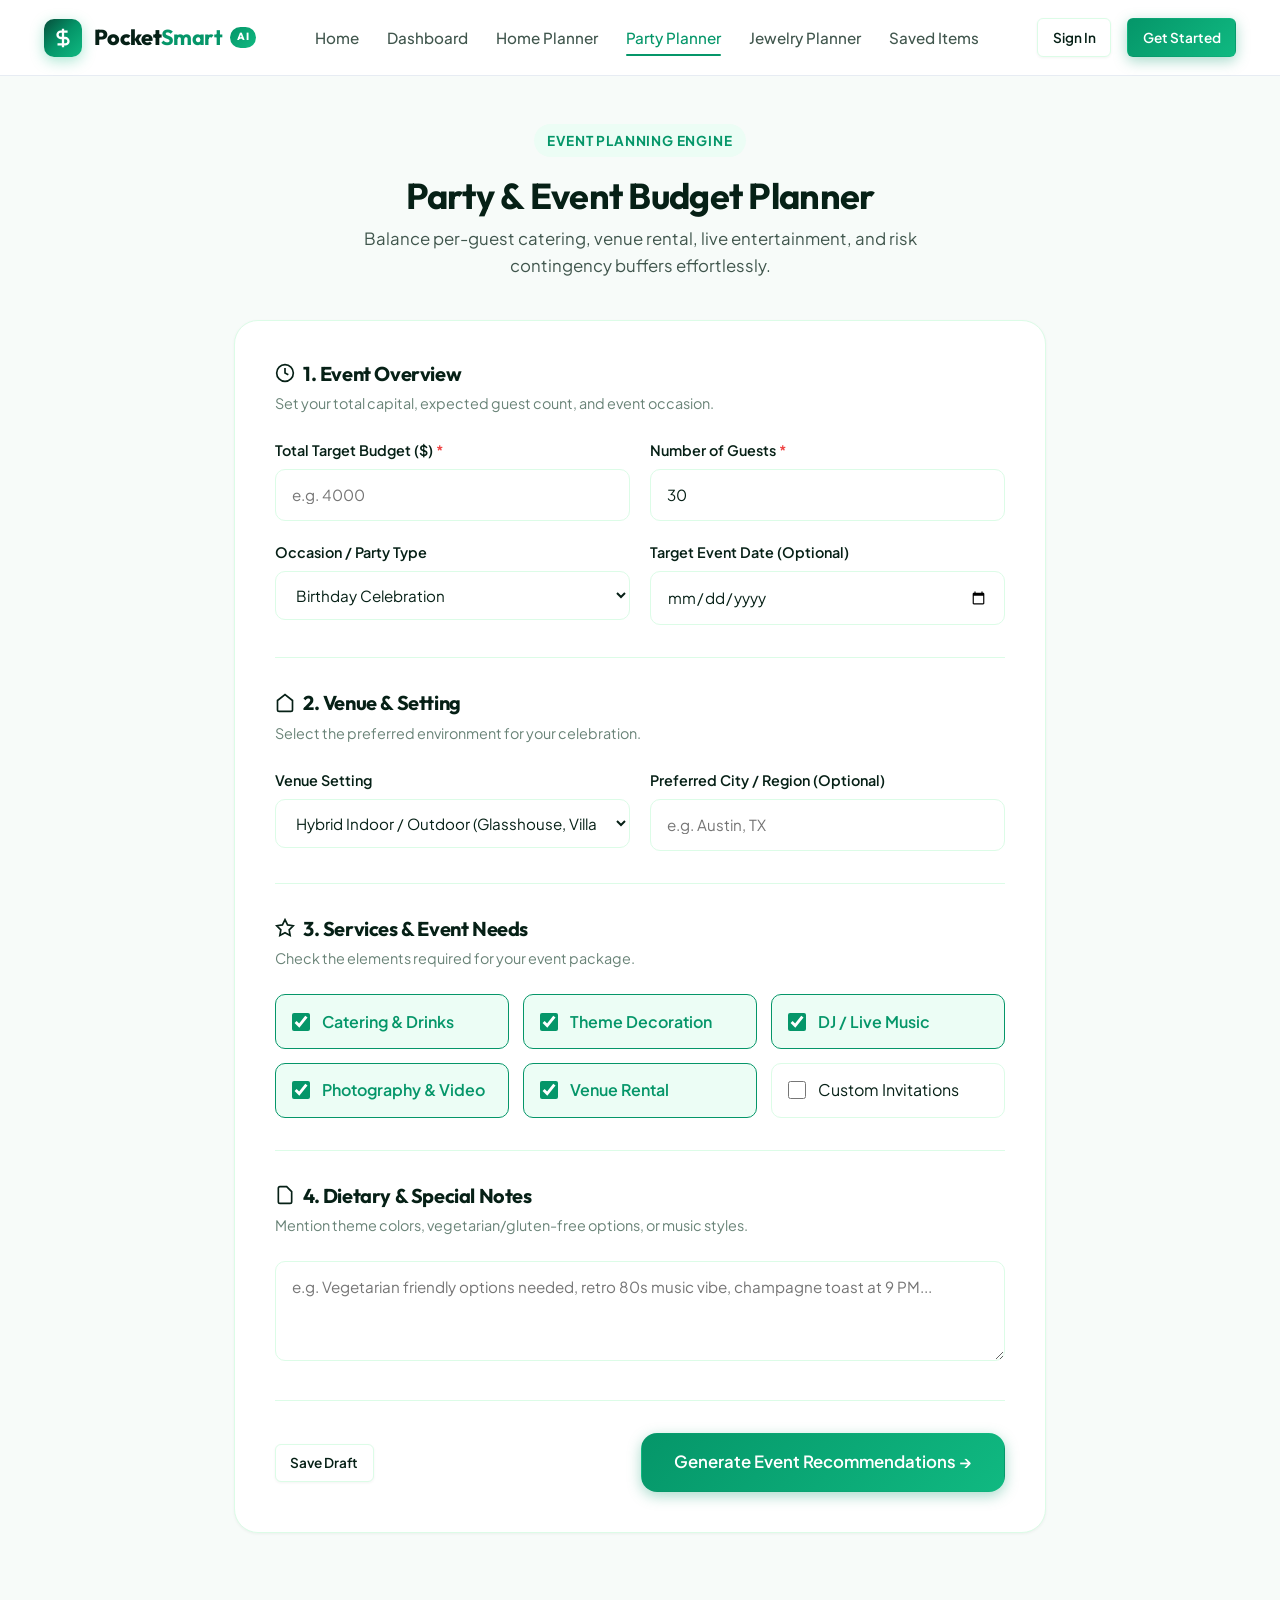
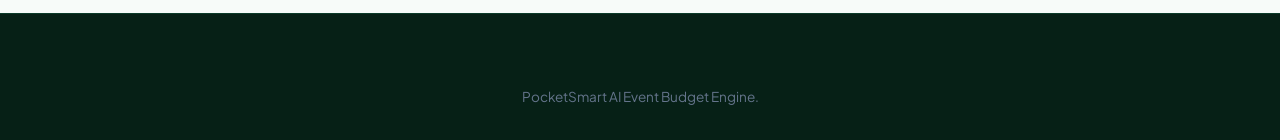
<file: party-planner.html>
<!DOCTYPE html>
<html lang="en">
<head>
  <meta charset="UTF-8">
  <meta name="viewport" content="width=device-width, initial-scale=1.0">
  <title>Party & Event Budget Planner – PocketSmart AI</title>
  <meta name="description" content="Plan milestone events, weddings, birthdays, and corporate celebrations with guest-based budget formulas.">
  <link rel="stylesheet" href="css/style.css">
  <link rel="stylesheet" href="css/components.css">
  <link rel="stylesheet" href="css/responsive.css">
</head>
<body>

  <!-- Demo Banner -->
  <div class="demo-banner">
    <span>💡 <strong>Event Engine:</strong> Automated catering calculations per guest and transparent 10% contingency allocation.</span>
  </div>

  <!-- Header -->
  <header class="navbar" id="topNav">
    <div class="container">
      <a href="index.html" class="brand-logo">
        <div class="brand-icon">
          <svg width="22" height="22" viewBox="0 0 24 24" fill="none" stroke="currentColor" stroke-width="2.5"><path d="M12 2v20M17 5H9.5a3.5 3.5 0 0 0 0 7h5a3.5 3.5 0 0 1 0 7H6"></path></svg>
        </div>
        <span>Pocket<span class="highlight">Smart</span></span>
        <span class="brand-badge">AI</span>
      </a>

      <nav>
        <ul class="nav-menu" id="navMenu">
          <li><a href="index.html" class="nav-link">Home</a></li>
          <li><a href="dashboard.html" class="nav-link">Dashboard</a></li>
          <li><a href="home-planner.html" class="nav-link">Home Planner</a></li>
          <li><a href="party-planner.html" class="nav-link active">Party Planner</a></li>
          <li><a href="jewelry-planner.html" class="nav-link">Jewelry Planner</a></li>
          <li><a href="saved.html" class="nav-link">Saved Items</a></li>
          <li class="mobile-actions"></li>
        </ul>
      </nav>

      <div class="nav-actions"></div>
      <button class="menu-toggle" id="menuToggle" aria-label="Toggle Navigation Menu">
        <svg width="24" height="24" viewBox="0 0 24 24" fill="none" stroke="currentColor" stroke-width="2"><line x1="3" y1="12" x2="21" y2="12"></line><line x1="3" y1="6" x2="21" y2="6"></line><line x1="3" y1="18" x2="21" y2="18"></line></svg>
      </button>
    </div>
  </header>

  <main class="main-content">
    <div class="container" style="padding-top: 3rem; padding-bottom: 5rem; max-width: 860px;">
      
      <div style="margin-bottom: 2.5rem; text-align: center;">
        <div class="section-tag">Event Planning Engine</div>
        <h1 style="font-size: 2.25rem; margin-bottom: 0.5rem;">Party & Event Budget Planner</h1>
        <p style="font-size: 1.05rem; max-width: 600px; margin: 0 auto;">
          Balance per-guest catering, venue rental, live entertainment, and risk contingency buffers effortlessly.
        </p>
      </div>

      <div class="form-card">
        <form id="partyPlannerForm">

          <!-- Section 1: Basic Information -->
          <div class="form-section">
            <h3 class="form-section-title">
              <svg width="20" height="20" viewBox="0 0 24 24" fill="none" stroke="currentColor" stroke-width="2"><circle cx="12" cy="12" r="10"></circle><path d="M12 6v6l4 2"></path></svg>
              1. Event Overview
            </h3>
            <p class="form-section-subtitle">Set your total capital, expected guest count, and event occasion.</p>

            <div class="grid-2" style="gap: 1.25rem;">
              <div class="form-group" style="margin: 0;">
                <label class="form-label" for="partyBudget">Total Target Budget ($) <span class="required">*</span></label>
                <input type="number" class="form-control" id="partyBudget" name="budget" placeholder="e.g. 4000" min="200" max="1000000" step="50" required />
              </div>

              <div class="form-group" style="margin: 0;">
                <label class="form-label" for="partyGuests">Number of Guests <span class="required">*</span></label>
                <input type="number" class="form-control" id="partyGuests" name="guests" placeholder="e.g. 35" min="2" max="5000" value="30" required />
              </div>

              <div class="form-group" style="margin: 0;">
                <label class="form-label" for="partyType">Occasion / Party Type</label>
                <select class="form-control" id="partyType" name="partyType">
                  <option value="Birthday">Birthday Celebration</option>
                  <option value="Wedding">Wedding Reception / Banquet</option>
                  <option value="Anniversary">Milestone Anniversary</option>
                  <option value="Corporate">Corporate Gala / Dinner</option>
                  <option value="Housewarming">Housewarming Gathering</option>
                  <option value="Other">Social Gathering / Other</option>
                </select>
              </div>

              <div class="form-group" style="margin: 0;">
                <label class="form-label" for="eventDate">Target Event Date (Optional)</label>
                <input type="date" class="form-control" id="eventDate" name="eventDate" />
              </div>
            </div>
          </div>

          <!-- Section 2: Venue Preference -->
          <div class="form-section">
            <h3 class="form-section-title">
              <svg width="20" height="20" viewBox="0 0 24 24" fill="none" stroke="currentColor" stroke-width="2"><path d="M3 9l9-7 9 7v11a2 2 0 0 1-2 2H5a2 2 0 0 1-2-2z"></path></svg>
              2. Venue & Setting
            </h3>
            <p class="form-section-subtitle">Select the preferred environment for your celebration.</p>

            <div class="grid-2" style="gap: 1.25rem;">
              <div class="form-group" style="margin: 0;">
                <label class="form-label" for="venueType">Venue Setting</label>
                <select class="form-control" id="venueType" name="venueType">
                  <option value="Indoor">Indoor (Loft, Banquet Hall, Private Dining)</option>
                  <option value="Outdoor">Outdoor (Rooftop, Garden Lawn, Poolside)</option>
                  <option value="Indoor / Outdoor" selected>Hybrid Indoor / Outdoor (Glasshouse, Villa)</option>
                </select>
              </div>

              <div class="form-group" style="margin: 0;">
                <label class="form-label" for="eventLocation">Preferred City / Region (Optional)</label>
                <input type="text" class="form-control" id="eventLocation" name="location" placeholder="e.g. Austin, TX" />
              </div>
            </div>
          </div>

          <!-- Section 3: Party Needs -->
          <div class="form-section">
            <h3 class="form-section-title">
              <svg width="20" height="20" viewBox="0 0 24 24" fill="none" stroke="currentColor" stroke-width="2"><polygon points="12 2 15.09 8.26 22 9.27 17 14.14 18.18 21.02 12 17.77 5.82 21.02 7 14.14 2 9.27 8.91 8.26 12 2"></polygon></svg>
              3. Services & Event Needs
            </h3>
            <p class="form-section-subtitle">Check the elements required for your event package.</p>

            <div class="checkbox-grid">
              <label class="checkbox-card selected">
                <input type="checkbox" name="needs" value="Catering" checked />
                <span>Catering & Drinks</span>
              </label>

              <label class="checkbox-card selected">
                <input type="checkbox" name="needs" value="Decoration" checked />
                <span>Theme Decoration</span>
              </label>

              <label class="checkbox-card selected">
                <input type="checkbox" name="needs" value="Entertainment" checked />
                <span>DJ / Live Music</span>
              </label>

              <label class="checkbox-card selected">
                <input type="checkbox" name="needs" value="Photography" checked />
                <span>Photography & Video</span>
              </label>

              <label class="checkbox-card selected">
                <input type="checkbox" name="needs" value="Venue" checked />
                <span>Venue Rental</span>
              </label>

              <label class="checkbox-card">
                <input type="checkbox" name="needs" value="Invitations" />
                <span>Custom Invitations</span>
              </label>
            </div>
          </div>

          <!-- Section 4: Dietary & Special Notes -->
          <div class="form-section">
            <h3 class="form-section-title">
              <svg width="20" height="20" viewBox="0 0 24 24" fill="none" stroke="currentColor" stroke-width="2"><path d="M14 2H6a2 2 0 0 0-2 2v16a2 2 0 0 0 2 2h12a2 2 0 0 0 2-2V8z"></path></svg>
              4. Dietary & Special Notes
            </h3>
            <p class="form-section-subtitle">Mention theme colors, vegetarian/gluten-free options, or music styles.</p>

            <div class="form-group" style="margin: 0;">
              <textarea class="form-control" id="partyNotes" name="notes" rows="3" placeholder="e.g. Vegetarian friendly options needed, retro 80s music vibe, champagne toast at 9 PM..."></textarea>
            </div>
          </div>

          <!-- Buttons -->
          <div style="display: flex; gap: 1rem; align-items: center; justify-content: space-between; flex-wrap: wrap; margin-top: 1.5rem;">
            <button type="button" class="btn btn-secondary btn-sm" id="savePartyDraftBtn">
              Save Draft
            </button>

            <button type="submit" class="btn btn-primary btn-lg">
              Generate Event Recommendations &rarr;
            </button>
          </div>

        </form>
      </div>

    </div>
  </main>

  <footer class="footer">
    <div class="container" style="text-align: center;">
      <p style="font-size: 0.85rem; color: #64748b;">PocketSmart AI Event Budget Engine.</p>
    </div>
  </footer>

  <script src="js/storage.js"></script>
  <script src="js/ui.js"></script>
  <script src="js/auth.js"></script>
  <script src="js/planners.js"></script>
</body>
</html>
</file>
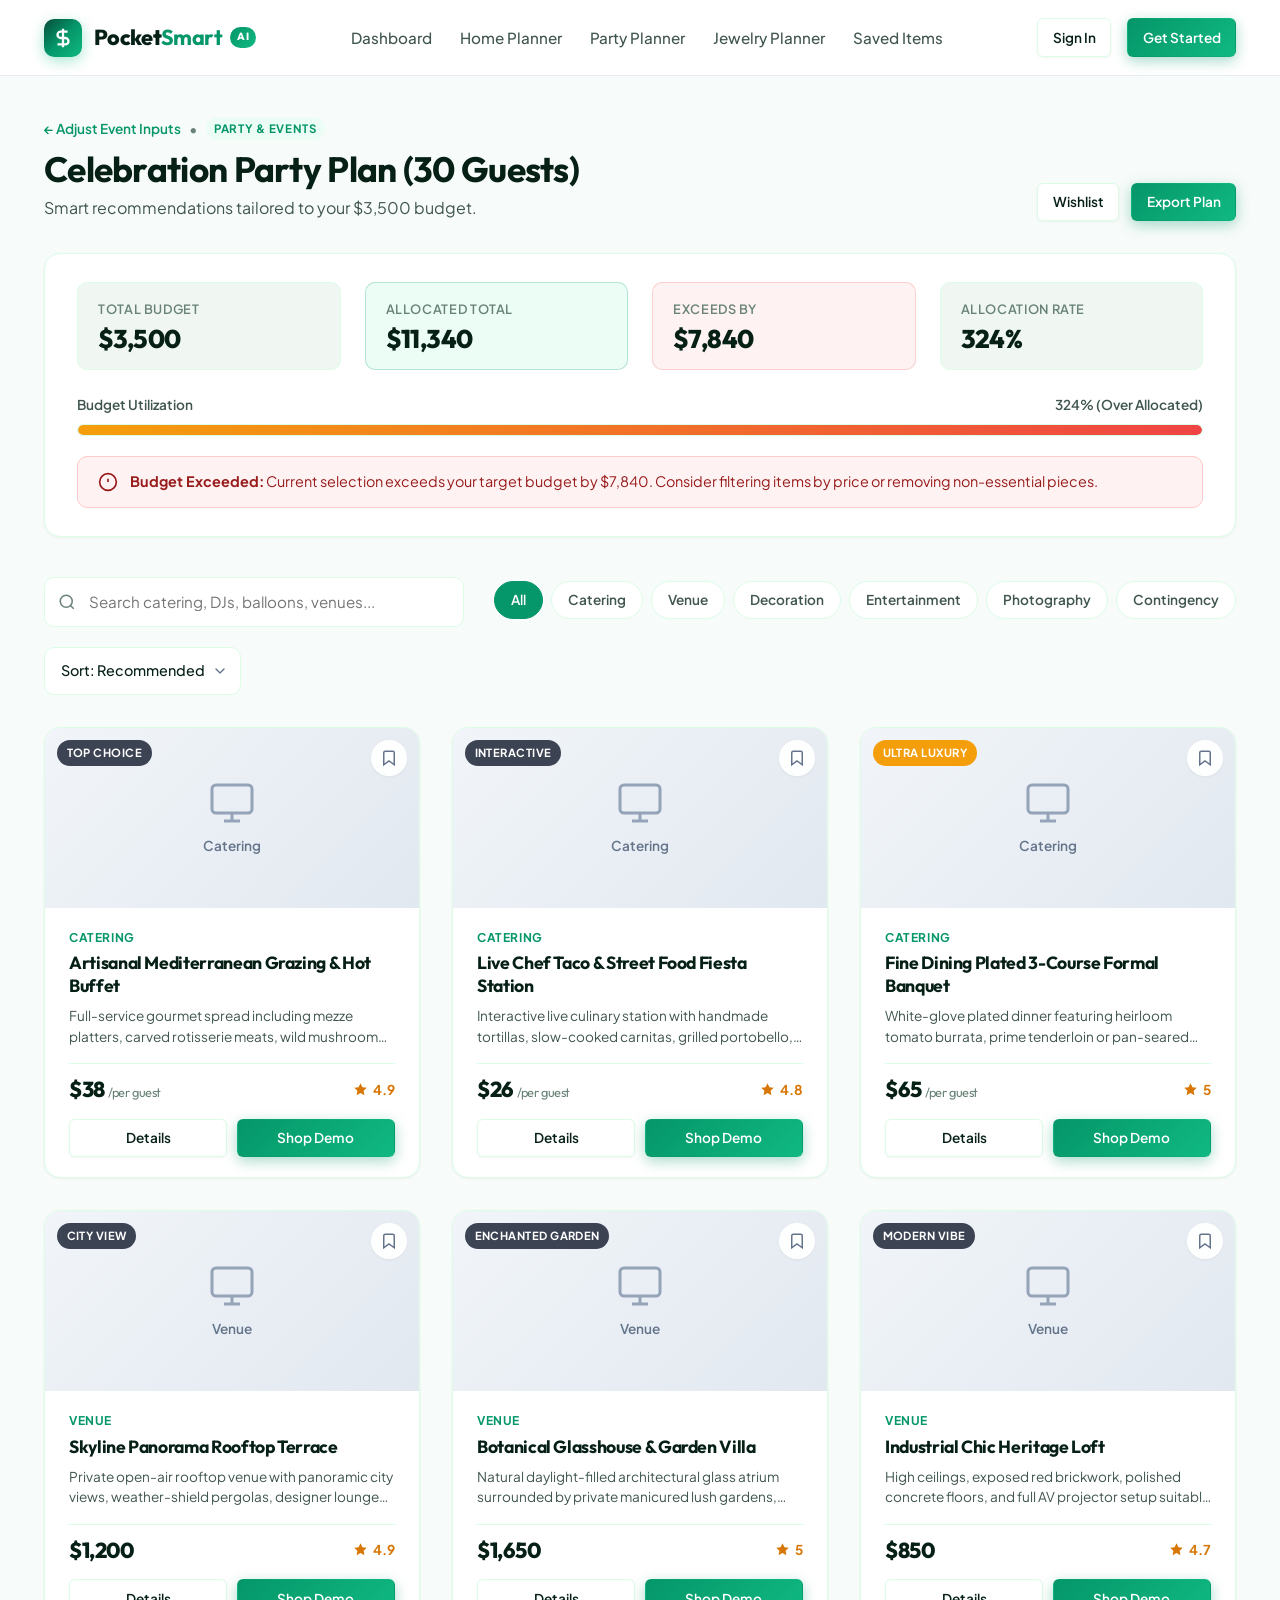
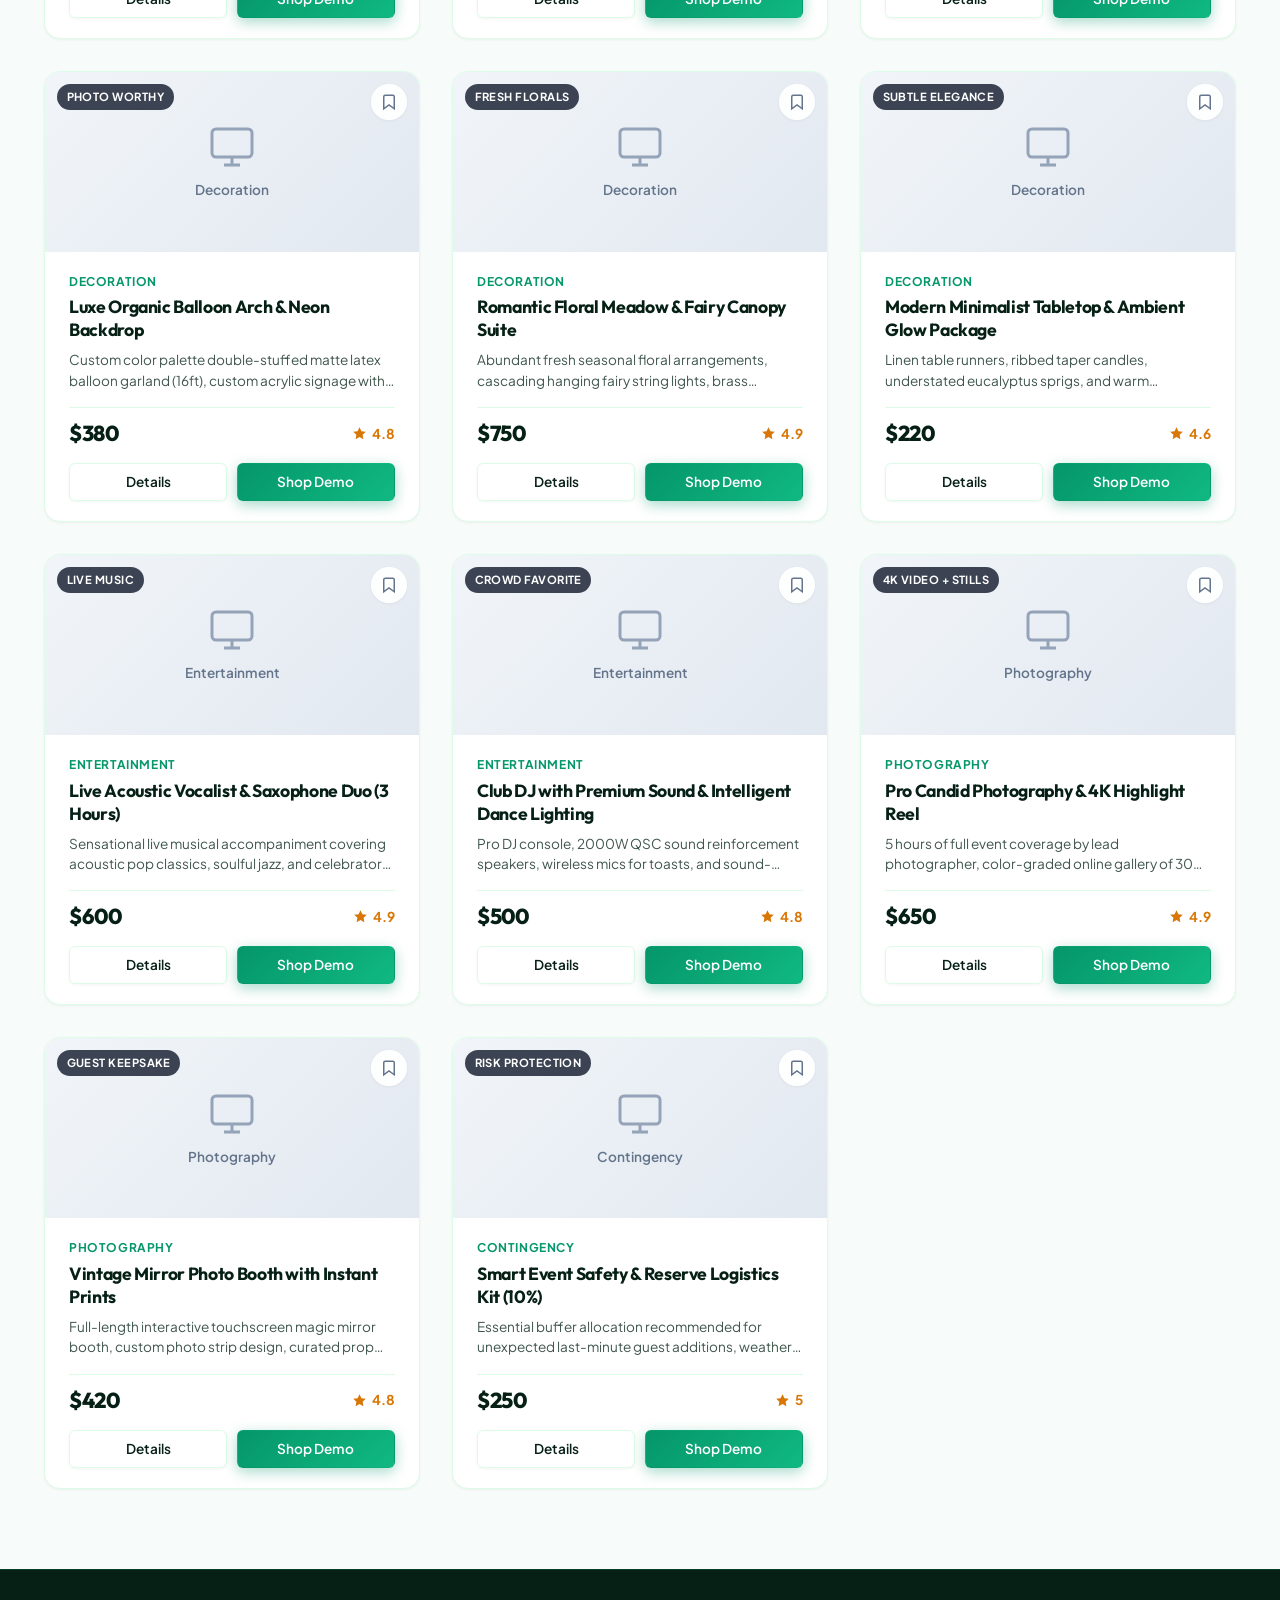
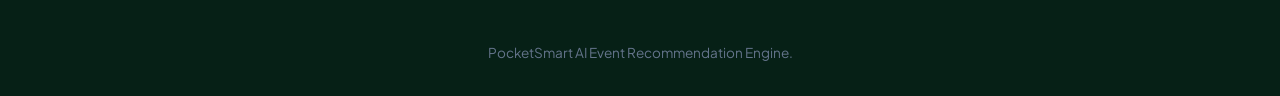
<file: party-recommendations.html>
<!DOCTYPE html>
<html lang="en">
<head>
  <meta charset="UTF-8">
  <meta name="viewport" content="width=device-width, initial-scale=1.0">
  <title>Party & Event Recommendations – PocketSmart AI</title>
  <meta name="description" content="Personalized catering, venue, decor, and entertainment recommendations for your celebration.">
  <link rel="stylesheet" href="css/style.css">
  <link rel="stylesheet" href="css/components.css">
  <link rel="stylesheet" href="css/responsive.css">
</head>
<body>

  <!-- Demo Banner -->
  <div class="demo-banner">
    <span>💡 <strong>Event Engine:</strong> Real-time budget monitoring including per-guest catering and contingency buffers.</span>
  </div>

  <!-- Header -->
  <header class="navbar" id="topNav">
    <div class="container">
      <a href="index.html" class="brand-logo">
        <div class="brand-icon">
          <svg width="22" height="22" viewBox="0 0 24 24" fill="none" stroke="currentColor" stroke-width="2.5"><path d="M12 2v20M17 5H9.5a3.5 3.5 0 0 0 0 7h5a3.5 3.5 0 0 1 0 7H6"></path></svg>
        </div>
        <span>Pocket<span class="highlight">Smart</span></span>
        <span class="brand-badge">AI</span>
      </a>

      <nav>
        <ul class="nav-menu" id="navMenu">
          <li><a href="dashboard.html" class="nav-link">Dashboard</a></li>
          <li><a href="home-planner.html" class="nav-link">Home Planner</a></li>
          <li><a href="party-planner.html" class="nav-link active">Party Planner</a></li>
          <li><a href="jewelry-planner.html" class="nav-link">Jewelry Planner</a></li>
          <li><a href="saved.html" class="nav-link">Saved Items</a></li>
          <li class="mobile-actions"></li>
        </ul>
      </nav>

      <div class="nav-actions"></div>
      <button class="menu-toggle" id="menuToggle" aria-label="Toggle Navigation Menu">
        <svg width="24" height="24" viewBox="0 0 24 24" fill="none" stroke="currentColor" stroke-width="2"><line x1="3" y1="12" x2="21" y2="12"></line><line x1="3" y1="6" x2="21" y2="6"></line><line x1="3" y1="18" x2="21" y2="18"></line></svg>
      </button>
    </div>
  </header>

  <main class="main-content">
    <div class="container" style="padding-top: 2.5rem; padding-bottom: 5rem;">
      
      <div style="display: flex; justify-content: space-between; align-items: flex-end; margin-bottom: 2rem; flex-wrap: wrap; gap: 1rem;">
        <div>
          <div style="display: flex; align-items: center; gap: 0.5rem; margin-bottom: 0.35rem;">
            <a href="party-planner.html" style="font-size: 0.85rem; font-weight: 600;">&larr; Adjust Event Inputs</a>
            <span style="color: var(--muted-text-color);">•</span>
            <span class="section-tag" style="margin: 0; padding: 0.15rem 0.5rem; font-size: 0.72rem;">Party & Events</span>
          </div>
          <h1 id="planTitle" style="font-size: 2.2rem; margin-bottom: 0.25rem;">Event Recommendation Package</h1>
          <p id="planSubtitle">Catering, venue, decor, and contingency allocations for your guest list.</p>
        </div>

        <div style="display: flex; gap: 0.75rem;">
          <a href="saved.html" class="btn btn-secondary btn-sm">Wishlist</a>
          <button class="btn btn-primary btn-sm" onclick="window.print()">Export Plan</button>
        </div>
      </div>

      <!-- Real-time Dynamic Budget Summary Card -->
      <div id="budgetSummaryCard" class="budget-summary-card"></div>

      <!-- Search & Filters Toolbar -->
      <div class="toolbar-container">
        <div class="search-box">
          <svg class="search-icon" width="18" height="18" viewBox="0 0 24 24" fill="none" stroke="currentColor" stroke-width="2">
            <circle cx="11" cy="11" r="8"></circle>
            <line x1="21" y1="21" x2="16.65" y2="16.65"></line>
          </svg>
          <input type="text" id="recommendationSearch" placeholder="Search catering, DJs, balloons, venues..." />
        </div>

        <div class="filter-pills" id="categoryFilters"></div>

        <div>
          <select class="sort-select" id="sortSelect">
            <option value="relevance">Sort: Recommended</option>
            <option value="price-low">Price: Low to High</option>
            <option value="price-high">Price: High to Low</option>
            <option value="rating">Highest Rated</option>
          </select>
        </div>
      </div>

      <!-- Products / Services Grid -->
      <div class="grid-3" id="productsGrid"></div>

    </div>
  </main>

  <footer class="footer">
    <div class="container" style="text-align: center;">
      <p style="font-size: 0.85rem; color: #64748b;">PocketSmart AI Event Recommendation Engine.</p>
    </div>
  </footer>

  <script src="js/storage.js"></script>
  <script src="js/ui.js"></script>
  <script src="js/auth.js"></script>
  <script src="js/recommendations.js"></script>
  <script>
    document.addEventListener('DOMContentLoaded', () => {
      Recommendations.init('party');
    });
  </script>
</body>
</html>
</file>
<file: css/style.css>
/* ==========================================================================
   PocketSmart AI - Core Design System & Global Styles
   ========================================================================== */

@import url('https://fonts.googleapis.com/css2?family=Plus+Jakarta+Sans:wght@300;400;500;600;700;800&family=Outfit:wght@400;500;600;700&display=swap');

:root {
  /* Color Palette - Vibrant Emerald Green & Crisp White */
  --primary-color: #062016;
  /* Deep Forest Emerald Obsidian */
  --primary-light: #0d3827;
  --primary-dark: #03120c;
  --secondary-color: #059669;
  /* Vibrant Emerald Green */
  --secondary-hover: #047857;
  --secondary-soft: #ecfdf5;
  /* Soft Mint Glow */
  --accent-color: #34d399;
  /* Luminous Mint / Jade Glow */
  --accent-gold: #f59e0b;
  /* Radiant Amber Gold for Jewelry & Luxury */
  --accent-gold-light: #fef3c7;
  --accent-gold-dark: #b45309;
  --success-color: #10b981;
  /* Emerald */
  --success-soft: #ecfdf5;
  --warning-color: #f59e0b;
  /* Amber */
  --warning-soft: #fffbeb;
  --danger-color: #ef4444;
  /* Crimson */
  --danger-soft: #fef2f2;

  /* Surfaces & Backgrounds */
  --background-color: #f7fbf9;
  --surface-color: #ffffff;
  --surface-subtle: #f0f7f3;
  --surface-card: #ffffff;
  --surface-glass: rgba(255, 255, 255, 0.92);
  --surface-glass-dark: rgba(6, 32, 22, 0.95);

  /* Typography Colors */
  --text-color: #062016;
  --text-secondary: #40564d;
  --muted-text-color: #698377;
  --text-inverse: #ffffff;

  /* Borders & Shadows */
  --border-color: #dcfce7;
  --border-focus: #059669;
  --shadow-sm: 0 1px 3px 0 rgba(6, 32, 22, 0.05);
  --shadow-md: 0 4px 6px -1px rgba(6, 32, 22, 0.08), 0 2px 4px -2px rgba(6, 32, 22, 0.06);
  --shadow-lg: 0 10px 15px -3px rgba(6, 32, 22, 0.08), 0 4px 6px -4px rgba(6, 32, 22, 0.04);
  --shadow-xl: 0 20px 25px -5px rgba(6, 32, 22, 0.1), 0 8px 10px -6px rgba(6, 32, 22, 0.05);
  --shadow-glow: 0 0 28px -4px rgba(16, 185, 129, 0.35);
  --shadow-gold: 0 10px 20px -5px rgba(245, 158, 11, 0.25);

  /* Dimensions & Radius */
  --radius-sm: 6px;
  --radius-md: 10px;
  --radius-lg: 16px;
  --radius-xl: 24px;
  --radius-full: 9999px;
  --container-max: 1240px;
  --nav-height: 76px;

  /* Fonts */
  --font-sans: 'Plus Jakarta Sans', -apple-system, BlinkMacSystemFont, 'Segoe UI', Roboto, sans-serif;
  --font-heading: 'Outfit', 'Plus Jakarta Sans', sans-serif;

  /* Transitions */
  --transition-fast: 150ms cubic-bezier(0.4, 0, 0.2, 1);
  --transition-normal: 250ms cubic-bezier(0.4, 0, 0.2, 1);
  --transition-slow: 350ms cubic-bezier(0.4, 0, 0.2, 1);
}

/* Base Reset */
*,
*::before,
*::after {
  box-sizing: border-box;
  margin: 0;
  padding: 0;
}

html {
  font-size: 16px;
  scroll-behavior: smooth;
  -webkit-font-smoothing: antialiased;
  -moz-osx-font-smoothing: grayscale;
}

body {
  font-family: var(--font-sans);
  background-color: var(--background-color);
  color: var(--text-color);
  line-height: 1.6;
  min-height: 100vh;
  display: flex;
  flex-direction: column;
  overflow-x: hidden;
}

img,
svg {
  display: block;
  max-width: 100%;
}

a {
  color: var(--secondary-color);
  text-decoration: none;
  transition: color var(--transition-fast);
}

a:hover {
  color: var(--secondary-hover);
}

button,
input,
select,
textarea {
  font: inherit;
  color: inherit;
}

/* Typography Hierarchy */
h1,
h2,
h3,
h4,
h5,
h6 {
  font-family: var(--font-heading);
  color: var(--primary-color);
  line-height: 1.25;
  font-weight: 700;
  letter-spacing: -0.02em;
}

h1 {
  font-size: clamp(2.25rem, 4vw + 1rem, 3.5rem);
}

h2 {
  font-size: clamp(1.75rem, 3vw + 0.5rem, 2.5rem);
}

h3 {
  font-size: clamp(1.25rem, 2vw + 0.25rem, 1.75rem);
}

h4 {
  font-size: 1.25rem;
  font-weight: 600;
}

h5 {
  font-size: 1.1rem;
  font-weight: 600;
}

h6 {
  font-size: 0.95rem;
  font-weight: 600;
  text-transform: uppercase;
  letter-spacing: 0.05em;
}

p {
  color: var(--text-secondary);
  font-size: 1rem;
}

.text-muted {
  color: var(--muted-text-color);
}

.text-primary {
  color: var(--secondary-color);
}

.text-gold {
  color: var(--accent-gold);
}

.text-danger {
  color: var(--danger-color);
}

.text-success {
  color: var(--success-color);
}

/* Layout Containers */
.container {
  width: 100%;
  max-width: var(--container-max);
  margin-left: auto;
  margin-right: auto;
  padding-left: 1.5rem;
  padding-right: 1.5rem;
}

.main-content {
  flex: 1 0 auto;
}

.section {
  padding: 5rem 0;
}

.section-subtle {
  background-color: var(--surface-color);
  border-top: 1px solid var(--border-color);
  border-bottom: 1px solid var(--border-color);
}

.section-dark {
  background-color: var(--primary-color);
  color: #fff;
}

.section-dark h2,
.section-dark h3,
.section-dark h4 {
  color: #fff;
}

.section-dark p {
  color: #94a3b8;
}

.section-header {
  text-align: center;
  max-width: 680px;
  margin: 0 auto 3.5rem;
}

.section-tag {
  display: inline-flex;
  align-items: center;
  gap: 0.5rem;
  padding: 0.35rem 0.85rem;
  background-color: var(--secondary-soft);
  color: var(--secondary-color);
  font-size: 0.85rem;
  font-weight: 700;
  text-transform: uppercase;
  letter-spacing: 0.06em;
  border-radius: var(--radius-full);
  margin-bottom: 1rem;
}

.section-tag.gold {
  background-color: var(--accent-gold-light);
  color: var(--accent-gold-dark);
}

.section-header h2 {
  margin-bottom: 1rem;
}

/* Grid Utilities */
.grid-2 {
  display: grid;
  grid-template-columns: repeat(2, 1fr);
  gap: 2rem;
}

.grid-3 {
  display: grid;
  grid-template-columns: repeat(3, 1fr);
  gap: 2rem;
}

.grid-4 {
  display: grid;
  grid-template-columns: repeat(4, 1fr);
  gap: 1.5rem;
}

/* Buttons */
.btn {
  display: inline-flex;
  align-items: center;
  justify-content: center;
  gap: 0.6rem;
  padding: 0.75rem 1.5rem;
  font-weight: 600;
  font-size: 0.95rem;
  border-radius: var(--radius-md);
  border: 1px solid transparent;
  cursor: pointer;
  transition: all var(--transition-normal);
  text-decoration: none;
  white-space: nowrap;
}

.btn:focus-visible {
  outline: 2px solid var(--border-focus);
  outline-offset: 2px;
}

.btn-primary {
  background: linear-gradient(135deg, #059669 0%, #10b981 100%);
  color: #ffffff;
  box-shadow: 0 4px 14px rgba(5, 150, 105, 0.35);
}

.btn-primary:hover {
  background: linear-gradient(135deg, #047857 0%, #059669 100%);
  color: #ffffff;
  transform: translateY(-2px);
  box-shadow: 0 6px 18px rgba(5, 150, 105, 0.45);
}

.btn-secondary {
  background-color: var(--surface-color);
  color: var(--primary-color);
  border-color: var(--border-color);
  box-shadow: var(--shadow-sm);
}

.btn-secondary:hover {
  background-color: var(--surface-subtle);
  border-color: #cbd5e1;
  color: var(--primary-color);
  transform: translateY(-2px);
}

.btn-outline {
  background-color: transparent;
  color: var(--secondary-color);
  border-color: var(--secondary-color);
}

.btn-outline:hover {
  background-color: var(--secondary-soft);
  color: var(--secondary-hover);
}

.btn-gold {
  background: linear-gradient(135deg, #f59e0b 0%, #d97706 100%);
  color: #ffffff;
  box-shadow: 0 4px 14px rgba(217, 119, 6, 0.3);
}

.btn-gold:hover {
  background: linear-gradient(135deg, #fbbf24 0%, #b45309 100%);
  color: #ffffff;
  transform: translateY(-2px);
  box-shadow: 0 6px 18px rgba(217, 119, 6, 0.4);
}

.btn-danger {
  background-color: var(--danger-color);
  color: #fff;
}

.btn-danger:hover {
  background-color: #dc2626;
  color: #fff;
}

.btn-sm {
  padding: 0.45rem 0.9rem;
  font-size: 0.85rem;
  border-radius: var(--radius-sm);
}

.btn-lg {
  padding: 0.95rem 2rem;
  font-size: 1.05rem;
  border-radius: var(--radius-lg);
}

.btn-block {
  width: 100%;
}

/* Navigation Bar */
.navbar {
  position: sticky;
  top: 0;
  z-index: 100;
  height: var(--nav-height);
  background-color: var(--surface-glass);
  backdrop-filter: blur(12px);
  -webkit-backdrop-filter: blur(12px);
  border-bottom: 1px solid rgba(226, 232, 240, 0.8);
  display: flex;
  align-items: center;
  transition: all var(--transition-normal);
}

.navbar .container {
  display: flex;
  align-items: center;
  justify-content: space-between;
}

/* Brand Logo */
.brand-logo {
  display: flex;
  align-items: center;
  gap: 0.75rem;
  font-family: var(--font-heading);
  font-size: 1.35rem;
  font-weight: 800;
  color: var(--primary-color);
  text-decoration: none;
  letter-spacing: -0.03em;
}

.brand-icon {
  width: 38px;
  height: 38px;
  background: linear-gradient(135deg, #064e3b 0%, #059669 50%, #10b981 100%);
  border-radius: 10px;
  display: flex;
  align-items: center;
  justify-content: center;
  color: #ffffff;
  box-shadow: 0 4px 14px rgba(16, 185, 129, 0.35);
}

.brand-logo span.highlight {
  color: var(--secondary-color);
  font-weight: 700;
}

.brand-badge {
  font-size: 0.65rem;
  font-weight: 800;
  text-transform: uppercase;
  background: linear-gradient(135deg, #059669, #10b981);
  color: #ffffff;
  padding: 0.15rem 0.45rem;
  border-radius: var(--radius-full);
  margin-left: -0.25rem;
  letter-spacing: 0.05em;
}

/* Nav Menu */
.nav-menu {
  display: flex;
  align-items: center;
  gap: 1.75rem;
  list-style: none;
}

.nav-menu .mobile-actions {
  display: none;
}

.nav-link {
  font-weight: 500;
  font-size: 0.95rem;
  color: var(--text-secondary);
  transition: color var(--transition-fast);
  position: relative;
  padding: 0.35rem 0;
}

.nav-link:hover,
.nav-link.active {
  color: var(--secondary-color);
}

.nav-link.active::after {
  content: '';
  position: absolute;
  bottom: -4px;
  left: 0;
  width: 100%;
  height: 2px;
  background-color: var(--secondary-color);
  border-radius: var(--radius-full);
}

/* Nav Actions */
.nav-actions {
  display: flex;
  align-items: center;
  gap: 1rem;
}

/* User pill in nav when logged in */
.nav-user-pill {
  display: flex;
  align-items: center;
  gap: 0.5rem;
  padding: 0.35rem 0.75rem;
  background-color: var(--surface-subtle);
  border: 1px solid var(--border-color);
  border-radius: var(--radius-full);
  font-size: 0.85rem;
  font-weight: 600;
  color: var(--primary-color);
}

.nav-user-avatar {
  width: 26px;
  height: 26px;
  border-radius: 50%;
  background-color: var(--secondary-color);
  color: #fff;
  display: flex;
  align-items: center;
  justify-content: center;
  font-size: 0.75rem;
  font-weight: 700;
}

/* Mobile Hamburger Toggle */
.menu-toggle {
  display: none;
  background: none;
  border: none;
  cursor: pointer;
  padding: 0.5rem;
  color: var(--primary-color);
}

/* Demo Notice Banner - Hidden as requested */
.demo-banner {
  display: none !important;
}

/* Creator Spotlight Badge */
.creator-spotlight-badge {
  display: inline-flex;
  align-items: center;
  gap: 1rem;
  background: var(--surface-card);
  border: 1px solid var(--border-color);
  padding: 0.9rem 1.4rem;
  border-radius: var(--radius-lg);
  box-shadow: 0 4px 15px rgba(15, 23, 42, 0.06);
  margin-top: 1.5rem;
  transition: all var(--transition-normal);
  text-align: left;
}

.creator-spotlight-badge:hover {
  transform: translateY(-2px);
  box-shadow: 0 8px 25px rgba(5, 150, 105, 0.2);
  border-color: var(--secondary-color);
}

.creator-avatar-circle {
  width: 48px;
  height: 48px;
  border-radius: 50%;
  background: linear-gradient(135deg, #064e3b 0%, #059669 100%);
  color: #ffffff;
  display: flex;
  align-items: center;
  justify-content: center;
  font-weight: 800;
  font-size: 1.1rem;
  box-shadow: 0 4px 14px rgba(5, 150, 105, 0.35);
  flex-shrink: 0;
}

.creator-meta {
  display: flex;
  flex-direction: column;
}

.creator-by {
  font-size: 0.72rem;
  text-transform: uppercase;
  letter-spacing: 0.08em;
  color: var(--secondary-color);
  font-weight: 700;
}

.creator-name {
  font-size: 1.15rem;
  font-weight: 800;
  color: var(--primary-color);
  margin: 0.1rem 0;
  line-height: 1.2;
}

.creator-detail {
  font-size: 0.85rem;
  color: var(--text-secondary);
  line-height: 1.35;
}

/* Footer Creator Credit Box */
.footer-creator-box {
  background: rgba(255, 255, 255, 0.06);
  border: 1px solid rgba(255, 255, 255, 0.12);
  border-radius: var(--radius-md);
  padding: 1.1rem 1.35rem;
  margin-top: 1.25rem;
  display: flex;
  align-items: center;
  gap: 1rem;
}

.footer-creator-avatar {
  width: 42px;
  height: 42px;
  border-radius: 50%;
  background: linear-gradient(135deg, #059669, #10b981);
  color: #fff;
  display: flex;
  align-items: center;
  justify-content: center;
  font-weight: 800;
  font-size: 0.95rem;
  flex-shrink: 0;
}

/* Hero Section */
.hero {
  position: relative;
  padding: 4.5rem 0 5.5rem;
  background: radial-gradient(circle at 80% 20%, rgba(16, 185, 129, 0.12) 0%, transparent 50%),
    radial-gradient(circle at 10% 80%, rgba(52, 211, 153, 0.08) 0%, transparent 40%),
    var(--background-color);
  overflow: hidden;
}

.hero-grid {
  display: grid;
  grid-template-columns: 1.15fr 0.85fr;
  align-items: center;
  gap: 3.5rem;
}

.hero-content h1 {
  margin-bottom: 1.25rem;
  color: var(--primary-color);
}

.hero-content h1 span.gradient-text {
  background: linear-gradient(135deg, #064e3b 0%, #059669 50%, #34d399 100%);
  -webkit-background-clip: text;
  background-clip: text;
  -webkit-text-fill-color: transparent;
}

.hero-subtitle {
  font-size: 1.15rem;
  color: var(--text-secondary);
  margin-bottom: 2rem;
  max-width: 540px;
  line-height: 1.65;
}

.hero-cta {
  display: flex;
  align-items: center;
  gap: 1rem;
  margin-bottom: 2.5rem;
}

.hero-stats {
  display: flex;
  align-items: center;
  gap: 2.5rem;
  padding-top: 1.5rem;
  border-top: 1px solid var(--border-color);
}

.stat-item h4 {
  font-size: 1.6rem;
  color: var(--primary-color);
  font-weight: 800;
  line-height: 1.1;
}

.stat-item p {
  font-size: 0.82rem;
  color: var(--muted-text-color);
  text-transform: uppercase;
  letter-spacing: 0.05em;
  font-weight: 600;
}

/* Hero Visual Banner */
.hero-visual-card {
  position: relative;
  border-radius: var(--radius-xl);
  overflow: hidden;
  box-shadow: var(--shadow-xl);
  border: 1px solid rgba(255, 255, 255, 0.8);
  background: #ffffff;
  transition: transform var(--transition-slow);
}

.hero-visual-card:hover {
  transform: translateY(-4px);
}

.hero-visual-img {
  width: 100%;
  height: 380px;
  object-fit: cover;
  display: block;
}

.hero-floating-badge {
  position: absolute;
  bottom: 1.25rem;
  left: 1.25rem;
  right: 1.25rem;
  background: var(--surface-glass);
  backdrop-filter: blur(16px);
  -webkit-backdrop-filter: blur(16px);
  padding: 1rem 1.25rem;
  border-radius: var(--radius-lg);
  border: 1px solid rgba(255, 255, 255, 0.9);
  box-shadow: var(--shadow-md);
  display: flex;
  align-items: center;
  justify-content: space-between;
}

.hero-badge-info h5 {
  font-size: 0.95rem;
  margin-bottom: 0.2rem;
}

.hero-badge-info p {
  font-size: 0.8rem;
  color: var(--muted-text-color);
}

.hero-badge-value {
  font-size: 1.1rem;
  font-weight: 800;
  color: var(--success-color);
}

/* Planner Cards Section */
.planner-card {
  background-color: var(--surface-card);
  border-radius: var(--radius-lg);
  border: 1px solid var(--border-color);
  overflow: hidden;
  box-shadow: var(--shadow-sm);
  transition: all var(--transition-normal);
  display: flex;
  flex-direction: column;
}

.planner-card:hover {
  transform: translateY(-6px);
  box-shadow: var(--shadow-xl);
  border-color: #cbd5e1;
}

.planner-card-img-wrap {
  position: relative;
  height: 200px;
  overflow: hidden;
  background-color: #e2e8f0;
}

.planner-card-img {
  width: 100%;
  height: 100%;
  object-fit: cover;
  transition: transform var(--transition-slow);
}

.planner-card:hover .planner-card-img {
  transform: scale(1.05);
}

.planner-badge {
  position: absolute;
  top: 1rem;
  left: 1rem;
  padding: 0.35rem 0.75rem;
  border-radius: var(--radius-full);
  font-size: 0.75rem;
  font-weight: 700;
  letter-spacing: 0.04em;
  text-transform: uppercase;
  background: var(--surface-glass);
  backdrop-filter: blur(8px);
  color: var(--primary-color);
  box-shadow: var(--shadow-sm);
}

.planner-badge.gold {
  background: rgba(254, 243, 199, 0.95);
  color: var(--accent-gold-dark);
}

.planner-card-body {
  padding: 1.75rem;
  display: flex;
  flex-direction: column;
  flex-grow: 1;
}

.planner-card-icon {
  width: 44px;
  height: 44px;
  border-radius: var(--radius-md);
  background-color: var(--secondary-soft);
  color: var(--secondary-color);
  display: flex;
  align-items: center;
  justify-content: center;
  margin-bottom: 1.25rem;
}

.planner-card.gold-theme .planner-card-icon {
  background-color: var(--accent-gold-light);
  color: var(--accent-gold-dark);
}

.planner-card-body h3 {
  font-size: 1.35rem;
  margin-bottom: 0.65rem;
}

.planner-card-body p {
  font-size: 0.95rem;
  color: var(--text-secondary);
  margin-bottom: 1.25rem;
  flex-grow: 1;
}

.planner-features {
  list-style: none;
  margin-bottom: 1.5rem;
  display: flex;
  flex-direction: column;
  gap: 0.5rem;
}

.planner-features li {
  font-size: 0.85rem;
  color: var(--text-secondary);
  display: flex;
  align-items: center;
  gap: 0.5rem;
}

.planner-features li svg {
  color: var(--success-color);
  flex-shrink: 0;
}

/* How It Works Steps */
.step-card {
  position: relative;
  background: var(--surface-card);
  padding: 2.25rem 1.75rem;
  border-radius: var(--radius-lg);
  border: 1px solid var(--border-color);
  text-align: center;
  box-shadow: var(--shadow-sm);
  transition: all var(--transition-normal);
}

.step-card:hover {
  transform: translateY(-4px);
  box-shadow: var(--shadow-md);
  border-color: var(--secondary-color);
}

.step-number {
  width: 46px;
  height: 46px;
  border-radius: 50%;
  background: var(--secondary-soft);
  color: var(--secondary-color);
  font-size: 1.15rem;
  font-weight: 800;
  display: flex;
  align-items: center;
  justify-content: center;
  margin: 0 auto 1.25rem;
  border: 2px solid rgba(5, 150, 105, 0.25);
}

.step-card h4 {
  margin-bottom: 0.75rem;
  font-size: 1.15rem;
}

.step-card p {
  font-size: 0.9rem;
  line-height: 1.55;
}

/* Feature Grid */
.feature-box {
  background: var(--surface-card);
  padding: 2rem;
  border-radius: var(--radius-lg);
  border: 1px solid var(--border-color);
  transition: all var(--transition-normal);
}

.feature-box:hover {
  transform: translateY(-4px);
  box-shadow: var(--shadow-md);
  border-color: #cbd5e1;
}

.feature-icon-box {
  width: 48px;
  height: 48px;
  border-radius: 12px;
  background: var(--secondary-soft);
  color: var(--secondary-color);
  display: flex;
  align-items: center;
  justify-content: center;
  margin-bottom: 1.25rem;
}

.feature-box h4 {
  font-size: 1.15rem;
  margin-bottom: 0.65rem;
}

/* Testimonial Cards */
.testimonial-card {
  background: var(--surface-card);
  padding: 2rem;
  border-radius: var(--radius-lg);
  border: 1px solid var(--border-color);
  box-shadow: var(--shadow-sm);
  display: flex;
  flex-direction: column;
  justify-content: space-between;
}

.testimonial-rating {
  display: flex;
  gap: 0.25rem;
  color: #f59e0b;
  margin-bottom: 1rem;
}

.testimonial-quote {
  font-size: 0.95rem;
  font-style: italic;
  color: var(--text-secondary);
  line-height: 1.6;
  margin-bottom: 1.5rem;
}

.testimonial-author {
  display: flex;
  align-items: center;
  gap: 0.85rem;
}

.testimonial-avatar {
  width: 42px;
  height: 42px;
  border-radius: 50%;
  background: linear-gradient(135deg, #064e3b, #059669);
  color: #fff;
  display: flex;
  align-items: center;
  justify-content: center;
  font-weight: 700;
  font-size: 0.9rem;
}

.testimonial-meta h5 {
  font-size: 0.95rem;
  line-height: 1.2;
}

.testimonial-meta p {
  font-size: 0.8rem;
  color: var(--muted-text-color);
}

/* Call to Action Bar */
.cta-banner {
  background: linear-gradient(135deg, #062016 0%, #0b3826 50%, #064e3b 100%);
  border-radius: var(--radius-xl);
  padding: 4.5rem 3rem;
  text-align: center;
  color: #fff;
  box-shadow: 0 20px 40px rgba(6, 32, 22, 0.35);
  position: relative;
  overflow: hidden;
}

.cta-banner::before {
  content: '';
  position: absolute;
  top: -50%;
  right: -20%;
  width: 400px;
  height: 400px;
  background: radial-gradient(circle, rgba(16, 185, 129, 0.35) 0%, transparent 70%);
  border-radius: 50%;
}

.cta-banner h2 {
  color: #fff;
  font-size: clamp(2rem, 3.5vw, 2.75rem);
  margin-bottom: 1rem;
  position: relative;
  z-index: 1;
}

.cta-banner p {
  color: #94a3b8;
  font-size: 1.15rem;
  max-width: 600px;
  margin: 0 auto 2.25rem;
  position: relative;
  z-index: 1;
}

.cta-buttons {
  display: flex;
  align-items: center;
  justify-content: center;
  gap: 1rem;
  position: relative;
  z-index: 1;
}

/* Footer */
.footer {
  background-color: var(--primary-color);
  color: #a7f3d0;
  padding-top: 4.5rem;
  padding-bottom: 2rem;
  border-top: 1px solid rgba(52, 211, 153, 0.15);
}

.footer-grid {
  display: grid;
  grid-template-columns: 2fr 1fr 1fr 1fr;
  gap: 3rem;
  margin-bottom: 3.5rem;
}

.footer-brand p {
  color: #a7f3d0;
  margin-top: 1rem;
  font-size: 0.95rem;
  max-width: 320px;
}

.footer-title {
  color: #ffffff;
  font-size: 0.95rem;
  font-weight: 700;
  text-transform: uppercase;
  letter-spacing: 0.05em;
  margin-bottom: 1.25rem;
}

.footer-links {
  list-style: none;
  display: flex;
  flex-direction: column;
  gap: 0.75rem;
}

.footer-links a {
  color: #a7f3d0;
  font-size: 0.9rem;
  transition: color var(--transition-fast);
}

.footer-links a:hover {
  color: #ffffff;
  padding-left: 3px;
}

.footer-bottom {
  display: flex;
  align-items: center;
  justify-content: space-between;
  padding-top: 2rem;
  border-top: 1px solid rgba(52, 211, 153, 0.15);
  font-size: 0.85rem;
}

.footer-bottom p {
  color: #6ee7b7;
  font-size: 0.85rem;
}

.footer-demo-note {
  font-size: 0.8rem;
  color: #ecfdf5;
  background: rgba(255, 255, 255, 0.1);
  padding: 0.35rem 0.85rem;
  border-radius: var(--radius-full);
}
</file>
<file: css/components.css>
/* ==========================================================================
   PocketSmart AI - Components & Interactive UI Elements
   ========================================================================== */

/* Budget Overview & Gauge Widget */
.budget-summary-card {
  background: var(--surface-card);
  border-radius: var(--radius-lg);
  border: 1px solid var(--border-color);
  padding: 1.75rem 2rem;
  box-shadow: var(--shadow-sm);
  margin-bottom: 2.5rem;
}

.budget-stats-row {
  display: grid;
  grid-template-columns: repeat(4, 1fr);
  gap: 1.5rem;
  margin-bottom: 1.5rem;
}

.budget-stat-box {
  padding: 1rem 1.25rem;
  border-radius: var(--radius-md);
  background: var(--surface-subtle);
  border: 1px solid var(--border-color);
}

.budget-stat-box.highlight {
  background: var(--secondary-soft);
  border-color: rgba(5, 150, 105, 0.25);
}

.budget-stat-box.success {
  background: var(--success-soft);
  border-color: rgba(16, 185, 129, 0.2);
}

.budget-stat-box.warning {
  background: var(--danger-soft);
  border-color: rgba(239, 68, 68, 0.2);
}

.budget-stat-box p.label {
  font-size: 0.8rem;
  font-weight: 600;
  text-transform: uppercase;
  letter-spacing: 0.05em;
  color: var(--muted-text-color);
  margin-bottom: 0.35rem;
}

.budget-stat-box h3.value {
  font-size: 1.6rem;
  font-weight: 800;
  color: var(--primary-color);
  line-height: 1.1;
}

/* Allocation Progress Bar */
.budget-progress-container {
  margin-top: 1rem;
}

.budget-progress-header {
  display: flex;
  justify-content: space-between;
  align-items: center;
  font-size: 0.85rem;
  font-weight: 600;
  margin-bottom: 0.5rem;
  color: var(--text-secondary);
}

.budget-progress-bar {
  height: 12px;
  background-color: var(--surface-subtle);
  border-radius: var(--radius-full);
  overflow: hidden;
  position: relative;
  border: 1px solid var(--border-color);
}

.budget-progress-fill {
  height: 100%;
  background: linear-gradient(90deg, #059669, #34d399);
  border-radius: var(--radius-full);
  transition: width 0.6s cubic-bezier(0.4, 0, 0.2, 1), background-color 0.3s;
}

.budget-progress-fill.status-over {
  background: linear-gradient(90deg, #f59e0b, #ef4444);
}

.budget-progress-fill.status-optimal {
  background: linear-gradient(90deg, #10b981, #34d399);
}

/* Budget Warning Alert Banner */
.budget-alert {
  margin-top: 1.25rem;
  padding: 0.85rem 1.25rem;
  border-radius: var(--radius-md);
  font-size: 0.9rem;
  display: flex;
  align-items: center;
  gap: 0.75rem;
  animation: fadeIn 0.3s ease;
}

.budget-alert.alert-warning {
  background-color: var(--danger-soft);
  color: #991b1b;
  border: 1px solid #fecaca;
}

.budget-alert.alert-success {
  background-color: var(--success-soft);
  color: #065f46;
  border: 1px solid #a7f3d0;
}

/* Search, Filter & Controls Toolbar */
.toolbar-container {
  display: flex;
  align-items: center;
  justify-content: space-between;
  gap: 1.25rem;
  margin-bottom: 2rem;
  flex-wrap: wrap;
}

.search-box {
  position: relative;
  flex: 1;
  min-width: 260px;
  max-width: 420px;
}

.search-box input {
  width: 100%;
  padding: 0.75rem 1rem 0.75rem 2.75rem;
  border-radius: var(--radius-md);
  border: 1px solid var(--border-color);
  background-color: var(--surface-card);
  font-size: 0.95rem;
  transition: all var(--transition-fast);
}

.search-box input:focus {
  outline: none;
  border-color: var(--secondary-color);
  box-shadow: 0 0 0 3px rgba(5, 150, 105, 0.2);
}

.search-box svg.search-icon {
  position: absolute;
  left: 0.9rem;
  top: 50%;
  transform: translateY(-50%);
  color: var(--muted-text-color);
  pointer-events: none;
}

.filter-pills {
  display: flex;
  align-items: center;
  gap: 0.5rem;
  overflow-x: auto;
  padding-bottom: 4px;
}

.filter-pill {
  padding: 0.45rem 1rem;
  border-radius: var(--radius-full);
  border: 1px solid var(--border-color);
  background-color: var(--surface-card);
  font-size: 0.85rem;
  font-weight: 600;
  color: var(--text-secondary);
  cursor: pointer;
  white-space: nowrap;
  transition: all var(--transition-fast);
}

.filter-pill:hover {
  background-color: var(--surface-subtle);
  border-color: #cbd5e1;
}

.filter-pill.active {
  background-color: var(--secondary-color);
  color: #fff;
  border-color: var(--secondary-color);
}

.sort-select {
  padding: 0.7rem 2.2rem 0.7rem 1rem;
  border-radius: var(--radius-md);
  border: 1px solid var(--border-color);
  background-color: var(--surface-card);
  font-size: 0.9rem;
  font-weight: 500;
  color: var(--text-color);
  cursor: pointer;
  appearance: none;
  background-image: url("data:image/svg+xml,%3Csvg xmlns='http://www.w3.org/2000/svg' width='16' height='16' viewBox='0 0 24 24' fill='none' stroke='%2364748b' stroke-width='2' stroke-linecap='round' stroke-linejoin='round'%3E%3Cpolyline points='6 9 12 15 18 9'%3E%3C/polyline%3E%3C/svg%3E");
  background-repeat: no-repeat;
  background-position: right 0.75rem center;
}

.sort-select:focus {
  outline: none;
  border-color: var(--secondary-color);
}

/* Product Recommendation Card */
.product-card {
  background: var(--surface-card);
  border-radius: var(--radius-lg);
  border: 1px solid var(--border-color);
  overflow: hidden;
  box-shadow: var(--shadow-sm);
  transition: all var(--transition-normal);
  display: flex;
  flex-direction: column;
  position: relative;
}

.product-card:hover {
  transform: translateY(-4px);
  box-shadow: var(--shadow-lg);
  border-color: #cbd5e1;
}

.product-card-header {
  position: relative;
  height: 180px;
  background: linear-gradient(135deg, #f1f5f9 0%, #e2e8f0 100%);
  display: flex;
  align-items: center;
  justify-content: center;
  overflow: hidden;
}

.product-card-img-placeholder {
  display: flex;
  flex-direction: column;
  align-items: center;
  justify-content: center;
  gap: 0.5rem;
  color: #64748b;
  font-size: 0.85rem;
  font-weight: 600;
}

.product-card-img-placeholder svg {
  width: 48px;
  height: 48px;
  color: #94a3b8;
}

.product-card-badges {
  position: absolute;
  top: 0.75rem;
  left: 0.75rem;
  display: flex;
  gap: 0.4rem;
}

.product-badge {
  padding: 0.25rem 0.6rem;
  border-radius: var(--radius-full);
  font-size: 0.7rem;
  font-weight: 700;
  text-transform: uppercase;
  letter-spacing: 0.04em;
  background: rgba(15, 23, 42, 0.8);
  color: #ffffff;
  backdrop-filter: blur(4px);
}

.product-badge.gold {
  background: #f59e0b;
  color: #ffffff;
}

.product-bookmark-btn {
  position: absolute;
  top: 0.75rem;
  right: 0.75rem;
  width: 36px;
  height: 36px;
  border-radius: 50%;
  background: var(--surface-glass);
  backdrop-filter: blur(8px);
  border: 1px solid rgba(255, 255, 255, 0.9);
  display: flex;
  align-items: center;
  justify-content: center;
  color: #64748b;
  cursor: pointer;
  transition: all var(--transition-fast);
  box-shadow: var(--shadow-sm);
}

.product-bookmark-btn:hover {
  color: #ef4444;
  transform: scale(1.1);
}

.product-bookmark-btn.saved {
  background-color: #ef4444;
  color: #ffffff;
  border-color: #ef4444;
}

.product-card-body {
  padding: 1.25rem 1.5rem;
  display: flex;
  flex-direction: column;
  flex-grow: 1;
}

.product-category-tag {
  font-size: 0.75rem;
  font-weight: 700;
  text-transform: uppercase;
  color: var(--secondary-color);
  letter-spacing: 0.05em;
  margin-bottom: 0.35rem;
}

.product-card-title {
  font-size: 1.1rem;
  font-weight: 700;
  margin-bottom: 0.5rem;
  line-height: 1.3;
}

.product-card-desc {
  font-size: 0.85rem;
  color: var(--text-secondary);
  line-height: 1.5;
  margin-bottom: 1rem;
  flex-grow: 1;
  display: -webkit-box;
  -webkit-line-clamp: 2;
  -webkit-box-orient: vertical;
  overflow: hidden;
}

.product-meta-row {
  display: flex;
  align-items: center;
  justify-content: space-between;
  margin-bottom: 1rem;
  padding-top: 0.75rem;
  border-top: 1px solid var(--border-color);
  font-size: 0.85rem;
}

.product-price-block h4 {
  font-size: 1.35rem;
  font-weight: 800;
  color: var(--primary-color);
}

.product-price-block span.unit {
  font-size: 0.8rem;
  color: var(--muted-text-color);
  font-weight: normal;
}

.product-rating-box {
  display: flex;
  align-items: center;
  gap: 0.3rem;
  font-size: 0.85rem;
  font-weight: 700;
  color: #d97706;
}

.product-card-actions {
  display: flex;
  gap: 0.6rem;
}

/* Forms & Multi-Section Planner Forms */
.form-card {
  background: var(--surface-card);
  border-radius: var(--radius-xl);
  border: 1px solid var(--border-color);
  padding: 2.5rem;
  box-shadow: var(--shadow-sm);
}

.form-section {
  padding-bottom: 2rem;
  margin-bottom: 2rem;
  border-bottom: 1px solid var(--border-color);
}

.form-section:last-child {
  border-bottom: none;
  padding-bottom: 0;
  margin-bottom: 0;
}

.form-section-title {
  font-size: 1.25rem;
  margin-bottom: 0.4rem;
  display: flex;
  align-items: center;
  gap: 0.5rem;
}

.form-section-subtitle {
  font-size: 0.9rem;
  color: var(--muted-text-color);
  margin-bottom: 1.5rem;
}

.form-group {
  margin-bottom: 1.5rem;
}

.form-label {
  display: block;
  font-size: 0.9rem;
  font-weight: 600;
  color: var(--primary-color);
  margin-bottom: 0.45rem;
}

.form-label span.required {
  color: var(--danger-color);
}

.form-control {
  width: 100%;
  padding: 0.8rem 1rem;
  border-radius: var(--radius-md);
  border: 1px solid var(--border-color);
  background-color: #fff;
  font-size: 0.95rem;
  transition: all var(--transition-fast);
}

.form-control:focus {
  outline: none;
  border-color: var(--secondary-color);
  box-shadow: 0 0 0 3px rgba(5, 150, 105, 0.2);
}

.form-control.is-invalid {
  border-color: var(--danger-color);
}

.invalid-feedback {
  font-size: 0.8rem;
  color: var(--danger-color);
  margin-top: 0.35rem;
  display: none;
}

.form-control.is-invalid ~ .invalid-feedback {
  display: block;
}

/* Form Checkbox & Radio Selection Grid */
.checkbox-grid {
  display: grid;
  grid-template-columns: repeat(auto-fill, minmax(180px, 1fr));
  gap: 0.85rem;
}

.checkbox-card {
  position: relative;
  display: flex;
  align-items: center;
  gap: 0.75rem;
  padding: 0.85rem 1rem;
  border-radius: var(--radius-md);
  border: 1px solid var(--border-color);
  background: var(--surface-card);
  cursor: pointer;
  transition: all var(--transition-fast);
  user-select: none;
}

.checkbox-card:hover {
  background: var(--surface-subtle);
  border-color: #cbd5e1;
}

.checkbox-card input[type="checkbox"],
.checkbox-card input[type="radio"] {
  width: 18px;
  height: 18px;
  accent-color: var(--secondary-color);
  cursor: pointer;
}

.checkbox-card.selected {
  background: var(--secondary-soft);
  border-color: var(--secondary-color);
  color: var(--secondary-color);
  font-weight: 600;
}

/* Numeric Stepper Inputs */
.stepper-group {
  display: flex;
  align-items: center;
  max-width: 140px;
}

.stepper-btn {
  width: 38px;
  height: 38px;
  background: var(--surface-subtle);
  border: 1px solid var(--border-color);
  display: flex;
  align-items: center;
  justify-content: center;
  cursor: pointer;
  font-weight: 700;
  transition: all var(--transition-fast);
}

.stepper-btn:hover {
  background: #e2e8f0;
}

.stepper-btn:first-child {
  border-radius: var(--radius-md) 0 0 var(--radius-md);
}

.stepper-btn:last-child {
  border-radius: 0 var(--radius-md) var(--radius-md) 0;
}

.stepper-input {
  width: 50px;
  height: 38px;
  text-align: center;
  border-top: 1px solid var(--border-color);
  border-bottom: 1px solid var(--border-color);
  border-left: none;
  border-right: none;
  font-weight: 600;
}

/* Auth Cards (Login & Register) */
.auth-wrapper {
  min-height: calc(100vh - var(--nav-height) - 150px);
  display: flex;
  align-items: center;
  justify-content: center;
  padding: 3rem 1.5rem;
}

.auth-card {
  width: 100%;
  max-width: 460px;
  background: var(--surface-card);
  border-radius: var(--radius-xl);
  border: 1px solid var(--border-color);
  padding: 2.75rem 2.25rem;
  box-shadow: var(--shadow-xl);
}

.auth-header {
  text-align: center;
  margin-bottom: 2rem;
}

.auth-header h2 {
  font-size: 1.75rem;
  margin-bottom: 0.5rem;
}

.auth-demo-badge {
  display: inline-block;
  background: #fef3c7;
  color: #92400e;
  border: 1px solid #fde68a;
  padding: 0.35rem 0.85rem;
  border-radius: var(--radius-full);
  font-size: 0.8rem;
  font-weight: 700;
  margin-bottom: 1rem;
}

.auth-footer {
  margin-top: 1.75rem;
  text-align: center;
  font-size: 0.9rem;
  color: var(--text-secondary);
}

/* Modal System */
.modal-overlay {
  position: fixed;
  top: 0;
  left: 0;
  width: 100%;
  height: 100%;
  background: rgba(15, 23, 42, 0.65);
  backdrop-filter: blur(6px);
  z-index: 1000;
  display: flex;
  align-items: center;
  justify-content: center;
  padding: 1.5rem;
  opacity: 0;
  visibility: hidden;
  transition: all var(--transition-normal);
}

.modal-overlay.active {
  opacity: 1;
  visibility: visible;
}

.modal-container {
  background: var(--surface-card);
  border-radius: var(--radius-xl);
  width: 100%;
  max-width: 620px;
  max-height: 90vh;
  overflow-y: auto;
  box-shadow: var(--shadow-xl);
  border: 1px solid var(--border-color);
  transform: translateY(20px) scale(0.97);
  transition: transform var(--transition-normal);
}

.modal-overlay.active .modal-container {
  transform: translateY(0) scale(1);
}

.modal-header {
  display: flex;
  align-items: center;
  justify-content: space-between;
  padding: 1.5rem 2rem;
  border-bottom: 1px solid var(--border-color);
}

.modal-header h3 {
  font-size: 1.25rem;
}

.modal-close-btn {
  background: none;
  border: none;
  cursor: pointer;
  color: var(--muted-text-color);
  padding: 0.4rem;
  border-radius: var(--radius-md);
  transition: all var(--transition-fast);
}

.modal-close-btn:hover {
  background: var(--surface-subtle);
  color: var(--primary-color);
}

.modal-body {
  padding: 2rem;
}

.modal-footer {
  padding: 1.25rem 2rem;
  border-top: 1px solid var(--border-color);
  display: flex;
  justify-content: flex-end;
  gap: 0.75rem;
  background: var(--surface-subtle);
}

/* Toast Notifications */
.toast-container {
  position: fixed;
  bottom: 1.5rem;
  right: 1.5rem;
  z-index: 2000;
  display: flex;
  flex-direction: column;
  gap: 0.75rem;
  pointer-events: none;
}

.toast {
  min-width: 280px;
  max-width: 400px;
  background: var(--surface-card);
  color: var(--text-color);
  padding: 1rem 1.25rem;
  border-radius: var(--radius-md);
  box-shadow: var(--shadow-xl);
  border-left: 4px solid var(--secondary-color);
  border-top: 1px solid var(--border-color);
  border-right: 1px solid var(--border-color);
  border-bottom: 1px solid var(--border-color);
  display: flex;
  align-items: center;
  gap: 0.85rem;
  font-size: 0.9rem;
  font-weight: 500;
  pointer-events: auto;
  transform: translateX(120%);
  transition: transform 0.3s cubic-bezier(0.4, 0, 0.2, 1);
}

.toast.show {
  transform: translateX(0);
}

.toast.toast-success { border-left-color: var(--success-color); }
.toast.toast-danger { border-left-color: var(--danger-color); }
.toast.toast-warning { border-left-color: var(--warning-color); }

/* Empty State Widget */
.empty-state {
  text-align: center;
  padding: 4.5rem 1.5rem;
  background: var(--surface-card);
  border-radius: var(--radius-xl);
  border: 1px dashed var(--border-color);
  max-width: 580px;
  margin: 2rem auto;
}

.empty-state-icon {
  width: 72px;
  height: 72px;
  border-radius: 50%;
  background: var(--secondary-soft);
  color: var(--secondary-color);
  display: flex;
  align-items: center;
  justify-content: center;
  margin: 0 auto 1.5rem;
}

.empty-state h3 {
  font-size: 1.4rem;
  margin-bottom: 0.5rem;
}

.empty-state p {
  color: var(--text-secondary);
  margin-bottom: 1.75rem;
  max-width: 400px;
  margin-left: auto;
  margin-right: auto;
}

/* Animations */
@keyframes fadeIn {
  from { opacity: 0; transform: translateY(-4px); }
  to { opacity: 1; transform: translateY(0); }
}
</file>
<file: css/responsive.css>
/* ==========================================================================
   PocketSmart AI - Responsive Design Stylesheet
   Breakpoints: 1440px, 1024px, 768px, 480px, 320px
   ========================================================================== */

/* Laptop & Desktop adjustments (1024px and below) */
@media (max-width: 1024px) {
  .hero-grid {
    grid-template-columns: 1fr;
    gap: 3rem;
  }

  .hero-visual-card {
    max-width: 600px;
    margin: 0 auto;
  }

  .grid-4 {
    grid-template-columns: repeat(2, 1fr);
  }

  .footer-grid {
    grid-template-columns: 1fr 1fr;
    gap: 2.5rem;
  }

  .budget-stats-row {
    grid-template-columns: repeat(2, 1fr);
  }
}

/* Tablet adjustments (768px and below) */
@media (max-width: 768px) {
  :root {
    --nav-height: 68px;
  }

  .section {
    padding: 3.5rem 0;
  }

  /* Navigation Drawer for Mobile */
  .menu-toggle {
    display: flex;
    align-items: center;
    justify-content: center;
  }

  .nav-menu {
    position: fixed;
    top: var(--nav-height);
    left: 0;
    width: 100%;
    background-color: var(--surface-card);
    flex-direction: column;
    align-items: flex-start;
    padding: 1.5rem 2rem;
    gap: 1.25rem;
    border-bottom: 1px solid var(--border-color);
    box-shadow: var(--shadow-lg);
    clip-path: polygon(0 0, 100% 0, 100% 0, 0 0);
    transition: clip-path 0.35s ease-in-out;
  }

  .nav-menu.open {
    clip-path: polygon(0 0, 100% 0, 100% 100%, 0 100%);
  }

  .nav-link {
    font-size: 1.05rem;
    width: 100%;
    padding: 0.5rem 0;
    border-bottom: 1px solid var(--surface-subtle);
  }

  .nav-actions {
    display: none; /* Merged into mobile drawer when open */
  }

  .nav-menu .mobile-actions {
    display: flex;
    flex-direction: column;
    width: 100%;
    gap: 0.75rem;
    margin-top: 1rem;
    padding-top: 1rem;
    border-top: 1px solid var(--border-color);
  }

  .grid-3 {
    grid-template-columns: 1fr;
  }

  .grid-2 {
    grid-template-columns: 1fr;
  }

  .hero-cta {
    flex-direction: column;
    align-items: stretch;
  }

  .hero-stats {
    justify-content: space-between;
  }

  .toolbar-container {
    flex-direction: column;
    align-items: stretch;
  }

  .search-box {
    max-width: 100%;
  }

  .filter-pills {
    width: 100%;
    padding-bottom: 0.5rem;
  }

  .form-card {
    padding: 1.75rem 1.25rem;
  }

  .cta-banner {
    padding: 3rem 1.5rem;
  }

  .cta-buttons {
    flex-direction: column;
    align-items: stretch;
  }

  .footer-grid {
    grid-template-columns: 1fr;
    gap: 2rem;
  }

  .footer-bottom {
    flex-direction: column;
    gap: 1rem;
    text-align: center;
  }
}

/* Mobile phones (480px and below) */
@media (max-width: 480px) {
  .container {
    padding-left: 1rem;
    padding-right: 1rem;
  }

  h1 { font-size: 1.95rem; }
  h2 { font-size: 1.6rem; }
  h3 { font-size: 1.25rem; }

  .hero {
    padding: 2.5rem 0 3.5rem;
  }

  .hero-stats {
    flex-direction: column;
    align-items: flex-start;
    gap: 1.25rem;
  }

  .budget-stats-row {
    grid-template-columns: 1fr;
  }

  .grid-4 {
    grid-template-columns: 1fr;
  }

  .checkbox-grid {
    grid-template-columns: 1fr;
  }

  .auth-card {
    padding: 2rem 1.25rem;
  }

  .modal-container {
    margin: 1rem;
  }

  .modal-header {
    padding: 1.25rem 1.25rem;
  }

  .modal-body {
    padding: 1.25rem;
  }

  .modal-footer {
    padding: 1rem 1.25rem;
    flex-direction: column;
  }

  .modal-footer .btn {
    width: 100%;
  }

  .toast {
    min-width: 90vw;
    right: 5vw;
  }
}

/* Small mobile (320px) */
@media (max-width: 320px) {
  body {
    font-size: 14px;
  }

  .brand-logo {
    font-size: 1.15rem;
  }

  .brand-icon {
    width: 32px;
    height: 32px;
  }

  .btn {
    padding: 0.65rem 1rem;
    font-size: 0.88rem;
  }
}
</file>
<file: css/admin.css>
/* ==========================================================================
   PocketSmart AI - Admin Portal Stylesheet
   ========================================================================== */

.admin-layout {
  display: flex;
  min-height: calc(100vh - var(--nav-height));
  background-color: #f1f5f9;
}

/* Admin Sidebar */
.admin-sidebar {
  width: 260px;
  background-color: var(--primary-color);
  color: #fff;
  flex-shrink: 0;
  display: flex;
  flex-direction: column;
  padding: 1.75rem 1rem;
  border-right: 1px solid rgba(255, 255, 255, 0.08);
}

.admin-sidebar-header {
  padding: 0 0.75rem 1.5rem;
  border-bottom: 1px solid rgba(255, 255, 255, 0.1);
  margin-bottom: 1.5rem;
}

.admin-badge {
  display: inline-block;
  background: rgba(16, 185, 129, 0.2);
  color: #6ee7b7;
  border: 1px solid rgba(110, 231, 183, 0.3);
  font-size: 0.75rem;
  font-weight: 700;
  padding: 0.2rem 0.6rem;
  border-radius: var(--radius-full);
  margin-top: 0.5rem;
  text-transform: uppercase;
  letter-spacing: 0.05em;
}

.admin-nav {
  list-style: none;
  display: flex;
  flex-direction: column;
  gap: 0.4rem;
  flex-grow: 1;
}

.admin-nav-item {
  display: flex;
  align-items: center;
  gap: 0.75rem;
  padding: 0.75rem 1rem;
  border-radius: var(--radius-md);
  color: #94a3b8;
  font-weight: 500;
  font-size: 0.92rem;
  cursor: pointer;
  transition: all var(--transition-fast);
  text-decoration: none;
}

.admin-nav-item:hover {
  background-color: rgba(255, 255, 255, 0.06);
  color: #fff;
}

.admin-nav-item.active {
  background: linear-gradient(135deg, #047857 0%, #059669 100%);
  color: #fff;
  font-weight: 600;
  box-shadow: 0 4px 12px rgba(5, 150, 105, 0.3);
}

.admin-nav-item svg {
  flex-shrink: 0;
}

.admin-sidebar-footer {
  padding-top: 1.5rem;
  border-top: 1px solid rgba(255, 255, 255, 0.1);
}

/* Admin Main Content Area */
.admin-content {
  flex-grow: 1;
  padding: 2.5rem;
  overflow-y: auto;
}

.admin-header {
  display: flex;
  align-items: center;
  justify-content: space-between;
  margin-bottom: 2.5rem;
  flex-wrap: wrap;
  gap: 1rem;
}

.admin-header h1 {
  font-size: 1.85rem;
}

/* Admin KPI Grid */
.admin-kpi-grid {
  display: grid;
  grid-template-columns: repeat(4, 1fr);
  gap: 1.5rem;
  margin-bottom: 2.5rem;
}

.admin-kpi-card {
  background: var(--surface-card);
  padding: 1.5rem;
  border-radius: var(--radius-lg);
  border: 1px solid var(--border-color);
  box-shadow: var(--shadow-sm);
  display: flex;
  align-items: center;
  justify-content: space-between;
}

.admin-kpi-info p.label {
  font-size: 0.8rem;
  font-weight: 600;
  text-transform: uppercase;
  color: var(--muted-text-color);
  letter-spacing: 0.05em;
  margin-bottom: 0.35rem;
}

.admin-kpi-info h3.value {
  font-size: 1.75rem;
  font-weight: 800;
  color: var(--primary-color);
}

.admin-kpi-icon {
  width: 48px;
  height: 48px;
  border-radius: 12px;
  background-color: var(--secondary-soft);
  color: var(--secondary-color);
  display: flex;
  align-items: center;
  justify-content: center;
}

.admin-kpi-icon.gold {
  background-color: var(--accent-gold-light);
  color: var(--accent-gold-dark);
}

.admin-kpi-icon.emerald {
  background-color: var(--success-soft);
  color: var(--success-color);
}

/* Admin Tabs Container */
.admin-tab-content {
  display: none;
}

.admin-tab-content.active {
  display: block;
}

/* Admin Data Card */
.admin-card {
  background: var(--surface-card);
  border-radius: var(--radius-lg);
  border: 1px solid var(--border-color);
  box-shadow: var(--shadow-sm);
  overflow: hidden;
  margin-bottom: 2rem;
}

.admin-card-header {
  padding: 1.5rem 1.75rem;
  border-bottom: 1px solid var(--border-color);
  display: flex;
  align-items: center;
  justify-content: space-between;
  flex-wrap: wrap;
  gap: 1rem;
}

.admin-card-header h3 {
  font-size: 1.25rem;
}

.admin-card-body {
  padding: 1.75rem;
}

/* Data Table Styles */
.table-responsive {
  width: 100%;
  overflow-x: auto;
}

.admin-table {
  width: 100%;
  border-collapse: collapse;
  text-align: left;
  font-size: 0.9rem;
}

.admin-table th {
  background-color: var(--surface-subtle);
  padding: 0.85rem 1.25rem;
  font-weight: 700;
  color: var(--primary-color);
  text-transform: uppercase;
  font-size: 0.75rem;
  letter-spacing: 0.05em;
  border-bottom: 1px solid var(--border-color);
}

.admin-table td {
  padding: 1rem 1.25rem;
  border-bottom: 1px solid var(--border-color);
  color: var(--text-secondary);
}

.admin-table tr:hover td {
  background-color: #f8fafc;
}

.admin-table td strong {
  color: var(--primary-color);
}

.table-actions {
  display: flex;
  align-items: center;
  gap: 0.5rem;
}

/* Mock Analytics Visualizer */
.analytics-chart-mock {
  display: flex;
  align-items: flex-end;
  gap: 1.5rem;
  height: 220px;
  padding-top: 2rem;
  border-bottom: 1px solid var(--border-color);
  margin-bottom: 1.5rem;
}

.chart-bar-group {
  flex: 1;
  display: flex;
  flex-direction: column;
  align-items: center;
  height: 100%;
  justify-content: flex-end;
}

.chart-bar {
  width: 100%;
  max-width: 44px;
  background: linear-gradient(180deg, #34d399 0%, #059669 100%);
  border-radius: var(--radius-sm) var(--radius-sm) 0 0;
  transition: height 0.5s ease;
  position: relative;
}

.chart-bar:hover::after {
  content: attr(data-val);
  position: absolute;
  top: -25px;
  left: 50%;
  transform: translateX(-50%);
  background: var(--primary-color);
  color: #fff;
  font-size: 0.75rem;
  padding: 0.15rem 0.4rem;
  border-radius: 4px;
}

.chart-label {
  font-size: 0.75rem;
  font-weight: 600;
  color: var(--muted-text-color);
  margin-top: 0.5rem;
}

@media (max-width: 1024px) {
  .admin-kpi-grid {
    grid-template-columns: repeat(2, 1fr);
  }
}

@media (max-width: 768px) {
  .admin-layout {
    flex-direction: column;
  }
  .admin-sidebar {
    width: 100%;
    border-right: none;
    border-bottom: 1px solid rgba(255, 255, 255, 0.1);
  }
  .admin-content {
    padding: 1.5rem 1rem;
  }
  .admin-kpi-grid {
    grid-template-columns: 1fr;
  }
}
</file>
